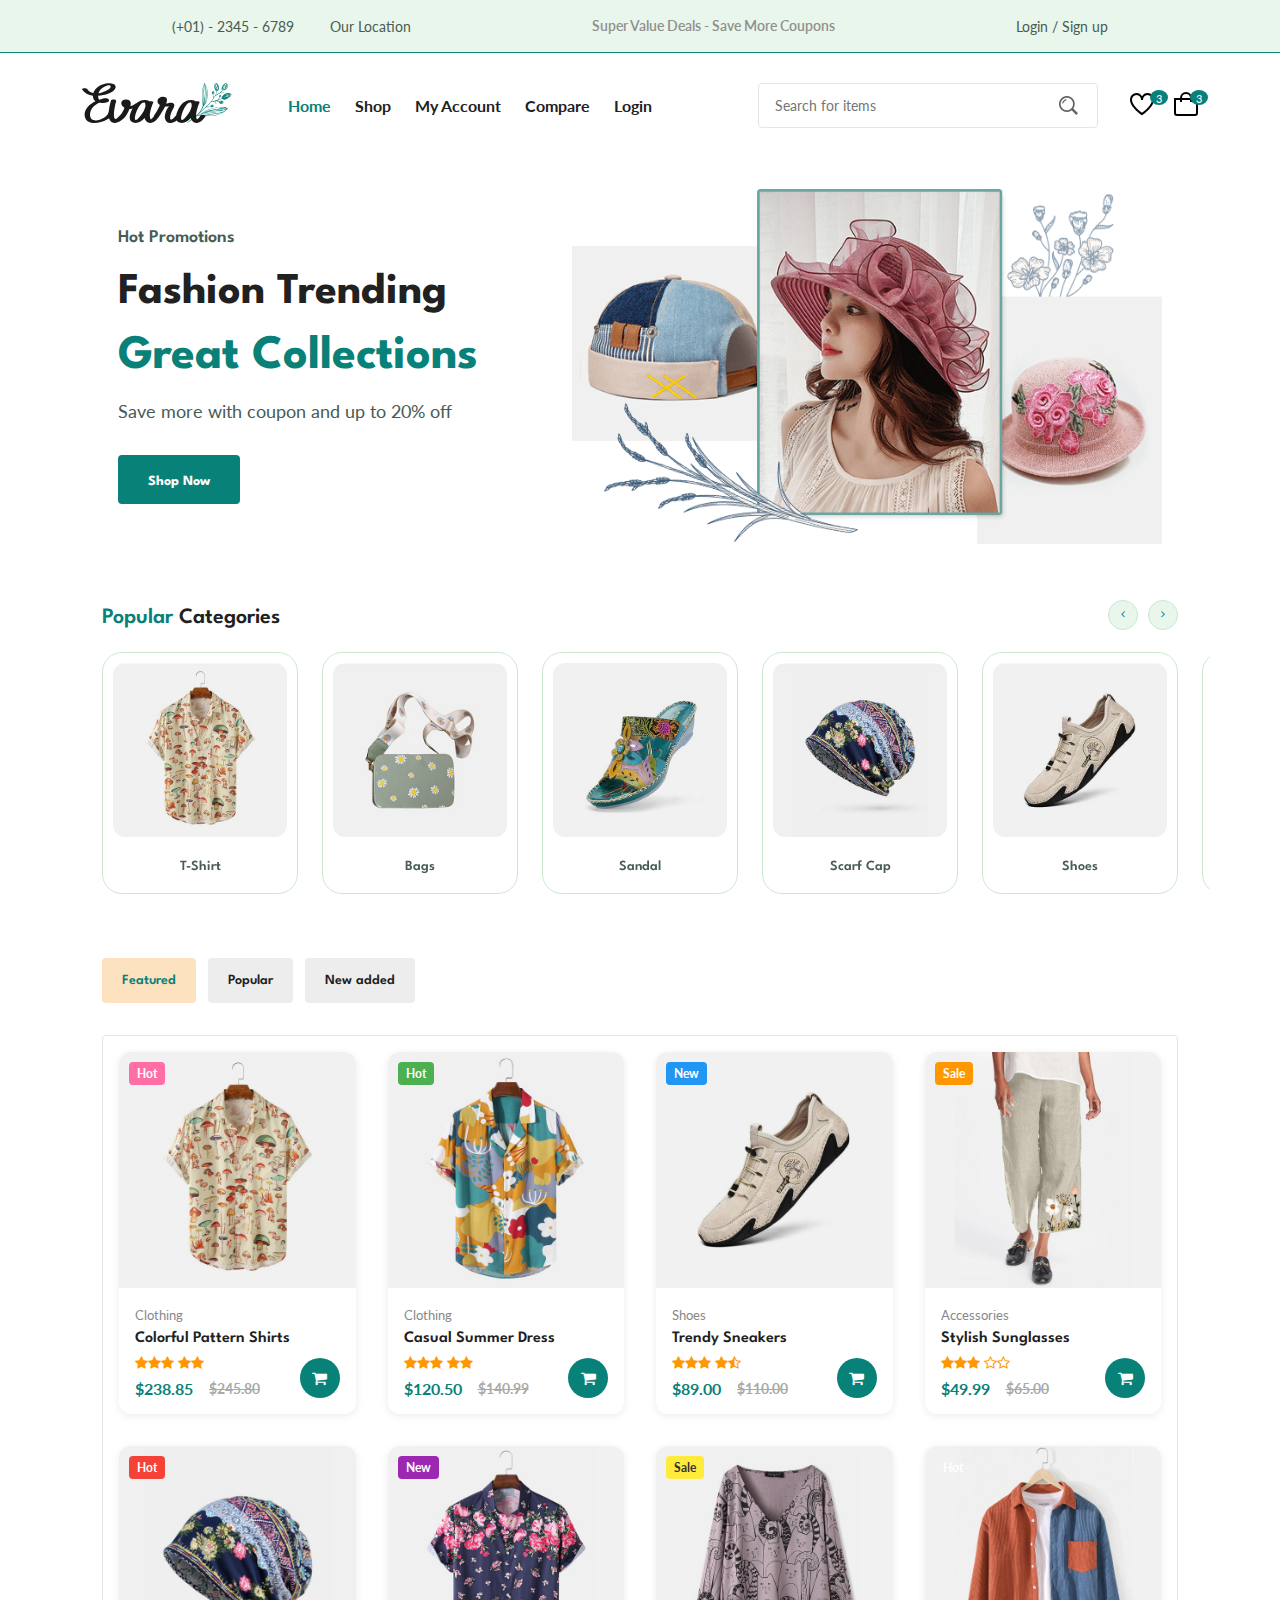
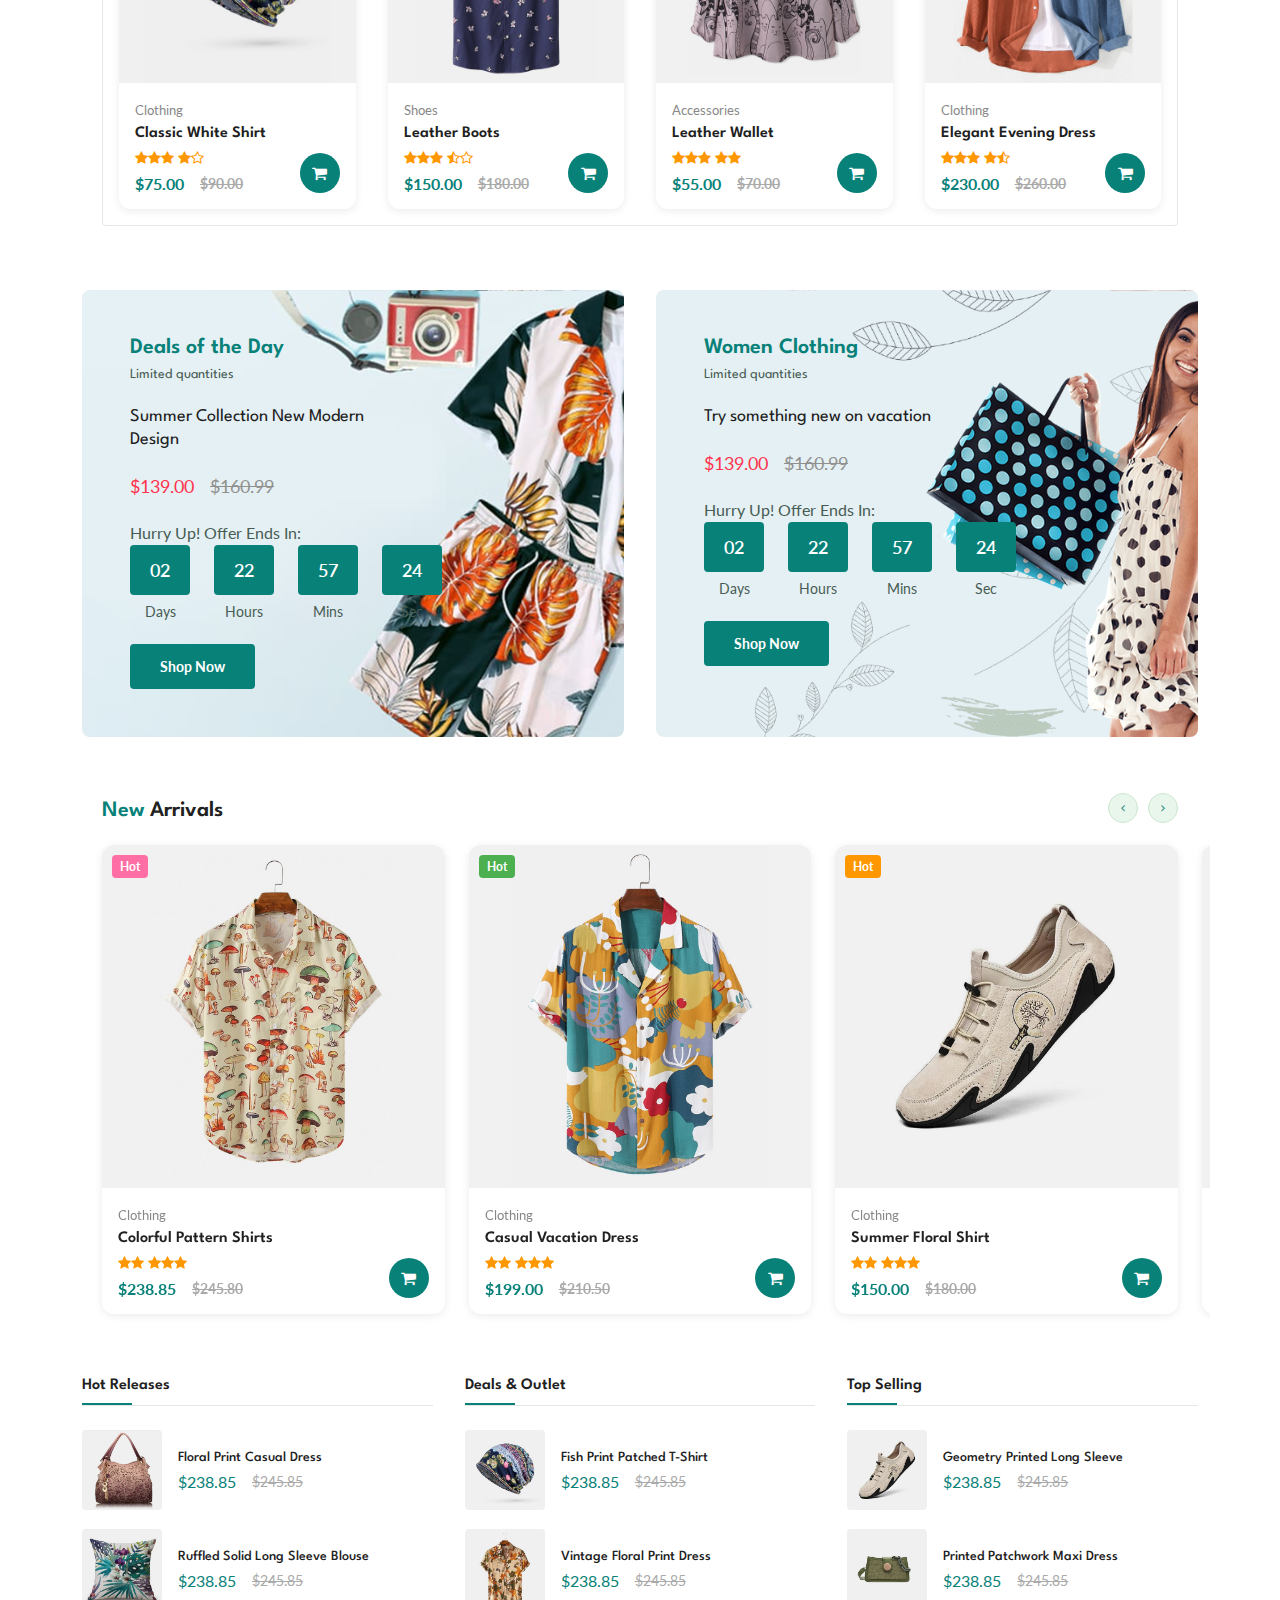
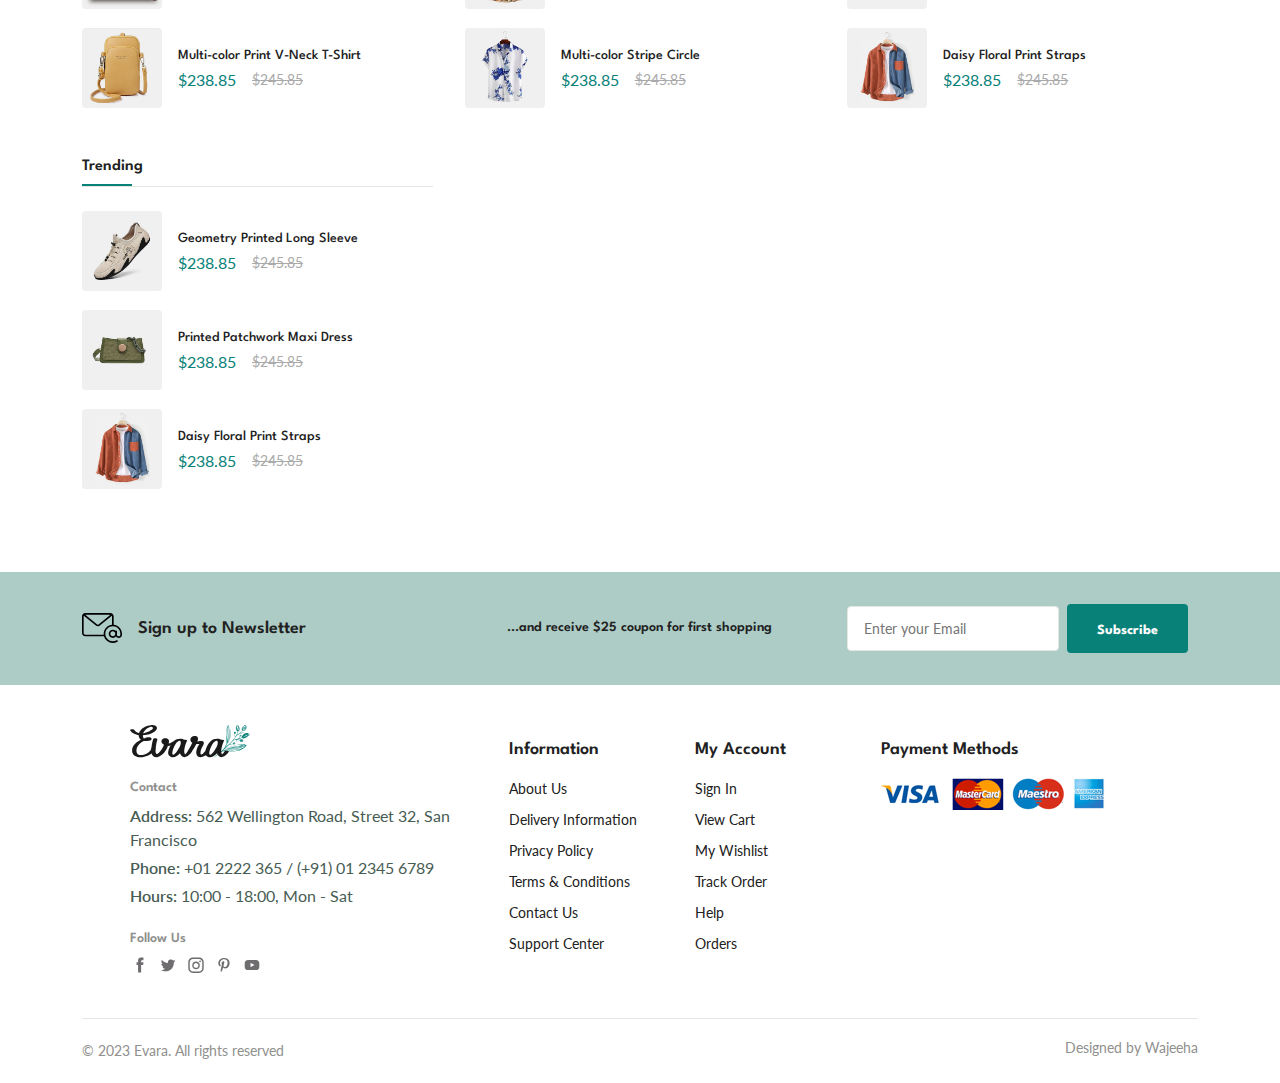
<file: ecommerce website/index.html>
<!DOCTYPE html>
<html lang="en">
  <head>
    <meta charset="UTF-8">
    <meta name="viewport" content="width=device-width, initial-scale=1.0">
    <link rel="stylesheet" href="https://cdnjs.cloudflare.com/ajax/libs/font-awesome/4.7.0/css/font-awesome.min.css">
    <link rel="stylesheet" href="https://cdn.jsdelivr.net/npm/swiper@11/swiper-bundle.min.css">
    <link rel="stylesheet" href="assets/css/styles.css">
    <title>Ecommerce Website</title>
  </head>
  <body>
    <header class="header">
      <div class="header__top">
        <div class="header__container container">
          <div class="header__contact">
            <span>(+01) - 2345 - 6789</span>
            <span>Our Location</span>
          </div>
          <p class="header__alert-news">Super Value Deals - Save More Coupons</p>
          <a href="login-register.html" class="header__top-action">Login / Sign up</a>
        </div>
      </div>
      <nav class="nav container">
        <a href="index.html" class="nav__logo">
          <img src="assets/img/logo.svg" alt="Logo" class="nav__logo-img">
        </a>
         <div class="nav__toggle" id="nav-toggle">
              <img src="assets/img/menu-burger.svg" alt="Menu">
        </div>
        <div class="nav__menu" id="nav-menu">
          <ul class="nav__list">
            <li><a href="index.html" class="nav__link active-link">Home</a></li>
            <li><a href="shop.html" class="nav__link">Shop</a></li>
            <li><a href="accounts.html" class="nav__link">My Account</a></li>
            <li><a href="compare.html" class="nav__link">Compare</a></li>
            <li><a href="login-register.html" class="nav__link">Login</a></li>
          </ul>
          <div class="header__search">
            <input type="text" placeholder="Search for items" class="form__input">
            <button class="search__btn">
              <img src="assets/img/search.png" alt="Search">
            </button>
          </div>
          <div class="header__user-actions">
            <a href="wishlist.html" class="header__action-btn">
              <img src="assets/img/icon-heart.svg" alt="Wishlist">
              <span class="count">3</span>
            </a>
            <a href="cart.html" class="header__action-btn">
              <img src="assets/img/icon-cart.svg" alt="Cart">
              <span class="count">3</span>
            </a>
          </div>
        </div>
      </nav>
    </header>
<main class="main">
    <section class="home section--lg">
     <div class="home__container container grid">
    <div class="home__content">
      <span class="home__subtitle">Hot Promotions</span>
      <h1 class="home__title">
        Fashion Trending <span>Great Collections</span>
      </h1>
      <p class="home__description">Save more with coupon and up to 20% off</p>
      <a href="shop.html" class="btn">Shop Now</a>
    </div>
    <img src="assets/img/home-img.png" alt="Home Banner" class="home__img">
  </div>
   </section>
<section class="categories container section">
  <h3 class="section__title"><span>Popular</span> Categories</h3>
  <div class="categories__container swiper">
    <div class="swiper-wrapper">
      <a href="shop.html" class="category__item swiper-slide">
        <img src="assets/img/category-1.jpg" alt="T-Shirt" class="category__img">
        <h3 class="category__title">T-Shirt</h3>
      </a>
      <a href="shop.html" class="category__item swiper-slide">
        <img src="assets/img/category-2.jpg" alt="Bags" class="category__img">
        <h3 class="category__title">Bags</h3>
      </a>
      <a href="shop.html" class="category__item swiper-slide">
        <img src="assets/img/category-3.jpg" alt="Sandal" class="category__img">
        <h3 class="category__title">Sandal</h3>
      </a>
      <a href="shop.html" class="category__item swiper-slide">
        <img src="assets/img/category-4.jpg" alt="Scarf Cap" class="category__img">
        <h3 class="category__title">Scarf Cap</h3>
      </a>
      <a href="shop.html" class="category__item swiper-slide">
        <img src="assets/img/category-5.jpg" alt="Shoes" class="category__img">
        <h3 class="category__title">Shoes</h3>
      </a>
      <a href="shop.html" class="category__item swiper-slide">
        <img src="assets/img/category-6.jpg" alt="Pillowcase" class="category__img">
        <h3 class="category__title">Pillowcase</h3>
      </a>
      <a href="shop.html" class="category__item swiper-slide">
        <img src="assets/img/category-7.jpg" alt="Jumpsuit" class="category__img">
        <h3 class="category__title">Jumpsuit</h3>
      </a>
      <a href="shop.html" class="category__item swiper-slide">
        <img src="assets/img/category-8.jpg" alt="Hats" class="category__img">
        <h3 class="category__title">Hats</h3>
      </a>
    </div>
    <div class="swiper-button-prev"><i class="fa fa-angle-left" aria-hidden="true"></i></div>
    <div class="swiper-button-next"><i class="fa fa-angle-right" aria-hidden="true"></i></div>
  </div>
</section>
<section class="products container section">
  <div class="tab__btns">
    <span class="tab__btn active-tab" data-target="#featured">Featured</span>
    <span class="tab__btn" data-target="#popular">Popular</span>
    <span class="tab__btn" data-target="#new-added">New added</span>
  </div>
  <div class="tab__items">
    <div class="tab__item active-tab" id="featured">
    <div class="products__container grid">
  <div class="product__item">
    <div class="product__banner">
      <a href="details.html" class="product__images">
        <img src="assets/img/product-1-1.jpg" class="product__image default" alt="Product 1">
        <img src="assets/img/product-1-2.jpg" class="product__image hover" alt="Product 1 Hover">
      </a>
      <div class="product__actions">
        <a href="#" class="action__btn" aria-label="Quick View"><i class="fa fa-eye"></i></a>
        <a href="#" class="action__btn" aria-label="Add to Wishlist"><i class="fa fa-heart"></i></a>
        <a href="#" class="action__btn" aria-label="Compare"><i class="fa fa-random"></i></a>
      </div>
      <div class="product__badge light-pink">Hot</div>
    </div>
    <div class="product__content">
      <span class="product__category">Clothing</span>
      <a href="details.html"><h3 class="product__title">Colorful Pattern Shirts</h3></a>
      <div class="product__rating">
        <i class="fa fa-star"></i><i class="fa fa-star"></i><i class="fa fa-star"></i>
        <i class="fa fa-star"></i><i class="fa fa-star"></i>
      </div>
      <div class="product__price flex">
        <span class="new__price">$238.85</span>
        <span class="old__price">$245.80</span>
      </div>
      <a href="#" class="action__btn cart__btn" aria-label="Add To Cart"><i class="fa fa-shopping-cart"></i></a>
    </div>
  </div>
  <div class="product__item">
    <div class="product__banner">
      <a href="details.html" class="product__images">
        <img src="assets/img/product-2-1.jpg" class="product__image default" alt="Product 2">
        <img src="assets/img/product-2-2.jpg" class="product__image hover" alt="Product 2 Hover">
      </a>
      <div class="product__actions">
        <a href="#" class="action__btn" aria-label="Quick View"><i class="fa fa-eye"></i></a>
        <a href="#" class="action__btn" aria-label="Add to Wishlist"><i class="fa fa-heart"></i></a>
        <a href="#" class="action__btn" aria-label="Compare"><i class="fa fa-random"></i></a>
      </div>
      <div class="product__badge light-green">Hot</div>
    </div>
    <div class="product__content">
      <span class="product__category">Clothing</span>
      <a href="details.html"><h3 class="product__title">Casual Summer Dress</h3></a>
      <div class="product__rating">
        <i class="fa fa-star"></i><i class="fa fa-star"></i><i class="fa fa-star"></i>
        <i class="fa fa-star"></i><i class="fa fa-star"></i>
      </div>
      <div class="product__price flex">
        <span class="new__price">$120.50</span>
        <span class="old__price">$140.99</span>
      </div>
      <a href="#" class="action__btn cart__btn" aria-label="Add To Cart"><i class="fa fa-shopping-cart"></i></a>
    </div>
  </div>
  <div class="product__item">
    <div class="product__banner">
      <a href="details.html" class="product__images">
        <img src="assets/img/product-3-1.jpg" class="product__image default" alt="Product 3">
        <img src="assets/img/product-3-2.jpg" class="product__image hover" alt="Product 3 Hover">
      </a>
      <div class="product__actions">
        <a href="#" class="action__btn" aria-label="Quick View"><i class="fa fa-eye"></i></a>
        <a href="#" class="action__btn" aria-label="Add to Wishlist"><i class="fa fa-heart"></i></a>
        <a href="#" class="action__btn" aria-label="Compare"><i class="fa fa-random"></i></a>
      </div>
      <div class="product__badge light-blue">New</div>
    </div>
    <div class="product__content">
      <span class="product__category">Shoes</span>
      <a href="details.html"><h3 class="product__title">Trendy Sneakers</h3></a>
      <div class="product__rating">
        <i class="fa fa-star"></i><i class="fa fa-star"></i><i class="fa fa-star"></i>
        <i class="fa fa-star"></i><i class="fa fa-star-half-o"></i>
      </div>
      <div class="product__price flex">
        <span class="new__price">$89.00</span>
        <span class="old__price">$110.00</span>
      </div>
      <a href="#" class="action__btn cart__btn" aria-label="Add To Cart"><i class="fa fa-shopping-cart"></i></a>
    </div>
  </div>
  <div class="product__item">
    <div class="product__banner">
      <a href="details.html" class="product__images">
        <img src="assets/img/product-4-1.jpg" class="product__image default" alt="Product 4">
        <img src="assets/img/product-4-2.jpg" class="product__image hover" alt="Product 4 Hover">
      </a>
      <div class="product__actions">
        <a href="#" class="action__btn" aria-label="Quick View"><i class="fa fa-eye"></i></a>
        <a href="#" class="action__btn" aria-label="Add to Wishlist"><i class="fa fa-heart"></i></a>
        <a href="#" class="action__btn" aria-label="Compare"><i class="fa fa-random"></i></a>
      </div>
      <div class="product__badge light-orange">Sale</div>
    </div>
    <div class="product__content">
      <span class="product__category">Accessories</span>
      <a href="details.html"><h3 class="product__title">Stylish Sunglasses</h3></a>
      <div class="product__rating">
        <i class="fa fa-star"></i><i class="fa fa-star"></i><i class="fa fa-star"></i>
        <i class="fa fa-star-o"></i><i class="fa fa-star-o"></i>
      </div>
      <div class="product__price flex">
        <span class="new__price">$49.99</span>
        <span class="old__price">$65.00</span>
      </div>
      <a href="#" class="action__btn cart__btn" aria-label="Add To Cart"><i class="fa fa-shopping-cart"></i></a>
    </div>
  </div>
  <div class="product__item">
    <div class="product__banner">
      <a href="details.html" class="product__images">
        <img src="assets/img/product-5-1.jpg" class="product__image default" alt="Product 5">
        <img src="assets/img/product-5-2.jpg" class="product__image hover" alt="Product 5 Hover">
      </a>
      <div class="product__actions">
        <a href="#" class="action__btn" aria-label="Quick View"><i class="fa fa-eye"></i></a>
        <a href="#" class="action__btn" aria-label="Add to Wishlist"><i class="fa fa-heart"></i></a>
        <a href="#" class="action__btn" aria-label="Compare"><i class="fa fa-random"></i></a>
      </div>
      <div class="product__badge light-red">Hot</div>
    </div>
    <div class="product__content">
      <span class="product__category">Clothing</span>
      <a href="details.html"><h3 class="product__title">Classic White Shirt</h3></a>
      <div class="product__rating">
        <i class="fa fa-star"></i><i class="fa fa-star"></i><i class="fa fa-star"></i>
        <i class="fa fa-star"></i><i class="fa fa-star-o"></i>
      </div>
      <div class="product__price flex">
        <span class="new__price">$75.00</span>
        <span class="old__price">$90.00</span>
      </div>
      <a href="#" class="action__btn cart__btn" aria-label="Add To Cart"><i class="fa fa-shopping-cart"></i></a>
    </div>
  </div>
  <div class="product__item">
    <div class="product__banner">
      <a href="details.html" class="product__images">
        <img src="assets/img/product-6-1.jpg" class="product__image default" alt="Product 6">
        <img src="assets/img/product-6-2.jpg" class="product__image hover" alt="Product 6 Hover">
      </a>
      <div class="product__actions">
        <a href="#" class="action__btn" aria-label="Quick View"><i class="fa fa-eye"></i></a>
        <a href="#" class="action__btn" aria-label="Add to Wishlist"><i class="fa fa-heart"></i></a>
        <a href="#" class="action__btn" aria-label="Compare"><i class="fa fa-random"></i></a>
      </div>
      <div class="product__badge light-purple">New</div>
    </div>
    <div class="product__content">
      <span class="product__category">Shoes</span>
      <a href="details.html"><h3 class="product__title">Leather Boots</h3></a>
      <div class="product__rating">
        <i class="fa fa-star"></i><i class="fa fa-star"></i><i class="fa fa-star"></i>
        <i class="fa fa-star-half-o"></i><i class="fa fa-star-o"></i>
      </div>
      <div class="product__price flex">
        <span class="new__price">$150.00</span>
        <span class="old__price">$180.00</span>
      </div>
      <a href="#" class="action__btn cart__btn" aria-label="Add To Cart"><i class="fa fa-shopping-cart"></i></a>
    </div>
  </div>
  <div class="product__item">
    <div class="product__banner">
      <a href="details.html" class="product__images">
        <img src="assets/img/product-7-1.jpg" class="product__image default" alt="Product 7">
        <img src="assets/img/product-7-2.jpg" class="product__image hover" alt="Product 7 Hover">
      </a>
      <div class="product__actions">
        <a href="#" class="action__btn" aria-label="Quick View"><i class="fa fa-eye"></i></a>
        <a href="#" class="action__btn" aria-label="Add to Wishlist"><i class="fa fa-heart"></i></a>
        <a href="#" class="action__btn" aria-label="Compare"><i class="fa fa-random"></i></a>
      </div>
      <div class="product__badge light-yellow">Sale</div>
    </div>
    <div class="product__content">
      <span class="product__category">Accessories</span>
      <a href="details.html"><h3 class="product__title">Leather Wallet</h3></a>
      <div class="product__rating">
        <i class="fa fa-star"></i><i class="fa fa-star"></i><i class="fa fa-star"></i>
        <i class="fa fa-star"></i><i class="fa fa-star"></i>
      </div>
      <div class="product__price flex">
        <span class="new__price">$55.00</span>
        <span class="old__price">$70.00</span>
      </div>
      <a href="#" class="action__btn cart__btn" aria-label="Add To Cart"><i class="fa fa-shopping-cart"></i></a>
    </div>
  </div>
  <div class="product__item">
    <div class="product__banner">
      <a href="details.html" class="product__images">
        <img src="assets/img/product-8-1.jpg" class="product__image default" alt="Product 8">
        <img src="assets/img/product-8-2.jpg" class="product__image hover" alt="Product 8 Hover">
      </a>
      <div class="product__actions">
        <a href="#" class="action__btn" aria-label="Quick View"><i class="fa fa-eye"></i></a>
        <a href="#" class="action__btn" aria-label="Add to Wishlist"><i class="fa fa-heart"></i></a>
        <a href="#" class="action__btn" aria-label="Compare"><i class="fa fa-random"></i></a>
      </div>
      <div class="product__badge light-gray">Hot</div>
    </div>
    <div class="product__content">
      <span class="product__category">Clothing</span>
      <a href="details.html"><h3 class="product__title">Elegant Evening Dress</h3></a>
      <div class="product__rating">
        <i class="fa fa-star"></i><i class="fa fa-star"></i><i class="fa fa-star"></i>
        <i class="fa fa-star"></i><i class="fa fa-star-half-o"></i>
      </div>
      <div class="product__price flex">
        <span class="new__price">$230.00</span>
        <span class="old__price">$260.00</span>
      </div>
      <a href="#" class="action__btn cart__btn" aria-label="Add To Cart"><i class="fa fa-shopping-cart"></i></a>
    </div>
  </div>
    </div>
    </div> 
    <div class="tab__item" id="popular">
        <div class="products__container grid">
  <div class="product__item">
    <div class="product__banner">
      <a href="details.html" class="product__images">
        <img src="assets/img/product-12-1.jpg" class="product__image default" alt="Product 1">
        <img src="assets/img/product-12-2.jpg" class="product__image hover" alt="Product 1 Hover">
      </a>
      <div class="product__actions">
        <a href="#" class="action__btn" aria-label="Quick View"><i class="fa fa-eye"></i></a>
        <a href="#" class="action__btn" aria-label="Add to Wishlist"><i class="fa fa-heart"></i></a>
        <a href="#" class="action__btn" aria-label="Compare"><i class="fa fa-random"></i></a>
      </div>
      <div class="product__badge light-pink">Hot</div>
    </div>
    <div class="product__content">
      <span class="product__category">Clothing</span>
      <a href="details.html"><h3 class="product__title">Colorful Pattern Shirts</h3></a>
      <div class="product__rating">
        <i class="fa fa-star"></i><i class="fa fa-star"></i><i class="fa fa-star"></i>
        <i class="fa fa-star"></i><i class="fa fa-star"></i>
      </div>
      <div class="product__price flex">
        <span class="new__price">$238.85</span>
        <span class="old__price">$245.80</span>
      </div>
      <a href="#" class="action__btn cart__btn" aria-label="Add To Cart"><i class="fa fa-shopping-cart"></i></a>
    </div>
  </div>
  <div class="product__item">
    <div class="product__banner">
      <a href="details.html" class="product__images">
        <img src="assets/img/product-2-1.jpg" class="product__image default" alt="Product 2">
        <img src="assets/img/product-2-2.jpg" class="product__image hover" alt="Product 2 Hover">
      </a>
      <div class="product__actions">
        <a href="#" class="action__btn" aria-label="Quick View"><i class="fa fa-eye"></i></a>
        <a href="#" class="action__btn" aria-label="Add to Wishlist"><i class="fa fa-heart"></i></a>
        <a href="#" class="action__btn" aria-label="Compare"><i class="fa fa-random"></i></a>
      </div>
      <div class="product__badge light-green">Hot</div>
    </div>
    <div class="product__content">
      <span class="product__category">Clothing</span>
      <a href="details.html"><h3 class="product__title">Casual Summer Dress</h3></a>
      <div class="product__rating">
        <i class="fa fa-star"></i><i class="fa fa-star"></i><i class="fa fa-star"></i>
        <i class="fa fa-star"></i><i class="fa fa-star"></i>
      </div>
      <div class="product__price flex">
        <span class="new__price">$120.50</span>
        <span class="old__price">$140.99</span>
      </div>
      <a href="#" class="action__btn cart__btn" aria-label="Add To Cart"><i class="fa fa-shopping-cart"></i></a>
    </div>
  </div>
  <div class="product__item">
    <div class="product__banner">
      <a href="details.html" class="product__images">
        <img src="assets/img/product-3-1.jpg" class="product__image default" alt="Product 3">
        <img src="assets/img/product-3-2.jpg" class="product__image hover" alt="Product 3 Hover">
      </a>
      <div class="product__actions">
        <a href="#" class="action__btn" aria-label="Quick View"><i class="fa fa-eye"></i></a>
        <a href="#" class="action__btn" aria-label="Add to Wishlist"><i class="fa fa-heart"></i></a>
        <a href="#" class="action__btn" aria-label="Compare"><i class="fa fa-random"></i></a>
      </div>
      <div class="product__badge light-blue">New</div>
    </div>
    <div class="product__content">
      <span class="product__category">Shoes</span>
      <a href="details.html"><h3 class="product__title">Trendy Sneakers</h3></a>
      <div class="product__rating">
        <i class="fa fa-star"></i><i class="fa fa-star"></i><i class="fa fa-star"></i>
        <i class="fa fa-star"></i><i class="fa fa-star-half-o"></i>
      </div>
      <div class="product__price flex">
        <span class="new__price">$89.00</span>
        <span class="old__price">$110.00</span>
      </div>
      <a href="#" class="action__btn cart__btn" aria-label="Add To Cart"><i class="fa fa-shopping-cart"></i></a>
    </div>
  </div>
  <div class="product__item">
    <div class="product__banner">
      <a href="details.html" class="product__images">
        <img src="assets/img/product-4-1.jpg" class="product__image default" alt="Product 4">
        <img src="assets/img/product-4-2.jpg" class="product__image hover" alt="Product 4 Hover">
      </a>
      <div class="product__actions">
        <a href="#" class="action__btn" aria-label="Quick View"><i class="fa fa-eye"></i></a>
        <a href="#" class="action__btn" aria-label="Add to Wishlist"><i class="fa fa-heart"></i></a>
        <a href="#" class="action__btn" aria-label="Compare"><i class="fa fa-random"></i></a>
      </div>
      <div class="product__badge light-orange">Sale</div>
    </div>
    <div class="product__content">
      <span class="product__category">Accessories</span>
      <a href="details.html"><h3 class="product__title">Stylish Sunglasses</h3></a>
      <div class="product__rating">
        <i class="fa fa-star"></i><i class="fa fa-star"></i><i class="fa fa-star"></i>
        <i class="fa fa-star-o"></i><i class="fa fa-star-o"></i>
      </div>
      <div class="product__price flex">
        <span class="new__price">$49.99</span>
        <span class="old__price">$65.00</span>
      </div>
      <a href="#" class="action__btn cart__btn" aria-label="Add To Cart"><i class="fa fa-shopping-cart"></i></a>
    </div>
  </div>
  <div class="product__item">
    <div class="product__banner">
      <a href="details.html" class="product__images">
        <img src="assets/img/product-5-1.jpg" class="product__image default" alt="Product 5">
        <img src="assets/img/product-5-2.jpg" class="product__image hover" alt="Product 5 Hover">
      </a>
      <div class="product__actions">
        <a href="#" class="action__btn" aria-label="Quick View"><i class="fa fa-eye"></i></a>
        <a href="#" class="action__btn" aria-label="Add to Wishlist"><i class="fa fa-heart"></i></a>
        <a href="#" class="action__btn" aria-label="Compare"><i class="fa fa-random"></i></a>
      </div>
      <div class="product__badge light-red">Hot</div>
    </div>
    <div class="product__content">
      <span class="product__category">Clothing</span>
      <a href="details.html"><h3 class="product__title">Classic White Shirt</h3></a>
      <div class="product__rating">
        <i class="fa fa-star"></i><i class="fa fa-star"></i><i class="fa fa-star"></i>
        <i class="fa fa-star"></i><i class="fa fa-star-o"></i>
      </div>
      <div class="product__price flex">
        <span class="new__price">$75.00</span>
        <span class="old__price">$90.00</span>
      </div>
      <a href="#" class="action__btn cart__btn" aria-label="Add To Cart"><i class="fa fa-shopping-cart"></i></a>
    </div>
  </div>
  <div class="product__item">
    <div class="product__banner">
      <a href="details.html" class="product__images">
        <img src="assets/img/product-6-1.jpg" class="product__image default" alt="Product 6">
        <img src="assets/img/product-6-2.jpg" class="product__image hover" alt="Product 6 Hover">
      </a>
      <div class="product__actions">
        <a href="#" class="action__btn" aria-label="Quick View"><i class="fa fa-eye"></i></a>
        <a href="#" class="action__btn" aria-label="Add to Wishlist"><i class="fa fa-heart"></i></a>
        <a href="#" class="action__btn" aria-label="Compare"><i class="fa fa-random"></i></a>
      </div>
      <div class="product__badge light-purple">New</div>
    </div>
    <div class="product__content">
      <span class="product__category">Shoes</span>
      <a href="details.html"><h3 class="product__title">Leather Boots</h3></a>
      <div class="product__rating">
        <i class="fa fa-star"></i><i class="fa fa-star"></i><i class="fa fa-star"></i>
        <i class="fa fa-star-half-o"></i><i class="fa fa-star-o"></i>
      </div>
      <div class="product__price flex">
        <span class="new__price">$150.00</span>
        <span class="old__price">$180.00</span>
      </div>
      <a href="#" class="action__btn cart__btn" aria-label="Add To Cart"><i class="fa fa-shopping-cart"></i></a>
    </div>
  </div>
  <div class="product__item">
    <div class="product__banner">
      <a href="details.html" class="product__images">
        <img src="assets/img/product-11-1.jpg" class="product__image default" alt="Product 7">
        <img src="assets/img/product-11-2.jpg" class="product__image hover" alt="Product 7 Hover">
      </a>
      <div class="product__actions">
        <a href="#" class="action__btn" aria-label="Quick View"><i class="fa fa-eye"></i></a>
        <a href="#" class="action__btn" aria-label="Add to Wishlist"><i class="fa fa-heart"></i></a>
        <a href="#" class="action__btn" aria-label="Compare"><i class="fa fa-random"></i></a>
      </div>
      <div class="product__badge light-yellow">Sale</div>
    </div>
    <div class="product__content">
      <span class="product__category">Accessories</span>
      <a href="details.html"><h3 class="product__title">Leather Wallet</h3></a>
      <div class="product__rating">
        <i class="fa fa-star"></i><i class="fa fa-star"></i><i class="fa fa-star"></i>
        <i class="fa fa-star"></i><i class="fa fa-star"></i>
      </div>
      <div class="product__price flex">
        <span class="new__price">$55.00</span>
        <span class="old__price">$70.00</span>
      </div>
      <a href="#" class="action__btn cart__btn" aria-label="Add To Cart"><i class="fa fa-shopping-cart"></i></a>
    </div>
  </div>
  <div class="product__item">
    <div class="product__banner">
      <a href="details.html" class="product__images">
        <img src="assets/img/product-9-1.jpg" class="product__image default" alt="Product 8">
        <img src="assets/img/product-9-2.jpg" class="product__image hover" alt="Product 8 Hover">
      </a>
      <div class="product__actions">
        <a href="#" class="action__btn" aria-label="Quick View"><i class="fa fa-eye"></i></a>
        <a href="#" class="action__btn" aria-label="Add to Wishlist"><i class="fa fa-heart"></i></a>
        <a href="#" class="action__btn" aria-label="Compare"><i class="fa fa-random"></i></a>
      </div>
      <div class="product__badge light-gray">Hot</div>
    </div>
    <div class="product__content">
      <span class="product__category">Clothing</span>
      <a href="details.html"><h3 class="product__title">Elegant Evening Dress</h3></a>
      <div class="product__rating">
        <i class="fa fa-star"></i><i class="fa fa-star"></i><i class="fa fa-star"></i>
        <i class="fa fa-star"></i><i class="fa fa-star-half-o"></i>
      </div>
      <div class="product__price flex">
        <span class="new__price">$230.00</span>
        <span class="old__price">$260.00</span>
      </div>
      <a href="#" class="action__btn cart__btn" aria-label="Add To Cart"><i class="fa fa-shopping-cart"></i></a>
    </div>
  </div>
    </div>
  </div>
    <div class="tab__item" id="new-added">
           <div class="products__container grid">
  <div class="product__item">
    <div class="product__banner">
      <a href="details.html" class="product__images">
        <img src="assets/img/product-1-1.jpg" class="product__image default" alt="Product 1">
        <img src="assets/img/product-1-2.jpg" class="product__image hover" alt="Product 1 Hover">
      </a>
      <div class="product__actions">
        <a href="#" class="action__btn" aria-label="Quick View"><i class="fa fa-eye"></i></a>
        <a href="#" class="action__btn" aria-label="Add to Wishlist"><i class="fa fa-heart"></i></a>
        <a href="#" class="action__btn" aria-label="Compare"><i class="fa fa-random"></i></a>
      </div>
      <div class="product__badge light-pink">Hot</div>
    </div>
    <div class="product__content">
      <span class="product__category">Clothing</span>
      <a href="details.html"><h3 class="product__title">Colorful Pattern Shirts</h3></a>
      <div class="product__rating">
        <i class="fa fa-star"></i><i class="fa fa-star"></i><i class="fa fa-star"></i>
        <i class="fa fa-star"></i><i class="fa fa-star"></i>
      </div>
      <div class="product__price flex">
        <span class="new__price">$238.85</span>
        <span class="old__price">$245.80</span>
      </div>
      <a href="#" class="action__btn cart__btn" aria-label="Add To Cart"><i class="fa fa-shopping-cart"></i></a>
    </div>
  </div>
  <div class="product__item">
    <div class="product__banner">
      <a href="details.html" class="product__images">
        <img src="assets/img/product-9-1.jpg" class="product__image default" alt="Product 2">
        <img src="assets/img/product-9-2.jpg" class="product__image hover" alt="Product 2 Hover">
      </a>
      <div class="product__actions">
        <a href="#" class="action__btn" aria-label="Quick View"><i class="fa fa-eye"></i></a>
        <a href="#" class="action__btn" aria-label="Add to Wishlist"><i class="fa fa-heart"></i></a>
        <a href="#" class="action__btn" aria-label="Compare"><i class="fa fa-random"></i></a>
      </div>
      <div class="product__badge light-green">Hot</div>
    </div>
    <div class="product__content">
      <span class="product__category">Clothing</span>
      <a href="details.html"><h3 class="product__title">Casual Summer Dress</h3></a>
      <div class="product__rating">
        <i class="fa fa-star"></i><i class="fa fa-star"></i><i class="fa fa-star"></i>
        <i class="fa fa-star"></i><i class="fa fa-star"></i>
      </div>
      <div class="product__price flex">
        <span class="new__price">$120.50</span>
        <span class="old__price">$140.99</span>
      </div>
      <a href="#" class="action__btn cart__btn" aria-label="Add To Cart"><i class="fa fa-shopping-cart"></i></a>
    </div>
  </div>
  <div class="product__item">
    <div class="product__banner">
      <a href="details.html" class="product__images">
        <img src="assets/img/product-3-1.jpg" class="product__image default" alt="Product 3">
        <img src="assets/img/product-3-2.jpg" class="product__image hover" alt="Product 3 Hover">
      </a>
      <div class="product__actions">
        <a href="#" class="action__btn" aria-label="Quick View"><i class="fa fa-eye"></i></a>
        <a href="#" class="action__btn" aria-label="Add to Wishlist"><i class="fa fa-heart"></i></a>
        <a href="#" class="action__btn" aria-label="Compare"><i class="fa fa-random"></i></a>
      </div>
      <div class="product__badge light-blue">New</div>
    </div>
    <div class="product__content">
      <span class="product__category">Shoes</span>
      <a href="details.html"><h3 class="product__title">Trendy Sneakers</h3></a>
      <div class="product__rating">
        <i class="fa fa-star"></i><i class="fa fa-star"></i><i class="fa fa-star"></i>
        <i class="fa fa-star"></i><i class="fa fa-star-half-o"></i>
      </div>
      <div class="product__price flex">
        <span class="new__price">$89.00</span>
        <span class="old__price">$110.00</span>
      </div>
      <a href="#" class="action__btn cart__btn" aria-label="Add To Cart"><i class="fa fa-shopping-cart"></i></a>
    </div>
  </div>
  <div class="product__item">
    <div class="product__banner">
      <a href="details.html" class="product__images">
        <img src="assets/img/product-11-1.jpg" class="product__image default" alt="Product 4">
        <img src="assets/img/product-11-2.jpg" class="product__image hover" alt="Product 4 Hover">
      </a>
      <div class="product__actions">
        <a href="#" class="action__btn" aria-label="Quick View"><i class="fa fa-eye"></i></a>
        <a href="#" class="action__btn" aria-label="Add to Wishlist"><i class="fa fa-heart"></i></a>
        <a href="#" class="action__btn" aria-label="Compare"><i class="fa fa-random"></i></a>
      </div>
      <div class="product__badge light-orange">Sale</div>
    </div>
    <div class="product__content">
      <span class="product__category">Accessories</span>
      <a href="details.html"><h3 class="product__title">Stylish Sunglasses</h3></a>
      <div class="product__rating">
        <i class="fa fa-star"></i><i class="fa fa-star"></i><i class="fa fa-star"></i>
        <i class="fa fa-star-o"></i><i class="fa fa-star-o"></i>
      </div>
      <div class="product__price flex">
        <span class="new__price">$49.99</span>
        <span class="old__price">$65.00</span>
      </div>
      <a href="#" class="action__btn cart__btn" aria-label="Add To Cart"><i class="fa fa-shopping-cart"></i></a>
    </div>
  </div>
  <div class="product__item">
    <div class="product__banner">
      <a href="details.html" class="product__images">
        <img src="assets/img/product-5-1.jpg" class="product__image default" alt="Product 5">
        <img src="assets/img/product-5-2.jpg" class="product__image hover" alt="Product 5 Hover">
      </a>
      <div class="product__actions">
        <a href="#" class="action__btn" aria-label="Quick View"><i class="fa fa-eye"></i></a>
        <a href="#" class="action__btn" aria-label="Add to Wishlist"><i class="fa fa-heart"></i></a>
        <a href="#" class="action__btn" aria-label="Compare"><i class="fa fa-random"></i></a>
      </div>
      <div class="product__badge light-red">Hot</div>
    </div>
    <div class="product__content">
      <span class="product__category">Clothing</span>
      <a href="details.html"><h3 class="product__title">Classic White Shirt</h3></a>
      <div class="product__rating">
        <i class="fa fa-star"></i><i class="fa fa-star"></i><i class="fa fa-star"></i>
        <i class="fa fa-star"></i><i class="fa fa-star-o"></i>
      </div>
      <div class="product__price flex">
        <span class="new__price">$75.00</span>
        <span class="old__price">$90.00</span>
      </div>
      <a href="#" class="action__btn cart__btn" aria-label="Add To Cart"><i class="fa fa-shopping-cart"></i></a>
    </div>
  </div>
  <div class="product__item">
    <div class="product__banner">
      <a href="details.html" class="product__images">
        <img src="assets/img/product-6-1.jpg" class="product__image default" alt="Product 6">
        <img src="assets/img/product-6-2.jpg" class="product__image hover" alt="Product 6 Hover">
      </a>
      <div class="product__actions">
        <a href="#" class="action__btn" aria-label="Quick View"><i class="fa fa-eye"></i></a>
        <a href="#" class="action__btn" aria-label="Add to Wishlist"><i class="fa fa-heart"></i></a>
        <a href="#" class="action__btn" aria-label="Compare"><i class="fa fa-random"></i></a>
      </div>
      <div class="product__badge light-purple">New</div>
    </div>
    <div class="product__content">
      <span class="product__category">Shoes</span>
      <a href="details.html"><h3 class="product__title">Leather Boots</h3></a>
      <div class="product__rating">
        <i class="fa fa-star"></i><i class="fa fa-star"></i><i class="fa fa-star"></i>
        <i class="fa fa-star-half-o"></i><i class="fa fa-star-o"></i>
      </div>
      <div class="product__price flex">
        <span class="new__price">$150.00</span>
        <span class="old__price">$180.00</span>
      </div>
      <a href="#" class="action__btn cart__btn" aria-label="Add To Cart"><i class="fa fa-shopping-cart"></i></a>
    </div>
  </div>
  <div class="product__item">
    <div class="product__banner">
      <a href="details.html" class="product__images">
        <img src="assets/img/product-10-1.jpg" class="product__image default" alt="Product 7">
        <img src="assets/img/product-10-2.jpg" class="product__image hover" alt="Product 7 Hover">
      </a>
      <div class="product__actions">
        <a href="#" class="action__btn" aria-label="Quick View"><i class="fa fa-eye"></i></a>
        <a href="#" class="action__btn" aria-label="Add to Wishlist"><i class="fa fa-heart"></i></a>
        <a href="#" class="action__btn" aria-label="Compare"><i class="fa fa-random"></i></a>
      </div>
      <div class="product__badge light-yellow">Sale</div>
    </div>
    <div class="product__content">
      <span class="product__category">Accessories</span>
      <a href="details.html"><h3 class="product__title">Leather Wallet</h3></a>
      <div class="product__rating">
        <i class="fa fa-star"></i><i class="fa fa-star"></i><i class="fa fa-star"></i>
        <i class="fa fa-star"></i><i class="fa fa-star"></i>
      </div>
      <div class="product__price flex">
        <span class="new__price">$55.00</span>
        <span class="old__price">$70.00</span>
      </div>
      <a href="#" class="action__btn cart__btn" aria-label="Add To Cart"><i class="fa fa-shopping-cart"></i></a>
    </div>
  </div>
  <div class="product__item">
    <div class="product__banner">
      <a href="details.html" class="product__images">
        <img src="assets/img/product-8-1.jpg" class="product__image default" alt="Product 8">
        <img src="assets/img/product-8-2.jpg" class="product__image hover" alt="Product 8 Hover">
      </a>
      <div class="product__actions">
        <a href="#" class="action__btn" aria-label="Quick View"><i class="fa fa-eye"></i></a>
        <a href="#" class="action__btn" aria-label="Add to Wishlist"><i class="fa fa-heart"></i></a>
        <a href="#" class="action__btn" aria-label="Compare"><i class="fa fa-random"></i></a>
      </div>
      <div class="product__badge light-gray">Hot</div>
    </div>
    <div class="product__content">
      <span class="product__category">Clothing</span>
      <a href="details.html"><h3 class="product__title">Elegant Evening Dress</h3></a>
      <div class="product__rating">
        <i class="fa fa-star"></i><i class="fa fa-star"></i><i class="fa fa-star"></i>
        <i class="fa fa-star"></i><i class="fa fa-star-half-o"></i>
      </div>
      <div class="product__price flex">
        <span class="new__price">$230.00</span>
        <span class="old__price">$260.00</span>
      </div>
      <a href="#" class="action__btn cart__btn" aria-label="Add To Cart"><i class="fa fa-shopping-cart"></i></a>
    </div>
  </div>
    </div>
    </div>
  </div>
</section>
<section class="deals section">
  <div class="deals__container container grid">
    <div class="deals__item">
      <div class="deals__group">
        <h3 class="deals__brand">Deals of the Day</h3>
        <span class="deals__category">Limited quantities</span>
      </div>
      <h4 class="deals__title">Summer Collection New Modern Design</h4>
      <div class="deals__price flex">
        <span class="new__price">$139.00</span>
        <span class="old__price">$160.99</span>
      </div>
      <div class="deals__group">
        <p>Hurry Up! Offer Ends In:</p>
        <div class="countdown">
          <div class="countdown__amount"><p class="countdown__period">02</p><span class="unit">Days</span></div>
          <div class="countdown__amount"><p class="countdown__period">22</p><span class="unit">Hours</span></div>
          <div class="countdown__amount"><p class="countdown__period">57</p><span class="unit">Mins</span></div>
          <div class="countdown__amount"><p class="countdown__period">24</p><span class="unit">Sec</span></div>
        </div>
      </div>
      <div class="deals__btn">
        <a href="details.html" class="btn btn--md">Shop Now</a>
      </div>
    </div>
    <div class="deals__item">
      <div class="deals__group">
        <h3 class="deals__brand">Women Clothing</h3>
        <span class="deals__category">Limited quantities</span>
      </div>
      <h4 class="deals__title">Try something new on vacation</h4>
      <div class="deals__price flex">
        <span class="new__price">$139.00</span>
        <span class="old__price">$160.99</span>
      </div>
      <div class="deals__group">
        <p>Hurry Up! Offer Ends In:</p>
        <div class="countdown">
          <div class="countdown__amount"><p class="countdown__period">02</p><span class="unit">Days</span></div>
          <div class="countdown__amount"><p class="countdown__period">22</p><span class="unit">Hours</span></div>
          <div class="countdown__amount"><p class="countdown__period">57</p><span class="unit">Mins</span></div>
          <div class="countdown__amount"><p class="countdown__period">24</p><span class="unit">Sec</span></div>
        </div>
      </div>
      <div class="deals__btn">
        <a href="details.html" class="btn btn--md">Shop Now</a>
      </div>
    </div>
  </div>
</section>
<section class="new__arrivals container section">
  <h3 class="section__title"><span>New</span> Arrivals</h3>
  <div class="new__container swiper">
    <div class="swiper-wrapper">
      <div class="product__item swiper-slide">
        <div class="product__banner">
          <a href="details.html" class="product__images">
            <img src="assets/img/product-1-1.jpg" class="product__image default">
            <img src="assets/img/product-1-2.jpg" class="product__image hover">
          </a>
          <div class="product__actions">
            <a href="#" class="action__btn"><i class="fa fa-eye"></i></a>
            <a href="#" class="action__btn"><i class="fa fa-heart"></i></a>
            <a href="#" class="action__btn"><i class="fa fa-random"></i></a>
          </div>
          <div class="product__badge light-pink">Hot</div>
        </div>
        <div class="product__content">
          <span class="product__category">Clothing</span>
          <a href="details.html"><h3 class="product__title">Colorful Pattern Shirts</h3></a>
          <div class="product__rating">
            <i class="fa fa-star"></i><i class="fa fa-star"></i>
            <i class="fa fa-star"></i><i class="fa fa-star"></i><i class="fa fa-star"></i>
          </div>
          <div class="product__price flex">
            <span class="new__price">$238.85</span>
            <span class="old__price">$245.80</span>
          </div>
          <a href="#" class="action__btn cart__btn"><i class="fa fa-shopping-cart"></i></a>
        </div>
      </div>
      <div class="product__item swiper-slide">
        <div class="product__banner">
          <a href="details.html" class="product__images">
            <img src="assets/img/product-2-1.jpg" class="product__image default">
            <img src="assets/img/product-2-2.jpg" class="product__image hover">
          </a>
          <div class="product__actions">
            <a href="#" class="action__btn"><i class="fa fa-eye"></i></a>
            <a href="#" class="action__btn"><i class="fa fa-heart"></i></a>
            <a href="#" class="action__btn"><i class="fa fa-random"></i></a>
          </div>
          <div class="product__badge light-green">Hot</div>
        </div>
        <div class="product__content">
          <span class="product__category">Clothing</span>
          <a href="details.html"><h3 class="product__title">Casual Vacation Dress</h3></a>
          <div class="product__rating">
            <i class="fa fa-star"></i><i class="fa fa-star"></i>
            <i class="fa fa-star"></i><i class="fa fa-star"></i><i class="fa fa-star"></i>
          </div>
          <div class="product__price flex">
            <span class="new__price">$199.00</span>
            <span class="old__price">$210.50</span>
          </div>
          <a href="#" class="action__btn cart__btn"><i class="fa fa-shopping-cart"></i></a>
        </div>
      </div>
      <div class="product__item swiper-slide">
        <div class="product__banner">
          <a href="details.html" class="product__images">
            <img src="assets/img/product-3-1.jpg" class="product__image default">
            <img src="assets/img/product-3-2.jpg" class="product__image hover">
          </a>
          <div class="product__actions">
            <a href="#" class="action__btn"><i class="fa fa-eye"></i></a>
            <a href="#" class="action__btn"><i class="fa fa-heart"></i></a>
            <a href="#" class="action__btn"><i class="fa fa-random"></i></a>
          </div>
          <div class="product__badge light-orange">Hot</div>
        </div>
        <div class="product__content">
          <span class="product__category">Clothing</span>
          <a href="details.html"><h3 class="product__title">Summer Floral Shirt</h3></a>
          <div class="product__rating">
            <i class="fa fa-star"></i><i class="fa fa-star"></i>
            <i class="fa fa-star"></i><i class="fa fa-star"></i><i class="fa fa-star"></i>
          </div>
          <div class="product__price flex">
            <span class="new__price">$150.00</span>
            <span class="old__price">$180.00</span>
          </div>
          <a href="#" class="action__btn cart__btn"><i class="fa fa-shopping-cart"></i></a>
        </div>
      </div>
      <div class="product__item swiper-slide">
        <div class="product__banner">
          <a href="details.html" class="product__images">
            <img src="assets/img/product-4-1.jpg" class="product__image default">
            <img src="assets/img/product-4-2.jpg" class="product__image hover">
          </a>
          <div class="product__actions">
            <a href="#" class="action__btn"><i class="fa fa-eye"></i></a>
            <a href="#" class="action__btn"><i class="fa fa-heart"></i></a>
            <a href="#" class="action__btn"><i class="fa fa-random"></i></a>
          </div>
          <div class="product__badge light-blue">Hot</div>
        </div>
        <div class="product__content">
          <span class="product__category">Clothing</span>
          <a href="details.html"><h3 class="product__title">Stylish Denim Jacket</h3></a>
          <div class="product__rating">
            <i class="fa fa-star"></i><i class="fa fa-star"></i>
            <i class="fa fa-star"></i><i class="fa fa-star"></i><i class="fa fa-star"></i>
          </div>
          <div class="product__price flex">
            <span class="new__price">$120.00</span>
            <span class="old__price">$135.00</span>
          </div>
          <a href="#" class="action__btn cart__btn"><i class="fa fa-shopping-cart"></i></a>
        </div>
      </div>
    </div>
    <div class="swiper-button-prev"><i class="fa fa-angle-left"></i></div>
    <div class="swiper-button-next"><i class="fa fa-angle-right"></i></div>
  </div>
</section>
<section class="showcase section">
  <div class="showcase__container container grid">
    <div class="showcase__wrapper">
      <h3 class="section__title">Hot Releases</h3>
      <div class="showcase__item">
        <a href="details.html" class="showcase__img-box">
          <img src="assets/img/showcase-img-1.jpg" class="showcase__img" alt="Floral Print Casual Dress">
        </a>
        <div class="showcase__content">
          <a href="details.html"><h4 class="showcase__title">Floral Print Casual Dress</h4></a>
          <div class="showcase__price flex">
            <span class="new__price">$238.85</span>
            <span class="old__price">$245.85</span>
          </div>
        </div>
      </div>
      <div class="showcase__item">
        <a href="details.html" class="showcase__img-box">
          <img src="assets/img/showcase-img-2.jpg" class="showcase__img" alt="Ruffled Solid Long Sleeve Blouse">
        </a>
        <div class="showcase__content">
          <a href="details.html"><h4 class="showcase__title">Ruffled Solid Long Sleeve Blouse</h4></a>
          <div class="showcase__price flex">
            <span class="new__price">$238.85</span>
            <span class="old__price">$245.85</span>
          </div>
        </div>
      </div>
      <div class="showcase__item">
        <a href="details.html" class="showcase__img-box">
          <img src="assets/img/showcase-img-3.jpg" class="showcase__img" alt="Multi-color Print V-Neck T-Shirt">
        </a>
        <div class="showcase__content">
          <a href="details.html"><h4 class="showcase__title">Multi-color Print V-Neck T-Shirt</h4></a>
          <div class="showcase__price flex">
            <span class="new__price">$238.85</span>
            <span class="old__price">$245.85</span>
          </div>
        </div>
      </div>
    </div>
    <div class="showcase__wrapper">
      <h3 class="section__title">Deals & Outlet</h3>
      <div class="showcase__item">
        <a href="details.html" class="showcase__img-box">
          <img src="assets/img/showcase-img-4.jpg" class="showcase__img" alt="Fish Print Patched T-Shirt">
        </a>
        <div class="showcase__content">
          <a href="details.html"><h4 class="showcase__title">Fish Print Patched T-Shirt</h4></a>
          <div class="showcase__price flex">
            <span class="new__price">$238.85</span>
            <span class="old__price">$245.85</span>
          </div>
        </div>
      </div>
      <div class="showcase__item">
        <a href="details.html" class="showcase__img-box">
          <img src="assets/img/showcase-img-5.jpg" class="showcase__img" alt="Vintage Floral Print Dress">
        </a>
        <div class="showcase__content">
          <a href="details.html"><h4 class="showcase__title">Vintage Floral Print Dress</h4></a>
          <div class="showcase__price flex">
            <span class="new__price">$238.85</span>
            <span class="old__price">$245.85</span>
          </div>
        </div>
      </div>
      <div class="showcase__item">
        <a href="details.html" class="showcase__img-box">
          <img src="assets/img/showcase-img-6.jpg" class="showcase__img" alt="Multi-color Stripe Circle">
        </a>
        <div class="showcase__content">
          <a href="details.html"><h4 class="showcase__title">Multi-color Stripe Circle</h4></a>
          <div class="showcase__price flex">
            <span class="new__price">$238.85</span>
            <span class="old__price">$245.85</span>
          </div>
        </div>
      </div>
    </div>
    <div class="showcase__wrapper">
      <h3 class="section__title">Top Selling</h3>
      <div class="showcase__item">
        <a href="details.html" class="showcase__img-box">
          <img src="assets/img/showcase-img-7.jpg" class="showcase__img" alt="Geometry Printed Long Sleeve">
        </a>
        <div class="showcase__content">
          <a href="details.html"><h4 class="showcase__title">Geometry Printed Long Sleeve</h4></a>
          <div class="showcase__price flex">
            <span class="new__price">$238.85</span>
            <span class="old__price">$245.85</span>
          </div>
        </div>
      </div>
      <div class="showcase__item">
        <a href="details.html" class="showcase__img-box">
          <img src="assets/img/showcase-img-8.jpg" class="showcase__img" alt="Printed Patchwork Maxi Dress">
        </a>
        <div class="showcase__content">
          <a href="details.html"><h4 class="showcase__title">Printed Patchwork Maxi Dress</h4></a>
          <div class="showcase__price flex">
            <span class="new__price">$238.85</span>
            <span class="old__price">$245.85</span>
          </div>
        </div>
      </div>
      <div class="showcase__item">
        <a href="details.html" class="showcase__img-box">
          <img src="assets/img/showcase-img-9.jpg" class="showcase__img" alt="Daisy Floral Print Straps">
        </a>
        <div class="showcase__content">
          <a href="details.html"><h4 class="showcase__title">Daisy Floral Print Straps</h4></a>
          <div class="showcase__price flex">
            <span class="new__price">$238.85</span>
            <span class="old__price">$245.85</span>
          </div>
        </div>
      </div>
    </div>
    <div class="showcase__wrapper">
      <h3 class="section__title">Trending</h3>
      <div class="showcase__item">
        <a href="details.html" class="showcase__img-box">
          <img src="assets/img/showcase-img-7.jpg" class="showcase__img" alt="Geometry Printed Long Sleeve">
        </a>
        <div class="showcase__content">
          <a href="details.html"><h4 class="showcase__title">Geometry Printed Long Sleeve</h4></a>
          <div class="showcase__price flex">
            <span class="new__price">$238.85</span>
            <span class="old__price">$245.85</span>
          </div>
        </div>
      </div>
      <div class="showcase__item">
        <a href="details.html" class="showcase__img-box">
          <img src="assets/img/showcase-img-8.jpg" class="showcase__img" alt="Printed Patchwork Maxi Dress">
        </a>
        <div class="showcase__content">
          <a href="details.html"><h4 class="showcase__title">Printed Patchwork Maxi Dress</h4></a>
          <div class="showcase__price flex">
            <span class="new__price">$238.85</span>
            <span class="old__price">$245.85</span>
          </div>
        </div>
      </div>
      <div class="showcase__item">
        <a href="details.html" class="showcase__img-box">
          <img src="assets/img/showcase-img-9.jpg" class="showcase__img" alt="Daisy Floral Print Straps">
        </a>
        <div class="showcase__content">
          <a href="details.html"><h4 class="showcase__title">Daisy Floral Print Straps</h4></a>
          <div class="showcase__price flex">
            <span class="new__price">$238.85</span>
            <span class="old__price">$245.85</span>
          </div>
        </div>
      </div>
    </div>
  </div>
</section>
<section class="newsletter section home__newsletter">
        <div class="newsletter__container container grid">
          <h3 class="newsletter__title flex">
            <img src="assets/img/icon-email.svg" class="newsletter__icon" alt="Email Icon">
            Sign up to Newsletter
          </h3>
          <p class="newsletter__description">...and receive $25 coupon for first shopping</p>
          <form class="newsletter__form flex">
            <input type="text" placeholder="Enter your Email" class="form__input">
            <button type="submit" class="btn">Subscribe</button>
          </form>
        </div>
</section>
 </main>
 <footer class="footer container">
      <div class="footer__container grid">
        <div class="footer__content">
          <a href="index.html" class="footer__logo">
            <img src="assets/img/logo.svg" alt="Logo" class="footer__logo-img">
          </a>
          <h4 class="footer__subtitle">Contact</h4>
          <p class="footer__description"><span>Address:</span> 562 Wellington Road, Street 32, San Francisco</p>
          <p class="footer__description"><span>Phone:</span> +01 2222 365 / (+91) 01 2345 6789</p>
          <p class="footer__description"><span>Hours:</span> 10:00 - 18:00, Mon - Sat</p>
          <div class="footer__social">
            <h4 class="footer__subtitle">Follow Us</h4>
            <div class="footer__social-links flex">
              <a href="#"><img src="assets/img/icon-facebook.svg" alt="Facebook" class="footer__social-icon"></a>
              <a href="#"><img src="assets/img/icon-twitter.svg" alt="Twitter" class="footer__social-icon"></a>
              <a href="#"><img src="assets/img/icon-instagram.svg" alt="Instagram" class="footer__social-icon"></a>
              <a href="#"><img src="assets/img/icon-pinterest.svg" alt="Pinterest" class="footer__social-icon"></a>
              <a href="#"><img src="assets/img/icon-youtube.svg" alt="YouTube" class="footer__social-icon"></a>
            </div>
          </div>
        </div>
        <div class="footer__content">
          <h3 class="footer__title">Information</h3>
          <ul class="footer__links">
            <li><a href="#" class="footer__link">About Us</a></li>
            <li><a href="#" class="footer__link">Delivery Information</a></li>
            <li><a href="#" class="footer__link">Privacy Policy</a></li>
            <li><a href="#" class="footer__link">Terms & Conditions</a></li>
            <li><a href="#" class="footer__link">Contact Us</a></li>
            <li><a href="#" class="footer__link">Support Center</a></li>
          </ul>
        </div>
        <div class="footer__content">
          <h3 class="footer__title">My Account</h3>
          <ul class="footer__links">
            <li><a href="#" class="footer__link">Sign In</a></li>
            <li><a href="#" class="footer__link">View Cart</a></li>
            <li><a href="#" class="footer__link">My Wishlist</a></li>
            <li><a href="#" class="footer__link">Track Order</a></li>
            <li><a href="#" class="footer__link">Help</a></li>
            <li><a href="#" class="footer__link">Orders</a></li>
          </ul>
        </div>
        <div class="footer__content">
          <h3 class="footer__title">Payment Methods</h3>
          <img src="assets/img/payment-method.png" alt="Payment Methods" class="payment__img">
        </div>
      </div>
      <div class="footer__bottom">
        <p class="copyright">&copy; 2023 Evara. All rights reserved</p>
        <span class="designer">Designed by Wajeeha</span>
      </div>
</footer>
<script src="https://cdn.jsdelivr.net/npm/swiper@11/swiper-bundle.min.js"></script>
<script src="assets/js/main.js"></script>
  </body>
</html>
</file>
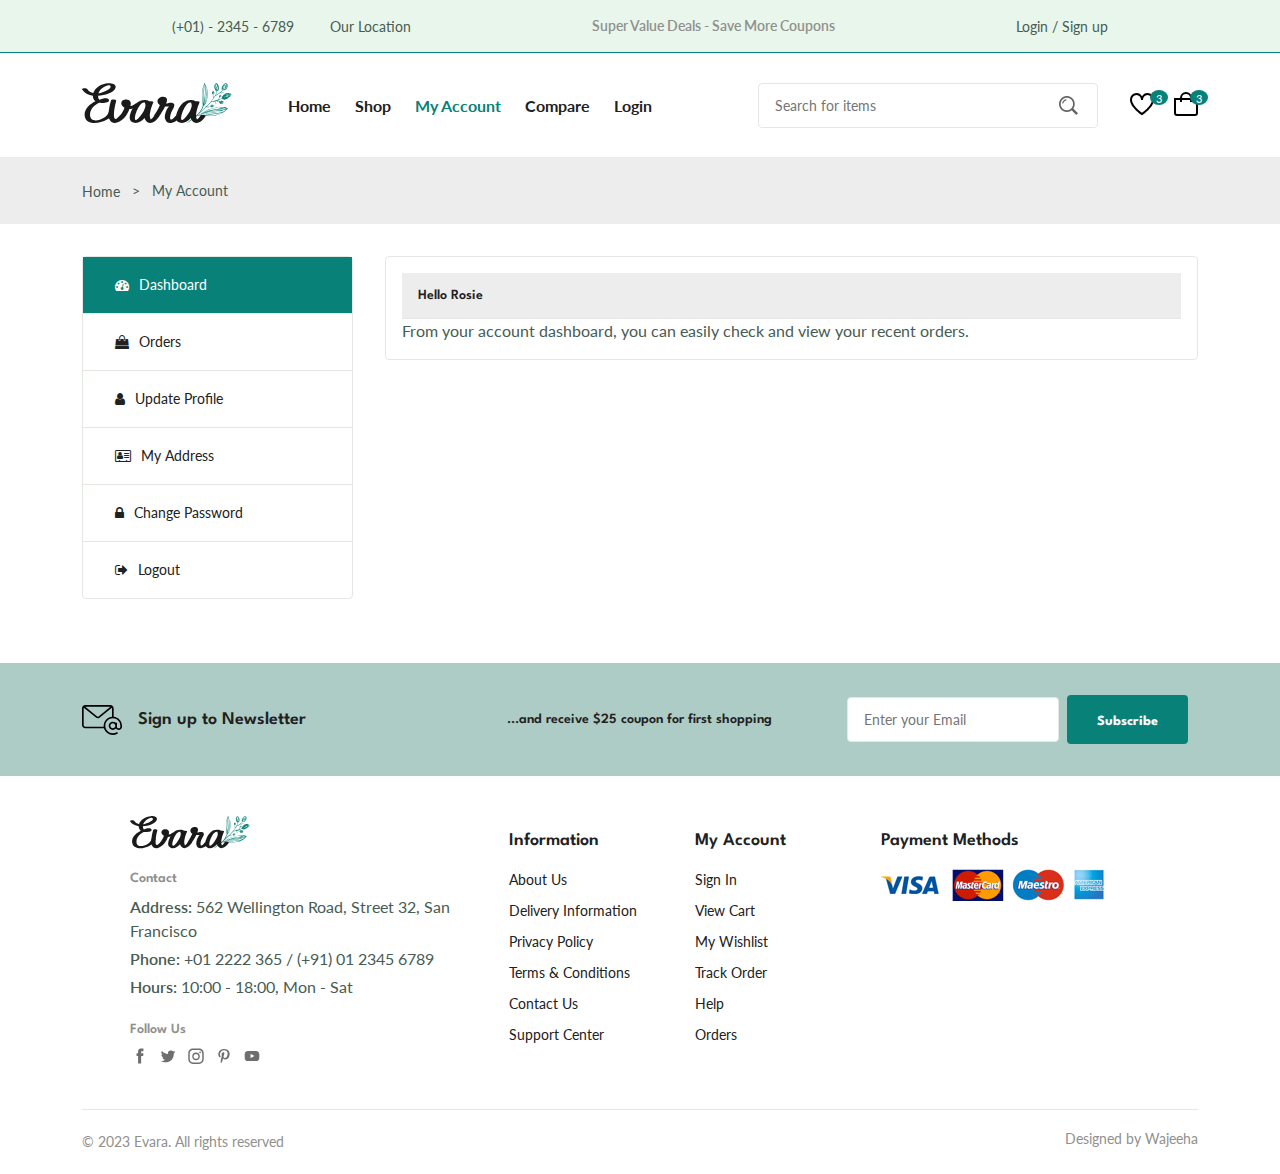
<file: ecommerce website/accounts.html>
<!DOCTYPE html>
<html lang="en">
<head>
  <meta charset="UTF-8"/>
  <meta name="viewport" content="width=device-width, initial-scale=1.0"/>
  <link rel="stylesheet" href="https://cdnjs.cloudflare.com/ajax/libs/font-awesome/4.7.0/css/font-awesome.min.css"/>
  <link rel="stylesheet" href="https://cdn.jsdelivr.net/npm/swiper@11/swiper-bundle.min.css"/>
  <link rel="stylesheet" href="assets/css/styles.css"/>
  <title>Ecommerce Website</title>
</head>
<body>
   <header class="header">
      <div class="header__top">
        <div class="header__container container">
          <div class="header__contact">
            <span>(+01) - 2345 - 6789</span>
            <span>Our Location</span>
          </div>
          <p class="header__alert-news">Super Value Deals - Save More Coupons</p>
          <a href="login-register.html" class="header__top-action">Login / Sign up</a>
        </div>
      </div>
      <nav class="nav container">
        <a href="index.html" class="nav__logo">
          <img src="assets/img/logo.svg" alt="Logo" class="nav__logo-img">
        </a>
         <div class="nav__toggle" id="nav-toggle">
              <img src="assets/img/menu-burger.svg" alt="Menu">
        </div>
        <div class="nav__menu" id="nav-menu">
          <ul class="nav__list">
            <li><a href="index.html" class="nav__link ">Home</a></li>
            <li><a href="shop.html" class="nav__link">Shop</a></li>
            <li><a href="accounts.html" class="nav__link active-link">My Account</a></li>
            <li><a href="compare.html" class="nav__link">Compare</a></li>
            <li><a href="login-register.html" class="nav__link">Login</a></li>
          </ul>
          <div class="header__search">
            <input type="text" placeholder="Search for items" class="form__input">
            <button class="search__btn">
              <img src="assets/img/search.png" alt="Search">
            </button>
          </div>
          <div class="header__user-actions">
            <a href="wishlist.html" class="header__action-btn">
              <img src="assets/img/icon-heart.svg" alt="Wishlist">
              <span class="count">3</span>
            </a>
            <a href="cart.html" class="header__action-btn">
              <img src="assets/img/icon-cart.svg" alt="Cart">
              <span class="count">3</span>
            </a>
          </div>
        </div>
      </nav>
    </header>
  <main class="main">
    <section class="breadcrumb section">
      <ul class="breadcrumb__list flex container">
        <li><a href="index.html" class="breadcrumb__link">Home</a></li>
        <li class="breadcrumb__link">></li>
        <li class="breadcrumb__link">My Account</li>
      </ul>
    </section>
    <section class="accounts section">
      <div class="accounts__container container grid">
        <div class="account__tabs">
          <p class="account__tab active-tab" data-target="#dashboard">
            <i class="fa fa-dashboard"></i> Dashboard
          </p>
          <p class="account__tab" data-target="#orders">
            <i class="fa fa-shopping-bag"></i> Orders
          </p>
          <p class="account__tab" data-target="#update-profile">
            <i class="fa fa-user"></i> Update Profile
          </p>
          <p class="account__tab" data-target="#address">
            <i class="fa fa-address-card-o"></i> My Address
          </p>
          <p class="account__tab" data-target="#change-password">
            <i class="fa fa-lock"></i> Change Password
          </p>
          <p class="account__tab">
            <i class="fa fa-sign-out"></i> Logout
          </p>
        </div>
        <div class="tabs__content">
          <div class="tab__item active-tab" id="dashboard">
            <h3 class="tab__header">Hello Rosie</h3>
            <p class="tab__body">From your account dashboard, you can easily check and view your recent orders.</p>
          </div>
          <div class="tab__item" id="orders">
            <h3 class="tab__header">Your Orders</h3>
            <table class="placed__order-table">
              <thead>
                <tr>
                  <th>Order</th>
                  <th>Date</th>
                  <th>Status</th>
                  <th>Total</th>
                  <th>Actions</th>
                </tr>
              </thead>
              <tbody>
                <tr>
                  <td>#1234</td>
                  <td>March 24, 2023</td>
                  <td>Completed</td>
                  <td>$123.00</td>
                  <td><a href="#" class="view__order">View</a></td>
                </tr>
                <tr>
                  <td>#1783</td>
                  <td>Feb 24, 2024</td>
                  <td>Completed</td>
                  <td>$156.00</td>
                  <td><a href="#" class="view__order">View</a></td>
                </tr>
              </tbody>
            </table>
          </div>
          <div class="tab__item" id="update-profile">
            <h3 class="tab__header">Update Profile</h3>
            <form class="form grid">
              <input type="text" placeholder="Username" class="form__input"/>
              <button class="btn btn--md form__btn">Save</button>
            </form>
          </div>
          <div class="tab__item" id="address">
            <h3 class="tab__header">Shipping Address</h3>
            <address>
              3522 Interstate <br>75 Business Spur, <br>Sault Ste. Marie, MI 48765, New York
            </address>
            <p class="city">New York</p>
            <a href="#" class="edit">Edit</a>
          </div>
          <div class="tab__item" id="change-password">
            <h3 class="tab__header">Change Password</h3>
            <form class="form grid">
              <input type="password" placeholder="Current Password" class="form__input"/>
              <input type="password" placeholder="New Password" class="form__input"/>
              <input type="password" placeholder="Confirm Password" class="form__input"/>
              <button class="btn btn--md form__btn">Save</button>
            </form>
          </div>
        </div>
      </div>
    </section>
    <section class="newsletter section home__newsletter">
      <div class="newsletter__container container grid">
        <h3 class="newsletter__title flex">
          <img src="assets/img/icon-email.svg" class="newsletter__icon" alt="Email Icon"/> Sign up to Newsletter
        </h3>
        <p class="newsletter__description">...and receive $25 coupon for first shopping</p>
        <form class="newsletter__form flex">
          <input type="text" placeholder="Enter your Email" class="form__input"/>
          <button type="submit" class="btn">Subscribe</button>
        </form>
      </div>
    </section>
  </main>
  <footer class="footer container">
    <div class="footer__container grid">
      <div class="footer__content">
        <a href="index.html" class="footer__logo">
          <img src="assets/img/logo.svg" alt="Logo" class="footer__logo-img"/>
        </a>
        <h4 class="footer__subtitle">Contact</h4>
        <p class="footer__description"><span>Address:</span> 562 Wellington Road, Street 32, San Francisco</p>
        <p class="footer__description"><span>Phone:</span> +01 2222 365 / (+91) 01 2345 6789</p>
        <p class="footer__description"><span>Hours:</span> 10:00 - 18:00, Mon - Sat</p>
        <div class="footer__social">
          <h4 class="footer__subtitle">Follow Us</h4>
          <div class="footer__social-links flex">
            <a href="#"><img src="assets/img/icon-facebook.svg" alt="Facebook" class="footer__social-icon"/></a>
            <a href="#"><img src="assets/img/icon-twitter.svg" alt="Twitter" class="footer__social-icon"/></a>
            <a href="#"><img src="assets/img/icon-instagram.svg" alt="Instagram" class="footer__social-icon"/></a>
            <a href="#"><img src="assets/img/icon-pinterest.svg" alt="Pinterest" class="footer__social-icon"/></a>
            <a href="#"><img src="assets/img/icon-youtube.svg" alt="YouTube" class="footer__social-icon"/></a>
          </div>
        </div>
      </div>
      <div class="footer__content">
        <h3 class="footer__title">Information</h3>
        <ul class="footer__links">
          <li><a href="#" class="footer__link">About Us</a></li>
          <li><a href="#" class="footer__link">Delivery Information</a></li>
          <li><a href="#" class="footer__link">Privacy Policy</a></li>
          <li><a href="#" class="footer__link">Terms & Conditions</a></li>
          <li><a href="#" class="footer__link">Contact Us</a></li>
          <li><a href="#" class="footer__link">Support Center</a></li>
        </ul>
      </div>
      <div class="footer__content">
        <h3 class="footer__title">My Account</h3>
        <ul class="footer__links">
          <li><a href="#" class="footer__link">Sign In</a></li>
          <li><a href="#" class="footer__link">View Cart</a></li>
          <li><a href="#" class="footer__link">My Wishlist</a></li>
          <li><a href="#" class="footer__link">Track Order</a></li>
          <li><a href="#" class="footer__link">Help</a></li>
          <li><a href="#" class="footer__link">Orders</a></li>
        </ul>
      </div>
      <div class="footer__content">
        <h3 class="footer__title">Payment Methods</h3>
        <img src="assets/img/payment-method.png" alt="Payment Methods" class="payment__img"/>
      </div>
    </div>
    <div class="footer__bottom">
      <p class="copyright">&copy; 2023 Evara. All rights reserved</p>
      <span class="designer">Designed by Wajeeha</span>
    </div>
  </footer>
  <script src="https://cdn.jsdelivr.net/npm/swiper@11/swiper-bundle.min.js"></script>
  <script src="assets/js/main.js"></script>
</body>
</html>
</file>
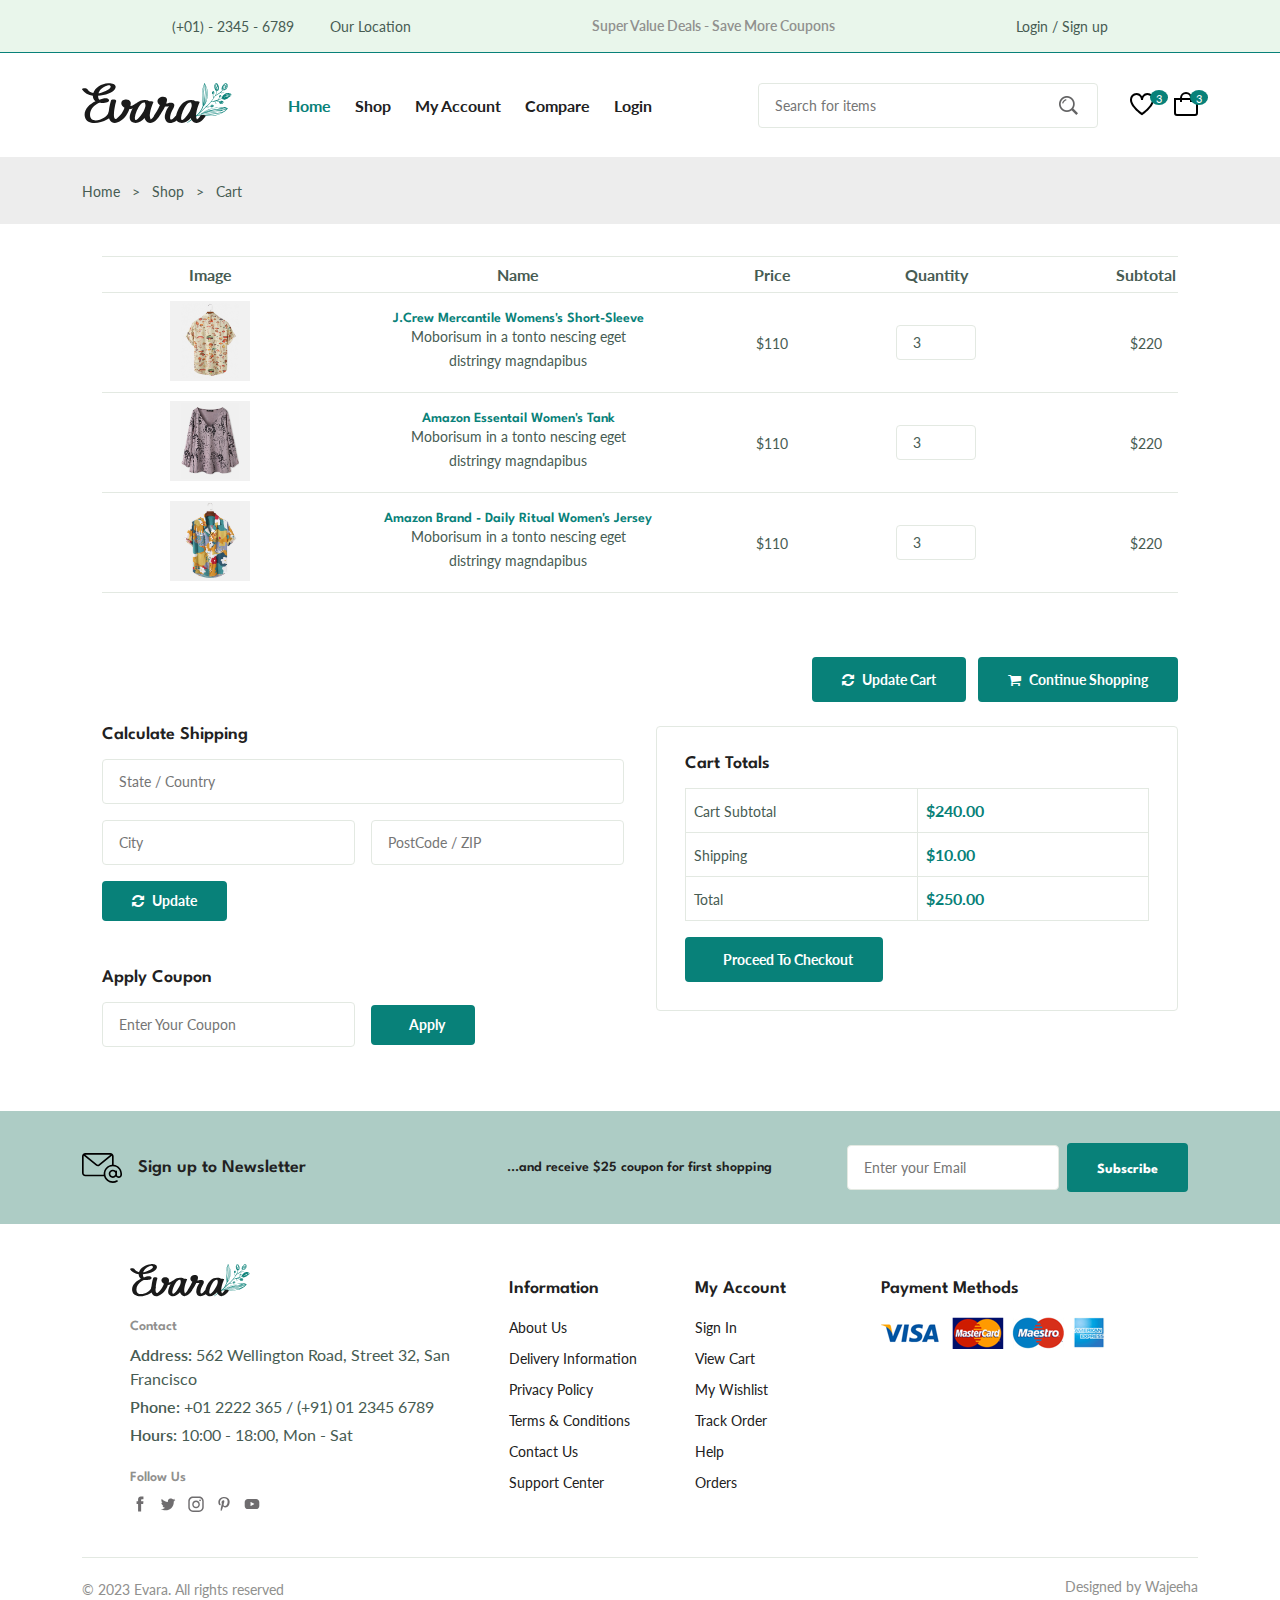
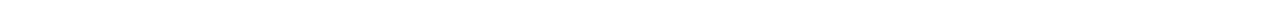
<file: ecommerce website/cart.html>
<!DOCTYPE html>
<html lang="en">
<head>
  <meta charset="UTF-8"/>
  <meta name="viewport" content="width=device-width, initial-scale=1.0"/>
  <link rel="stylesheet" href="https://cdnjs.cloudflare.com/ajax/libs/font-awesome/4.7.0/css/font-awesome.min.css"/>
  <link rel="stylesheet" href="assets/css/styles.css"/>
  <title>Ecommerce Website</title>
</head>
<body>
  <header class="header">
      <div class="header__top">
        <div class="header__container container">
          <div class="header__contact">
            <span>(+01) - 2345 - 6789</span>
            <span>Our Location</span>
          </div>
          <p class="header__alert-news">Super Value Deals - Save More Coupons</p>
          <a href="login-register.html" class="header__top-action">Login / Sign up</a>
        </div>
      </div>
      <nav class="nav container">
        <a href="index.html" class="nav__logo">
          <img src="assets/img/logo.svg" alt="Logo" class="nav__logo-img">
        </a>
         <div class="nav__toggle" id="nav-toggle">
              <img src="assets/img/menu-burger.svg" alt="Menu">
        </div>
        <div class="nav__menu" id="nav-menu">
          <ul class="nav__list">
            <li><a href="index.html" class="nav__link active-link">Home</a></li>
            <li><a href="shop.html" class="nav__link">Shop</a></li>
            <li><a href="accounts.html" class="nav__link">My Account</a></li>
            <li><a href="compare.html" class="nav__link">Compare</a></li>
            <li><a href="login-register.html" class="nav__link">Login</a></li>
          </ul>
          <div class="header__search">
            <input type="text" placeholder="Search for items" class="form__input">
            <button class="search__btn">
              <img src="assets/img/search.png" alt="Search">
            </button>
          </div>
          <div class="header__user-actions">
            <a href="wishlist.html" class="header__action-btn">
              <img src="assets/img/icon-heart.svg" alt="Wishlist">
              <span class="count">3</span>
            </a>
            <a href="cart.html" class="header__action-btn">
              <img src="assets/img/icon-cart.svg" alt="Cart">
              <span class="count">3</span>
            </a>
          </div>
        </div>
      </nav>
    </header>
  <main class="main">
    <section class="breadcrumb section">
      <ul class="breadcrumb__list flex container">
        <li><a href="index.html" class="breadcrumb__link">Home</a></li>
        <li><span class="breadcrumb__link">></span></li>
        <li><span class="breadcrumb__link">Shop</span></li>
        <li><span class="breadcrumb__link">></span></li>
        <li><span class="breadcrumb__link">Cart</span></li>
      </ul>
    </section>
    <section class="cart container section">
      <div class="table__container">
        <table class="table">
          <thead>
            <tr>
              <th>Image</th>
              <th>Name</th>
              <th>Price</th>
              <th>Quantity</th>
              <th>Subtotal</th>
              <th>Remove</th>
            </tr>
          </thead>
          <tbody>
            <tr>
              <td><img src="assets/img/product-1-2.jpg" class="table__img"/></td>
              <td>
                <h3 class="table__title">J.Crew Mercantile Womens's Short-Sleeve</h3>
                <p class="table__description">Moborisum in a tonto nescing eget distringy magndapibus</p>
              </td>
              <td><span class="table__price">$110</span></td>
              <td><input type="number" value="3" class="quantity"/></td>
              <td><span class="table__subtotal">$220</span></td>
              <td><i class="fa fa-trash-o table__trash"></i></td>
            </tr>
            <tr>
              <td><img src="assets/img/product-7-1.jpg" class="table__img"/></td>
              <td>
                <h3 class="table__title">Amazon Essentail Women's Tank</h3>
                <p class="table__description">Moborisum in a tonto nescing eget distringy magndapibus</p>
              </td>
              <td><span class="table__price">$110</span></td>
              <td><input type="number" value="3" class="quantity"/></td>
              <td><span class="table__subtotal">$220</span></td>
              <td><i class="fa fa-trash-o table__trash"></i></td>
            </tr>
            <tr>
              <td><img src="assets/img/product-2-1.jpg" class="table__img"/></td>
              <td>
                <h3 class="table__title">Amazon Brand - Daily Ritual Women's Jersey</h3>
                <p class="table__description">Moborisum in a tonto nescing eget distringy magndapibus</p>
              </td>
              <td><span class="table__price">$110</span></td>
              <td><input type="number" value="3" class="quantity"/></td>
              <td><span class="table__subtotal">$220</span></td>
              <td><i class="fa fa-trash-o table__trash"></i></td>
            </tr>
          </tbody>
        </table>
      </div>
      <div class="cart__actions">
        <a href="#" class="btn flex btn--md"><i class="fa fa-refresh"></i> Update Cart</a>
        <a href="#" class="btn flex btn--md"><i class="fa fa-shopping-cart"></i> Continue Shopping</a>
      </div>
      <div class="cart__group grid">
        <div>
          <div class="cart__shipping">
            <h3 class="section__title">Calculate Shipping</h3>
            <form class="form grid">
              <input type="text" placeholder="State / Country" class="form__input"/>
              <div class="form__group grid">
                <input type="text" placeholder="City" class="form__input"/>
                <input type="text" placeholder="PostCode / ZIP" class="form__input"/>
              </div>
              <div class="form__btn">
                <button class="btn flex btn--sm"><i class="fa fa-refresh"></i> Update</button>
              </div>
            </form>
          </div>
          <div class="cart__coupon">
            <h3 class="section__title">Apply Coupon</h3>
            <form class="coupon__form form grid">
              <div class="form__group grid">
                <input type="text" class="form__input" placeholder="Enter Your Coupon"/>
                <div class="form__btn">
                  <button class="btn flex btn--sm"><i class="fa fa-label"></i> Apply</button>
                </div>
              </div>
            </form>
          </div>
        </div>
        <div class="cart__total">
          <h3 class="section__title">Cart Totals</h3>
          <table class="cart__total-table">
            <tr>
              <td><span class="cart__total-title">Cart Subtotal</span></td>
              <td><span class="cart__total-price">$240.00</span></td>
            </tr>
            <tr>
              <td><span class="cart__total-title">Shipping</span></td>
              <td><span class="cart__total-price">$10.00</span></td>
            </tr>
            <tr>
              <td><span class="cart__total-title">Total</span></td>
              <td><span class="cart__total-price">$250.00</span></td>
            </tr>
          </table>
          <a href="checkout.html" class="btn flex btn--md"><i class="fa fa-box"></i> Proceed To Checkout</a>
        </div>
      </div>
    </section>
    <section class="newsletter section home__newsletter">
      <div class="newsletter__container container grid">
        <h3 class="newsletter__title flex">
          <img src="assets/img/icon-email.svg" class="newsletter__icon" alt="Email Icon"/> Sign up to Newsletter
        </h3>
        <p class="newsletter__description">...and receive $25 coupon for first shopping</p>
        <form class="newsletter__form flex">
          <input type="text" placeholder="Enter your Email" class="form__input"/>
          <button type="submit" class="btn">Subscribe</button>
        </form>
      </div>
    </section>
  </main>
  <footer class="footer container">
    <div class="footer__container grid">
      <div class="footer__content">
        <a href="index.html" class="footer__logo"><img src="assets/img/logo.svg" alt="Logo" class="footer__logo-img"/></a>
        <h4 class="footer__subtitle">Contact</h4>
        <p class="footer__description"><span>Address:</span> 562 Wellington Road, Street 32, San Francisco</p>
        <p class="footer__description"><span>Phone:</span> +01 2222 365 / (+91) 01 2345 6789</p>
        <p class="footer__description"><span>Hours:</span> 10:00 - 18:00, Mon - Sat</p>
        <div class="footer__social">
          <h4 class="footer__subtitle">Follow Us</h4>
          <div class="footer__social-links flex">
            <a href="#"><img src="assets/img/icon-facebook.svg" alt="Facebook" class="footer__social-icon"/></a>
            <a href="#"><img src="assets/img/icon-twitter.svg" alt="Twitter" class="footer__social-icon"/></a>
            <a href="#"><img src="assets/img/icon-instagram.svg" alt="Instagram" class="footer__social-icon"/></a>
            <a href="#"><img src="assets/img/icon-pinterest.svg" alt="Pinterest" class="footer__social-icon"/></a>
            <a href="#"><img src="assets/img/icon-youtube.svg" alt="YouTube" class="footer__social-icon"/></a>
          </div>
        </div>
      </div>
      <div class="footer__content">
        <h3 class="footer__title">Information</h3>
        <ul class="footer__links">
          <li><a href="#" class="footer__link">About Us</a></li>
          <li><a href="#" class="footer__link">Delivery Information</a></li>
          <li><a href="#" class="footer__link">Privacy Policy</a></li>
          <li><a href="#" class="footer__link">Terms & Conditions</a></li>
          <li><a href="#" class="footer__link">Contact Us</a></li>
          <li><a href="#" class="footer__link">Support Center</a></li>
        </ul>
      </div>
      <div class="footer__content">
        <h3 class="footer__title">My Account</h3>
        <ul class="footer__links">
          <li><a href="#" class="footer__link">Sign In</a></li>
          <li><a href="#" class="footer__link">View Cart</a></li>
          <li><a href="#" class="footer__link">My Wishlist</a></li>
          <li><a href="#" class="footer__link">Track Order</a></li>
          <li><a href="#" class="footer__link">Help</a></li>
          <li><a href="#" class="footer__link">Orders</a></li>
        </ul>
      </div>
      <div class="footer__content">
        <h3 class="footer__title">Payment Methods</h3>
        <img src="assets/img/payment-method.png" alt="Payment Methods" class="payment__img"/>
      </div>
    </div>
    <div class="footer__bottom">
      <p class="copyright">&copy; 2023 Evara. All rights reserved</p>
      <span class="designer">Designed by Wajeeha</span>
    </div>
  </footer>
  <script src="assets/js/main.js"></script>
</body>
</html>
</file>
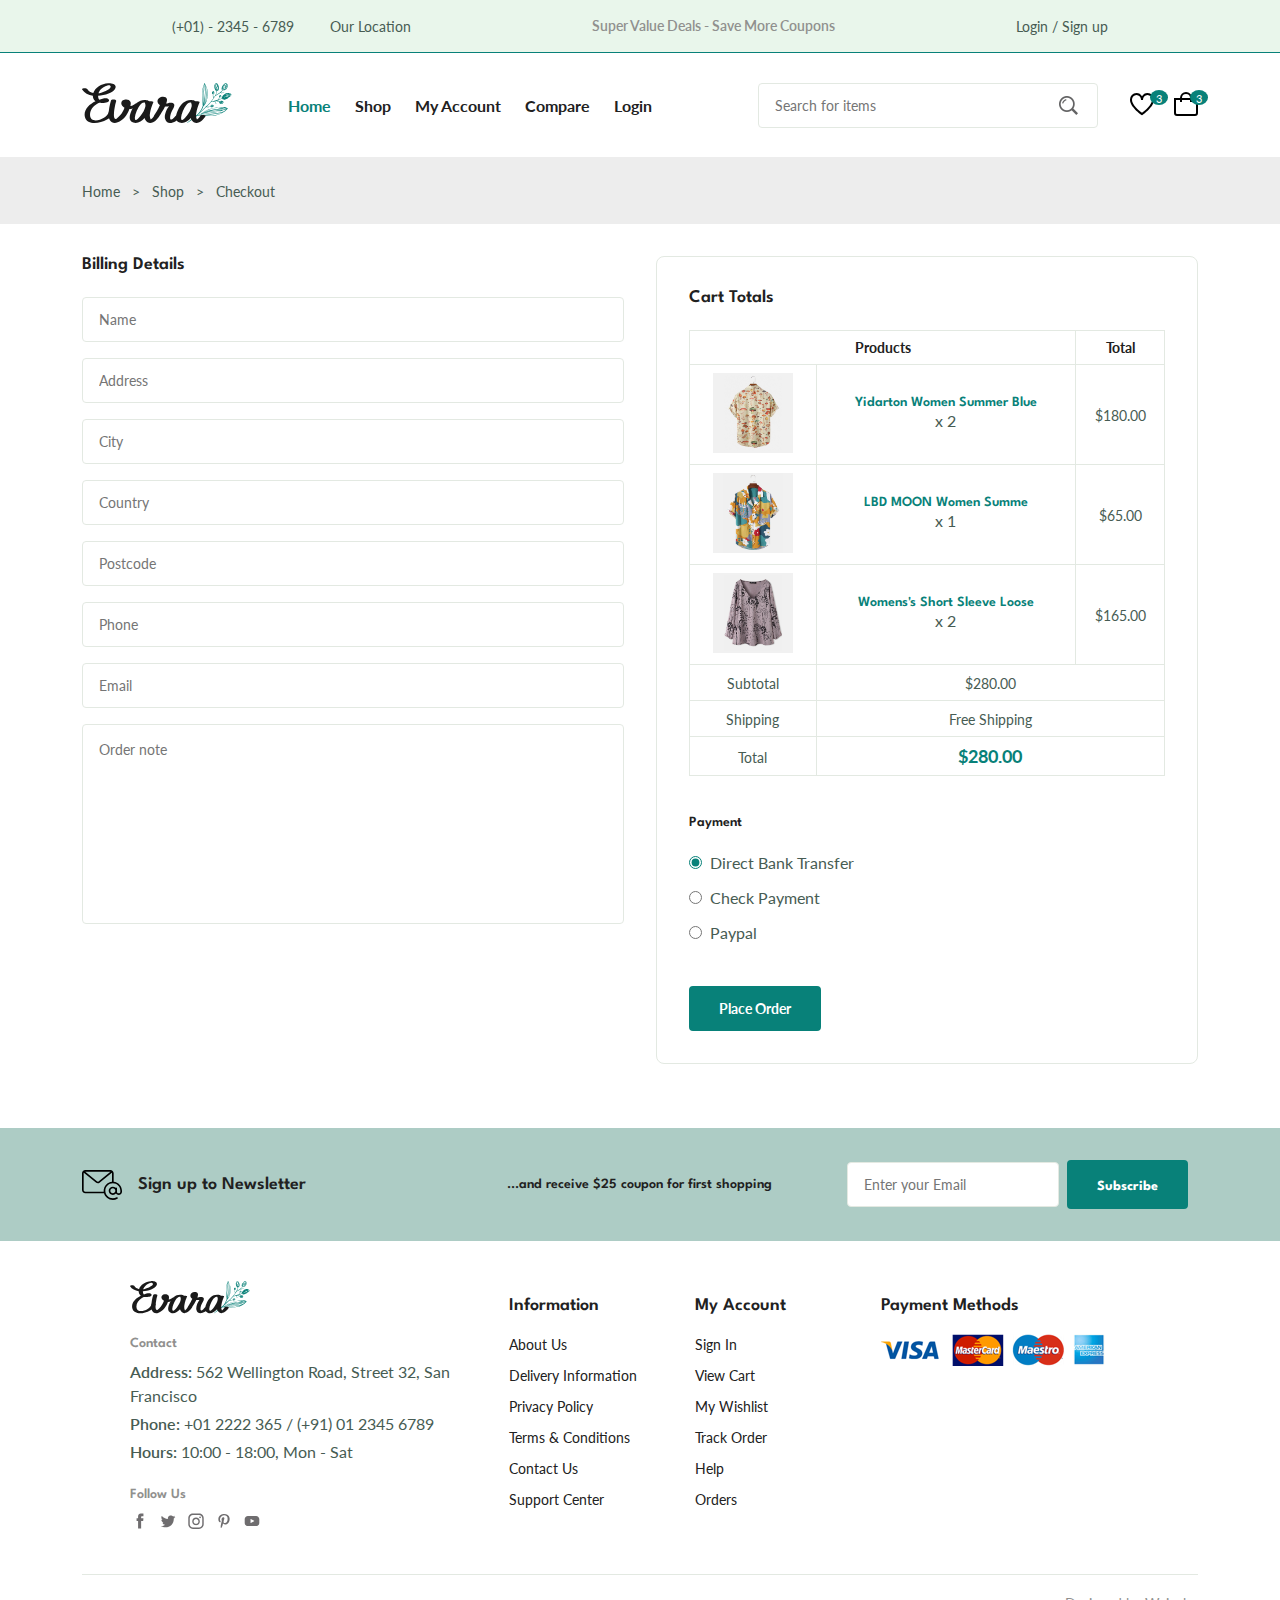
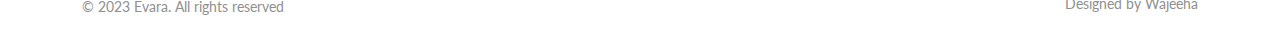
<file: ecommerce website/checkout.html>
<!DOCTYPE html>
<html lang="en">
  <head>
    <meta charset="UTF-8"/>
    <meta name="viewport" content="width=device-width, initial-scale=1.0"/>
    <link rel="stylesheet" href="https://cdnjs.cloudflare.com/ajax/libs/font-awesome/4.7.0/css/font-awesome.min.css"/>
    <link rel="stylesheet" href="assets/css/styles.css"/>
    <title>Ecommerce Website</title>
  </head>
  <body>
    <header class="header">
      <div class="header__top">
        <div class="header__container container">
          <div class="header__contact">
            <span>(+01) - 2345 - 6789</span>
            <span>Our Location</span>
          </div>
          <p class="header__alert-news">Super Value Deals - Save More Coupons</p>
          <a href="login-register.html" class="header__top-action">Login / Sign up</a>
        </div>
      </div>
      <nav class="nav container">
        <a href="index.html" class="nav__logo">
          <img src="assets/img/logo.svg" alt="Logo" class="nav__logo-img">
        </a>
         <div class="nav__toggle" id="nav-toggle">
              <img src="assets/img/menu-burger.svg" alt="Menu">
        </div>
        <div class="nav__menu" id="nav-menu">
          <ul class="nav__list">
            <li><a href="index.html" class="nav__link active-link">Home</a></li>
            <li><a href="shop.html" class="nav__link">Shop</a></li>
            <li><a href="accounts.html" class="nav__link">My Account</a></li>
            <li><a href="compare.html" class="nav__link">Compare</a></li>
            <li><a href="login-register.html" class="nav__link">Login</a></li>
          </ul>
          <div class="header__search">
            <input type="text" placeholder="Search for items" class="form__input">
            <button class="search__btn">
              <img src="assets/img/search.png" alt="Search">
            </button>
          </div>
          <div class="header__user-actions">
            <a href="wishlist.html" class="header__action-btn">
              <img src="assets/img/icon-heart.svg" alt="Wishlist">
              <span class="count">3</span>
            </a>
            <a href="cart.html" class="header__action-btn">
              <img src="assets/img/icon-cart.svg" alt="Cart">
              <span class="count">3</span>
            </a>
          </div>
        </div>
      </nav>
    </header>
    <main class="main">
      <section class="breadcrumb section">
        <ul class="breadcrumb__list flex container">
          <li><a href="index.html" class="breadcrumb__link">Home</a></li>
          <li><span class="breadcrumb__link">></span></li>
          <li><span class="breadcrumb__link">Shop</span></li>
          <li><span class="breadcrumb__link">></span></li>
          <li><span class="breadcrumb__link">Checkout</span></li>
        </ul>
      </section>
      <section class="checkout section">
        <div class="checkout__container container grid">
          <div class="checkout__group">
            <h3 class="section__title">Billing Details</h3>
            <form class="form grid">
              <input type="text" placeholder="Name" class="form__input"/>
              <input type="text" placeholder="Address" class="form__input"/>
              <input type="text" placeholder="City" class="form__input"/>
              <input type="text" placeholder="Country" class="form__input"/>
              <input type="text" placeholder="Postcode" class="form__input"/>
              <input type="tel" placeholder="Phone" class="form__input"/>
              <input type="email" placeholder="Email" class="form__input"/>
              <textarea placeholder="Order note" class="form__input textarea"></textarea>
            </form>
          </div>
          <div class="checkout__group">
            <h3 class="section__title">Cart Totals</h3>
            <table class="order__table">
              <tr>
                <th colspan="2">Products</th>
                <th>Total</th>
              </tr>
              <tr>
                <td><img src="assets/img/product-1-2.jpg" class="order__img"/></td>
                <td>
                  <h3 class="table__title">Yidarton Women Summer Blue</h3>
                  <p class="table__quantity">x 2</p>
                </td>
                <td><span class="table__price">$180.00</span></td>
              </tr>
              <tr>
                <td><img src="assets/img/product-2-1.jpg" class="order__img"/></td>
                <td>
                  <h3 class="table__title">LBD MOON Women Summe</h3>
                  <p class="table__quantity">x 1</p>
                </td>
                <td><span class="table__price">$65.00</span></td>
              </tr>
              <tr>
                <td><img src="assets/img/product-7-1.jpg" class="order__img"/></td>
                <td>
                  <h3 class="table__title">Womens's Short Sleeve Loose</h3>
                  <p class="table__quantity">x 2</p>
                </td>
                <td><span class="table__price">$165.00</span></td>
              </tr>
              <tr>
                <td><span class="order__subtitle">Subtotal</span></td>
                <td colspan="2"><span class="table__price">$280.00</span></td>
              </tr>
              <tr>
                <td><span class="order__subtitle">Shipping</span></td>
                <td colspan="2"><span class="table__price">Free Shipping</span></td>
              </tr>
              <tr>
                <td><span class="order__subtitle">Total</span></td>
                <td colspan="2"><span class="order__grant-total">$280.00</span></td>
              </tr>
            </table>
            <div class="payment__method">
              <h3 class="checkout__title payment__title">Payment</h3>
              <div class="payment__option flex">
                <input type="radio" name="radio" class="payment__input" checked/>
                <label class="payment__label">Direct Bank Transfer</label>
              </div>
              <div class="payment__option flex">
                <input type="radio" name="radio" class="payment__input"/>
                <label class="payment__label">Check Payment</label>
              </div>
              <div class="payment__option flex">
                <input type="radio" name="radio" class="payment__input"/>
                <label class="payment__label">Paypal</label>
              </div>
            </div>
            <button class="btn btn--md">Place Order</button>
          </div>
        </div>
      </section>
      <section class="newsletter section home__newsletter">
        <div class="newsletter__container container grid">
          <h3 class="newsletter__title flex">
            <img src="assets/img/icon-email.svg" class="newsletter__icon" alt="Email Icon"/>
            Sign up to Newsletter
          </h3>
          <p class="newsletter__description">...and receive $25 coupon for first shopping</p>
          <form class="newsletter__form flex">
            <input type="text" placeholder="Enter your Email" class="form__input"/>
            <button type="submit" class="btn">Subscribe</button>
          </form>
        </div>
      </section>
    </main>
    <footer class="footer container">
      <div class="footer__container grid">
        <div class="footer__content">
          <a href="index.html" class="footer__logo">
            <img src="assets/img/logo.svg" alt="Logo" class="footer__logo-img"/>
          </a>
          <h4 class="footer__subtitle">Contact</h4>
          <p class="footer__description"><span>Address:</span> 562 Wellington Road, Street 32, San Francisco</p>
          <p class="footer__description"><span>Phone:</span> +01 2222 365 / (+91) 01 2345 6789</p>
          <p class="footer__description"><span>Hours:</span> 10:00 - 18:00, Mon - Sat</p>
          <div class="footer__social">
            <h4 class="footer__subtitle">Follow Us</h4>
            <div class="footer__social-links flex">
              <a href="#"><img src="assets/img/icon-facebook.svg" alt="Facebook" class="footer__social-icon"/></a>
              <a href="#"><img src="assets/img/icon-twitter.svg" alt="Twitter" class="footer__social-icon"/></a>
              <a href="#"><img src="assets/img/icon-instagram.svg" alt="Instagram" class="footer__social-icon"/></a>
              <a href="#"><img src="assets/img/icon-pinterest.svg" alt="Pinterest" class="footer__social-icon"/></a>
              <a href="#"><img src="assets/img/icon-youtube.svg" alt="YouTube" class="footer__social-icon"/></a>
            </div>
          </div>
        </div>
        <div class="footer__content">
          <h3 class="footer__title">Information</h3>
          <ul class="footer__links">
            <li><a href="#" class="footer__link">About Us</a></li>
            <li><a href="#" class="footer__link">Delivery Information</a></li>
            <li><a href="#" class="footer__link">Privacy Policy</a></li>
            <li><a href="#" class="footer__link">Terms & Conditions</a></li>
            <li><a href="#" class="footer__link">Contact Us</a></li>
            <li><a href="#" class="footer__link">Support Center</a></li>
          </ul>
        </div>
        <div class="footer__content">
          <h3 class="footer__title">My Account</h3>
          <ul class="footer__links">
            <li><a href="#" class="footer__link">Sign In</a></li>
            <li><a href="#" class="footer__link">View Cart</a></li>
            <li><a href="#" class="footer__link">My Wishlist</a></li>
            <li><a href="#" class="footer__link">Track Order</a></li>
            <li><a href="#" class="footer__link">Help</a></li>
            <li><a href="#" class="footer__link">Orders</a></li>
          </ul>
        </div>
        <div class="footer__content">
          <h3 class="footer__title">Payment Methods</h3>
          <img src="assets/img/payment-method.png" alt="Payment Methods" class="payment__img"/>
        </div>
      </div>
      <div class="footer__bottom">
        <p class="copyright">&copy; 2023 Evara. All rights reserved</p>
        <span class="designer">Designed by Wajeeha</span>
      </div>
    </footer>
    <script src="assets/js/main.js"></script>
  </body>
</html>
</file>
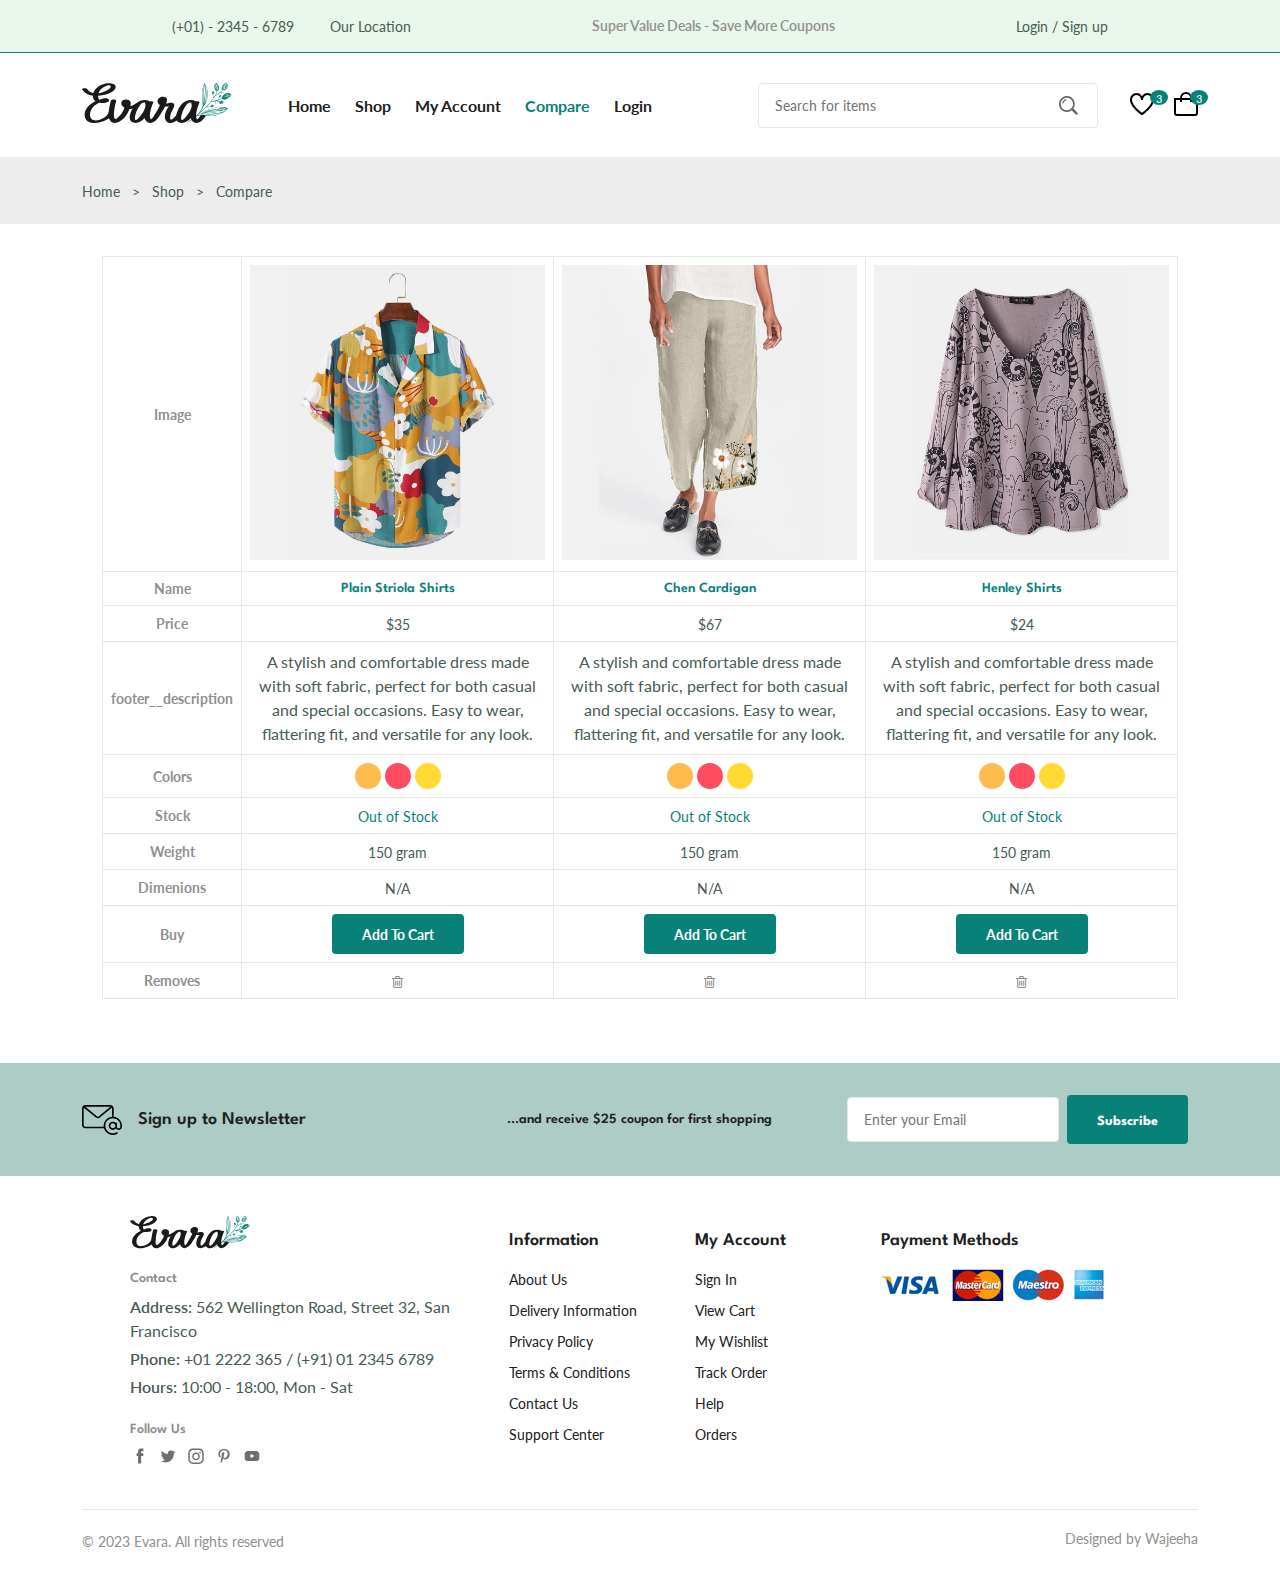
<file: ecommerce website/compare.html>
<!DOCTYPE html>
<html lang="en">
  <head>
    <meta charset="UTF-8"/>
    <meta name="viewport" content="width=device-width, initial-scale=1.0"/>
    <link rel="stylesheet" href="https://cdnjs.cloudflare.com/ajax/libs/font-awesome/4.7.0/css/font-awesome.min.css"/>
    <link rel="stylesheet" href="assets/css/styles.css"/>
    <title>Ecommerce Website</title>
  </head>
  <body>
     <header class="header">
      <div class="header__top">
        <div class="header__container container">
          <div class="header__contact">
            <span>(+01) - 2345 - 6789</span>
            <span>Our Location</span>
          </div>
          <p class="header__alert-news">Super Value Deals - Save More Coupons</p>
          <a href="login-register.html" class="header__top-action">Login / Sign up</a>
        </div>
      </div>
      <nav class="nav container">
        <a href="index.html" class="nav__logo">
          <img src="assets/img/logo.svg" alt="Logo" class="nav__logo-img">
        </a>
         <div class="nav__toggle" id="nav-toggle">
              <img src="assets/img/menu-burger.svg" alt="Menu">
        </div>
        <div class="nav__menu" id="nav-menu">
          <ul class="nav__list">
            <li><a href="index.html" class="nav__link ">Home</a></li>
            <li><a href="shop.html" class="nav__link">Shop</a></li>
            <li><a href="accounts.html" class="nav__link">My Account</a></li>
            <li><a href="compare.html" class="nav__link active-link">Compare</a></li>
            <li><a href="login-register.html" class="nav__link">Login</a></li>
          </ul>
          <div class="header__search">
            <input type="text" placeholder="Search for items" class="form__input">
            <button class="search__btn">
              <img src="assets/img/search.png" alt="Search">
            </button>
          </div>
          <div class="header__user-actions">
            <a href="wishlist.html" class="header__action-btn">
              <img src="assets/img/icon-heart.svg" alt="Wishlist">
              <span class="count">3</span>
            </a>
            <a href="cart.html" class="header__action-btn">
              <img src="assets/img/icon-cart.svg" alt="Cart">
              <span class="count">3</span>
            </a>
          </div>
        </div>
      </nav>
    </header>
    <main class="main">
      <section class="breadcrumb section">
        <ul class="breadcrumb__list flex container">
          <li><a href="index.html" class="breadcrumb__link">Home</a></li><li><span class="breadcrumb__link">></span></li>
          <li><span class="breadcrumb__link">Shop</span></li><li><span class="breadcrumb__link">></span></li>
          <li><span class="breadcrumb__link">Compare</span></li>
        </ul>
      </section>
      <section class="compare container section">
        <table class="compare__table">
          <tr>
            <th>Image</th>
            <td><img src="assets/img/product-2-1.jpg" class="compare__img"/></td>
            <td><img src="assets/img/product-4-1.jpg" class="compare__img"/></td>
            <td><img src="assets/img/product-7-1.jpg" class="compare__img"/></td>
          </tr>
          <tr>
            <th>Name</th>
            <td><h3 class="table__title">Plain Striola Shirts</h3></td>
            <td><h3 class="table__title">Chen Cardigan</h3></td>
            <td><h3 class="table__title">Henley Shirts</h3></td>
          </tr>
          <tr>
            <th>Price</th>
            <td><span class="table__price">$35</span></td>
            <td><span class="table__price">$67</span></td>
            <td><span class="table__price">$24</span></td>
          </tr>
          <tr>
            <th>footer__description</th>
            <td><p>A stylish and comfortable dress made with soft fabric, perfect for both casual and special occasions. Easy to wear, flattering fit, and versatile for any look.</p></td>
            <td><p>A stylish and comfortable dress made with soft fabric, perfect for both casual and special occasions. Easy to wear, flattering fit, and versatile for any look.</p></td>
            <td><p>A stylish and comfortable dress made with soft fabric, perfect for both casual and special occasions. Easy to wear, flattering fit, and versatile for any look.</p></td>
          </tr>
          <tr>
            <th>Colors</th>
            <td><ul class="color__list compare__colors"><li><a href="#" class="color__link color-1"></a></li><li><a href="#" class="color__link color-2"></a></li><li><a href="#" class="color__link color-3"></a></li></ul></td>
            <td><ul class="color__list compare__colors"><li><a href="#" class="color__link color-1"></a></li><li><a href="#" class="color__link color-2"></a></li><li><a href="#" class="color__link color-3"></a></li></ul></td>
            <td><ul class="color__list compare__colors"><li><a href="#" class="color__link color-1"></a></li><li><a href="#" class="color__link color-2"></a></li><li><a href="#" class="color__link color-3"></a></li></ul></td>
          </tr>
          <tr>
            <th>Stock</th>
            <td><span class="table__stock">Out of Stock</span></td>
            <td><span class="table__stock">Out of Stock</span></td>
            <td><span class="table__stock">Out of Stock</span></td>
          </tr>
          <tr>
            <th>Weight</th>
            <td><span class="table__weight">150 gram</span></td>
            <td><span class="table__weight">150 gram</span></td>
            <td><span class="table__weight">150 gram</span></td>
          </tr>
          <tr>
            <th>Dimenions</th>
            <td><span class="table__dimension">N/A</span></td>
            <td><span class="table__dimension">N/A</span></td>
            <td><span class="table__dimension">N/A</span></td>
          </tr>
          <tr>
            <th>Buy</th>
            <td><a href="" class="btn btn--sm">Add To Cart</a></td>
            <td><a href="" class="btn btn--sm">Add To Cart</a></td>
            <td><a href="" class="btn btn--sm">Add To Cart</a></td>
          </tr>
          <tr>
            <th>Removes</th>
            <td><i class="fa fa-trash-o table__trash"></i></td>
            <td><i class="fa fa-trash-o table__trash"></i></td>
            <td><i class="fa fa-trash-o table__trash"></i></td>
          </tr>
        </table>
      </section>
      <section class="newsletter section home__newsletter">
        <div class="newsletter__container container grid">
          <h3 class="newsletter__title flex"><img src="assets/img/icon-email.svg" class="newsletter__icon" alt="Email Icon"/>Sign up to Newsletter</h3>
          <p class="newsletter__description">...and receive $25 coupon for first shopping</p>
          <form class="newsletter__form flex">
            <input type="text" placeholder="Enter your Email" class="form__input"/>
            <button type="submit" class="btn">Subscribe</button>
          </form>
        </div>
      </section>
    </main>
    <footer class="footer container">
      <div class="footer__container grid">
        <div class="footer__content">
          <a href="index.html" class="footer__logo"><img src="assets/img/logo.svg" alt="Logo" class="footer__logo-img"/></a>
          <h4 class="footer__subtitle">Contact</h4>
          <p class="footer__description"><span>Address:</span> 562 Wellington Road, Street 32, San Francisco</p>
          <p class="footer__description"><span>Phone:</span> +01 2222 365 / (+91) 01 2345 6789</p>
          <p class="footer__description"><span>Hours:</span> 10:00 - 18:00, Mon - Sat</p>
          <div class="footer__social">
            <h4 class="footer__subtitle">Follow Us</h4>
            <div class="footer__social-links flex">
              <a href="#"><img src="assets/img/icon-facebook.svg" alt="Facebook" class="footer__social-icon"/></a>
              <a href="#"><img src="assets/img/icon-twitter.svg" alt="Twitter" class="footer__social-icon"/></a>
              <a href="#"><img src="assets/img/icon-instagram.svg" alt="Instagram" class="footer__social-icon"/></a>
              <a href="#"><img src="assets/img/icon-pinterest.svg" alt="Pinterest" class="footer__social-icon"/></a>
              <a href="#"><img src="assets/img/icon-youtube.svg" alt="YouTube" class="footer__social-icon"/></a>
            </div>
          </div>
        </div>
        <div class="footer__content">
          <h3 class="footer__title">Information</h3>
          <ul class="footer__links">
            <li><a href="#" class="footer__link">About Us</a></li>
            <li><a href="#" class="footer__link">Delivery Information</a></li>
            <li><a href="#" class="footer__link">Privacy Policy</a></li>
            <li><a href="#" class="footer__link">Terms & Conditions</a></li>
            <li><a href="#" class="footer__link">Contact Us</a></li>
            <li><a href="#" class="footer__link">Support Center</a></li>
          </ul>
        </div>
        <div class="footer__content">
          <h3 class="footer__title">My Account</h3>
          <ul class="footer__links">
            <li><a href="#" class="footer__link">Sign In</a></li>
            <li><a href="#" class="footer__link">View Cart</a></li>
            <li><a href="#" class="footer__link">My Wishlist</a></li>
            <li><a href="#" class="footer__link">Track Order</a></li>
            <li><a href="#" class="footer__link">Help</a></li>
            <li><a href="#" class="footer__link">Orders</a></li>
          </ul>
        </div>
        <div class="footer__content">
          <h3 class="footer__title">Payment Methods</h3>
          <img src="assets/img/payment-method.png" alt="Payment Methods" class="payment__img"/>
        </div>
      </div>
      <div class="footer__bottom">
        <p class="copyright">&copy; 2023 Evara. All rights reserved</p>
        <span class="designer">Designed by Wajeeha</span>
      </div>
    </footer>
    <script src="assets/js/main.js"></script>
  </body>
</html>
</file>
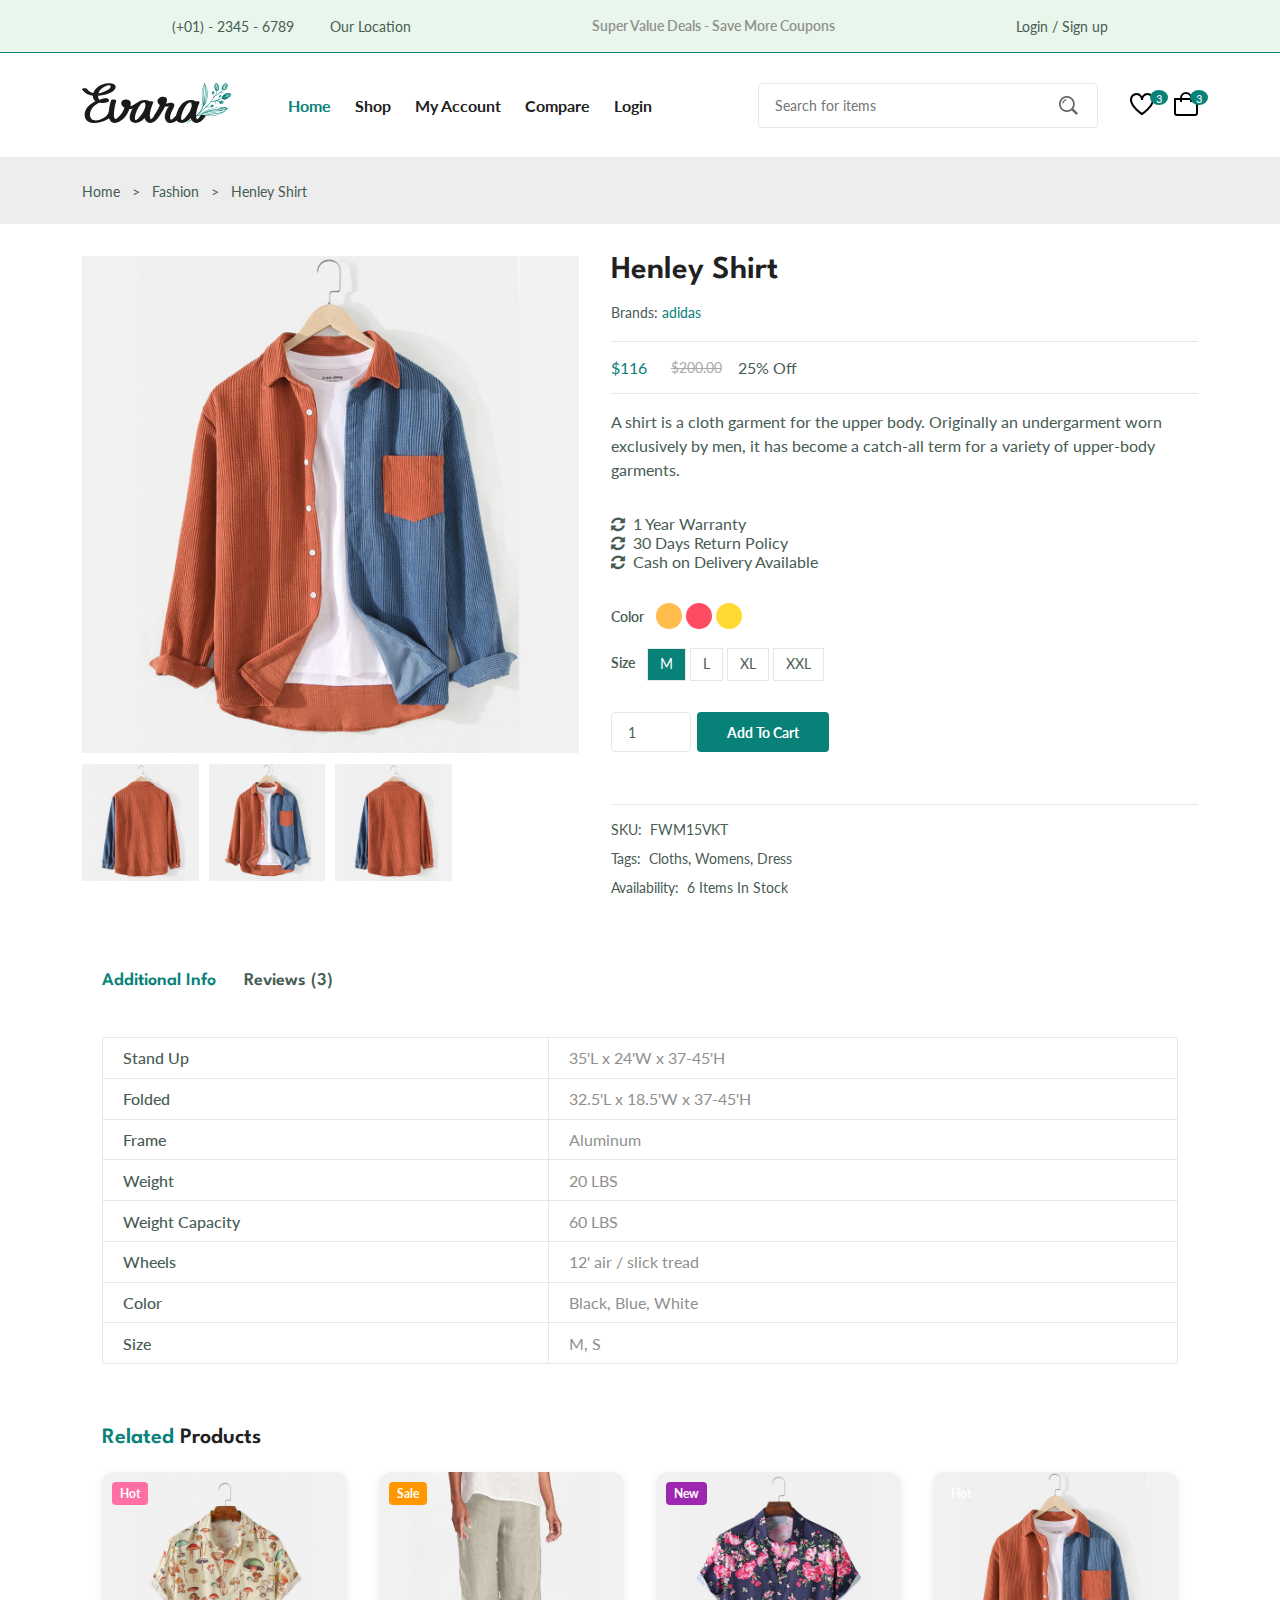
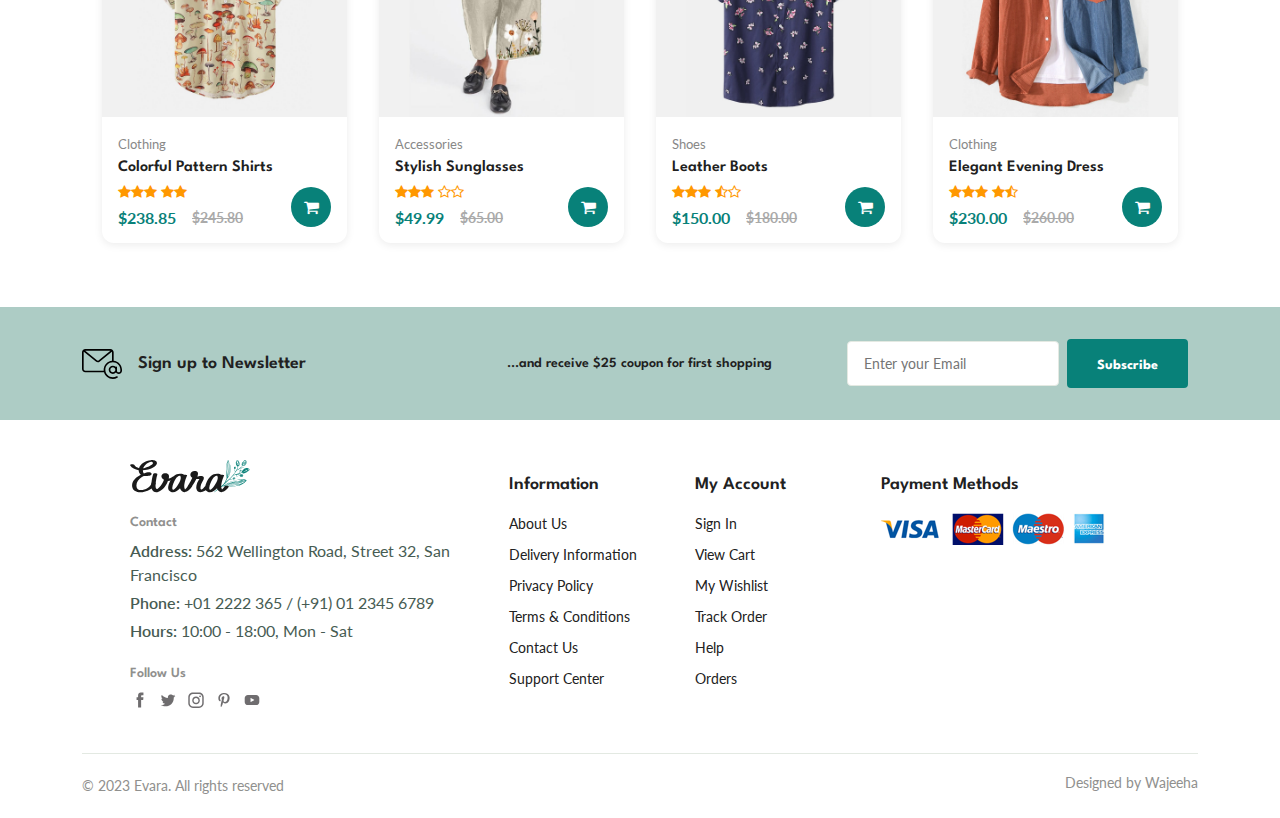
<file: ecommerce website/details.html>
<!DOCTYPE html>
<html lang="en">
  <head>
    <meta charset="UTF-8" />
    <meta name="viewport" content="width=device-width, initial-scale=1.0" />
    <link rel="stylesheet" href="https://cdnjs.cloudflare.com/ajax/libs/font-awesome/4.7.0/css/font-awesome.min.css">
    <link rel="stylesheet" href="https://cdn.jsdelivr.net/npm/swiper@11/swiper-bundle.min.css"/>
    <link rel="stylesheet" href="assets/css/styles.css" />
    <title>Ecommerce Website</title>
  </head>
  <body>
  <header class="header">
      <div class="header__top">
        <div class="header__container container">
          <div class="header__contact">
            <span>(+01) - 2345 - 6789</span>
            <span>Our Location</span>
          </div>
          <p class="header__alert-news">Super Value Deals - Save More Coupons</p>
          <a href="login-register.html" class="header__top-action">Login / Sign up</a>
        </div>
      </div>
      <nav class="nav container">
        <a href="index.html" class="nav__logo">
          <img src="assets/img/logo.svg" alt="Logo" class="nav__logo-img">
        </a>
         <div class="nav__toggle" id="nav-toggle">
              <img src="assets/img/menu-burger.svg" alt="Menu">
        </div>
        <div class="nav__menu" id="nav-menu">
          <ul class="nav__list">
            <li><a href="index.html" class="nav__link active-link">Home</a></li>
            <li><a href="shop.html" class="nav__link">Shop</a></li>
            <li><a href="accounts.html" class="nav__link">My Account</a></li>
            <li><a href="compare.html" class="nav__link">Compare</a></li>
            <li><a href="login-register.html" class="nav__link">Login</a></li>
          </ul>
          <div class="header__search">
            <input type="text" placeholder="Search for items" class="form__input">
            <button class="search__btn">
              <img src="assets/img/search.png" alt="Search">
            </button>
          </div>
          <div class="header__user-actions">
            <a href="wishlist.html" class="header__action-btn">
              <img src="assets/img/icon-heart.svg" alt="Wishlist">
              <span class="count">3</span>
            </a>
            <a href="cart.html" class="header__action-btn">
              <img src="assets/img/icon-cart.svg" alt="Cart">
              <span class="count">3</span>
            </a>
          </div>
        </div>
      </nav>
    </header>
    <main class="main">
      <section class="breadcrumb section">
        <ul class="breadcrumb__list flex container">
          <li><a href="index.html" class="breadcrumb__link">Home</a></li>
          <li><span class="breadcrumb__link">></span></li>
          <li><span class="breadcrumb__link">Fashion</span></li>
          <li><span class="breadcrumb__link">></span></li>
          <li><span class="breadcrumb__link">Henley Shirt</span></li>
        </ul>
      </section>
      <section class="details section">
        <div class="details__container container grid">
          <div class="details__group">
            <img src="assets/img/product-8-1.jpg" class="details__img">
            <div class="details__small-images grid">
              <img src="assets/img/product-8-2.jpg" class="details__small-img">
              <img src="assets/img/product-8-1.jpg" class="details__small-img">
              <img src="assets/img/product-8-2.jpg" class="details__small-img">
            </div>
          </div>
          <div class="details__group">
            <h3 class="details__title">Henley Shirt</h3>
            <p class="details__brand">Brands: <span>adidas</span></p>
            <div class="details__price flex">
              <span class="new__price">$116</span>
              <span class="old__price">$200.00</span>
              <span class="save__price">25% Off</span>
            </div>
            <p class="short__description">
              A shirt is a cloth garment for the upper body. Originally an undergarment worn exclusively by men, it has become a catch-all term for a variety of upper-body garments.
            </p>
            <ul class="product__list">
              <li class="list__items flex"><i class="fa fa-refresh"></i>1 Year Warranty</li>
              <li class="list__items flex"><i class="fa fa-refresh"></i>30 Days Return Policy</li>
              <li class="list__items flex"><i class="fa fa-refresh"></i>Cash on Delivery Available</li>
            </ul>
            <div class="details__color flex">
              <span class="details__color-title">Color</span>
              <ul class="color__list">
                <li><a href="#" class="color__link color-1"></a></li>
                <li><a href="#" class="color__link color-2"></a></li>
                <li><a href="#" class="color__link color-3"></a></li>
                <li><a href="#" class="color__link color-4"></a></li>
                <li><a href="#" class="color__link color-5"></a></li>
              </ul>
            </div>
            <div class="details__size flex">
              <span class="details__size-title">Size</span>
              <ul class="size__list">
                <li><a href="#" class="size__link size-active">M</a></li>
                <li><a href="#" class="size__link">L</a></li>
                <li><a href="#" class="size__link">XL</a></li>
                <li><a href="#" class="size__link">XXL</a></li>
              </ul>
            </div>
            <div class="details__action">
              <input type="number" class="quantity" value="1">
              <a href="#" class="btn btn--sm">Add To Cart</a>
            </div>
            <ul class="details__meta">
              <li class="meta__list flex"><span>SKU:</span> FWM15VKT</li>
              <li class="meta__list flex"><span>Tags:</span> Cloths, Womens, Dress</li>
              <li class="meta__list flex"><span>Availability:</span> 6 Items In Stock</li>
            </ul>
          </div>
        </div>
      </section>
      <section class="details__tab container section">
        <div class="detail__tabs">
          <span class="detail__tab active-tab" data-target="#info">Additional Info</span>
          <span class="detail__tab" data-target="#reviews">Reviews (3)</span>
        </div>
        <div class="details__tabs-content">
          <div class="details__tab-content active-tab" id="info">
            <table class="info__table">
              <tr><th>Stand Up</th><td>35'L x 24'W x 37-45'H</td></tr>
              <tr><th>Folded</th><td>32.5'L x 18.5'W x 37-45'H</td></tr>
              <tr><th>Frame</th><td>Aluminum</td></tr>
              <tr><th>Weight</th><td>20 LBS</td></tr>
              <tr><th>Weight Capacity</th><td>60 LBS</td></tr>
              <tr><th>Wheels</th><td>12' air / slick tread</td></tr>
              <tr><th>Color</th><td>Black, Blue, White</td></tr>
              <tr><th>Size</th><td>M, S</td></tr>
            </table>
          </div>
          <div class="details__tab-content" id="reviews">
            <div class="reviews__container grid">
              <div class="review__single">
                <img src="assets/img/avatar-1.jpg" class="review_img">
                <div class="review_data">
                  <h4 class="review_title">Jacky Chan</h4>
                  <div class="review__rating">
                    <i class="fa fa-star"></i><i class="fa fa-star"></i><i class="fa fa-star"></i>
                    <i class="fa fa-star"></i><i class="fa fa-star"></i>
                  </div>
                  <p class="review__description">Very fast shipping, only 3 days!</p>
                  <span class="review_date">Dec 4, 2020 at 3:12pm</span>
                </div>
              </div>
              <div class="review__single">
                <img src="assets/img/avatar-2.jpg" class="review_img">
                <div class="review_data">
                  <h4 class="review_title">Sarah Lee</h4>
                  <div class="review__rating">
                    <i class="fa fa-star"></i><i class="fa fa-star"></i><i class="fa fa-star"></i>
                    <i class="fa fa-star"></i><i class="fa fa-star"></i>
                  </div>
                  <p class="review__description">Great low price and works well.</p>
                  <span class="review_date">Dec 5, 2020 at 1:00pm</span>
                </div>
              </div>
              <div class="review__single">
                <img src="assets/img/avatar-3.jpg" class="review_img">
                <div class="review_data">
                  <h4 class="review_title">David Smith</h4>
                  <div class="review__rating">
                    <i class="fa fa-star"></i><i class="fa fa-star"></i><i class="fa fa-star"></i>
                    <i class="fa fa-star"></i><i class="fa fa-star"></i>
                  </div>
                  <p class="review__description">Authentic and beautiful, exceeded expectations!</p>
                  <span class="review_date">Dec 6, 2020 at 4:45pm</span>
                </div>
              </div>
            </div>
            <div class="review__form">
              <h4 class="review__form-title">Add a review</h4>
              <div class="rate__produce">
                <i class="fa fa-star"></i><i class="fa fa-star"></i><i class="fa fa-star"></i>
                <i class="fa fa-star"></i><i class="fa fa-star"></i>
              </div>
              <form action="" class="form grid">
                <textarea class="form__input textarea" placeholder="Write Comment"></textarea>
                <div class="form__group grid">
                  <input type="text" placeholder="Name" class="form__input">
                  <input type="email" placeholder="Email" class="form__input">
                </div>
                <div class="form__btn">
                  <button class="btn">Submit Review</button>
                </div>
              </form>
            </div>
          </div>
        </div>
      </section>
 <section class="products container section">
  <h3 class="section__title"><span>Related</span> Products</h3>
  <div class="products__container grid">
    <div class="product__item">
      <div class="product__banner">
        <a href="details.html" class="product__images">
          <img src="assets/img/product-1-1.jpg" class="product__image default" alt="Product 1">
          <img src="assets/img/product-1-2.jpg" class="product__image hover" alt="Product 1 Hover">
        </a>
        <div class="product__actions">
          <a href="#" class="action__btn" aria-label="Quick View"><i class="fa fa-eye"></i></a>
          <a href="#" class="action__btn" aria-label="Add to Wishlist"><i class="fa fa-heart"></i></a>
          <a href="#" class="action__btn" aria-label="Compare"><i class="fa fa-random"></i></a>
        </div>
        <div class="product__badge light-pink">Hot</div>
      </div>
      <div class="product__content">
        <span class="product__category">Clothing</span>
        <a href="details.html"><h3 class="product__title">Colorful Pattern Shirts</h3></a>
        <div class="product__rating">
          <i class="fa fa-star"></i><i class="fa fa-star"></i><i class="fa fa-star"></i>
          <i class="fa fa-star"></i><i class="fa fa-star"></i>
        </div>
        <div class="product__price flex">
          <span class="new__price">$238.85</span>
          <span class="old__price">$245.80</span>
        </div>
        <a href="#" class="action__btn cart__btn" aria-label="Add To Cart"><i class="fa fa-shopping-cart"></i></a>
      </div>
    </div>
    <div class="product__item">
      <div class="product__banner">
        <a href="details.html" class="product__images">
          <img src="assets/img/product-4-1.jpg" class="product__image default" alt="Product 4">
          <img src="assets/img/product-4-2.jpg" class="product__image hover" alt="Product 4 Hover">
        </a>
        <div class="product__actions">
          <a href="#" class="action__btn" aria-label="Quick View"><i class="fa fa-eye"></i></a>
          <a href="#" class="action__btn" aria-label="Add to Wishlist"><i class="fa fa-heart"></i></a>
          <a href="#" class="action__btn" aria-label="Compare"><i class="fa fa-random"></i></a>
        </div>
        <div class="product__badge light-orange">Sale</div>
      </div>
      <div class="product__content">
        <span class="product__category">Accessories</span>
        <a href="details.html"><h3 class="product__title">Stylish Sunglasses</h3></a>
        <div class="product__rating">
          <i class="fa fa-star"></i><i class="fa fa-star"></i><i class="fa fa-star"></i>
          <i class="fa fa-star-o"></i><i class="fa fa-star-o"></i>
        </div>
        <div class="product__price flex">
          <span class="new__price">$49.99</span>
          <span class="old__price">$65.00</span>
        </div>
        <a href="#" class="action__btn cart__btn" aria-label="Add To Cart"><i class="fa fa-shopping-cart"></i></a>
      </div>
    </div>
    <div class="product__item">
      <div class="product__banner">
        <a href="details.html" class="product__images">
          <img src="assets/img/product-6-1.jpg" class="product__image default" alt="Product 6">
          <img src="assets/img/product-6-2.jpg" class="product__image hover" alt="Product 6 Hover">
        </a>
        <div class="product__actions">
          <a href="#" class="action__btn" aria-label="Quick View"><i class="fa fa-eye"></i></a>
          <a href="#" class="action__btn" aria-label="Add to Wishlist"><i class="fa fa-heart"></i></a>
          <a href="#" class="action__btn" aria-label="Compare"><i class="fa fa-random"></i></a>
        </div>
        <div class="product__badge light-purple">New</div>
      </div>
      <div class="product__content">
        <span class="product__category">Shoes</span>
        <a href="details.html"><h3 class="product__title">Leather Boots</h3></a>
        <div class="product__rating">
          <i class="fa fa-star"></i><i class="fa fa-star"></i><i class="fa fa-star"></i>
          <i class="fa fa-star-half-o"></i><i class="fa fa-star-o"></i>
        </div>
        <div class="product__price flex">
          <span class="new__price">$150.00</span>
          <span class="old__price">$180.00</span>
        </div>
        <a href="#" class="action__btn cart__btn" aria-label="Add To Cart"><i class="fa fa-shopping-cart"></i></a>
      </div>
    </div>
    <div class="product__item">
      <div class="product__banner">
        <a href="details.html" class="product__images">
          <img src="assets/img/product-8-1.jpg" class="product__image default" alt="Product 8">
          <img src="assets/img/product-8-2.jpg" class="product__image hover" alt="Product 8 Hover">
        </a>
        <div class="product__actions">
          <a href="#" class="action__btn" aria-label="Quick View"><i class="fa fa-eye"></i></a>
          <a href="#" class="action__btn" aria-label="Add to Wishlist"><i class="fa fa-heart"></i></a>
          <a href="#" class="action__btn" aria-label="Compare"><i class="fa fa-random"></i></a>
        </div>
        <div class="product__badge light-gray">Hot</div>
      </div>
      <div class="product__content">
        <span class="product__category">Clothing</span>
        <a href="details.html"><h3 class="product__title">Elegant Evening Dress</h3></a>
        <div class="product__rating">
          <i class="fa fa-star"></i><i class="fa fa-star"></i><i class="fa fa-star"></i>
          <i class="fa fa-star"></i><i class="fa fa-star-half-o"></i>
        </div>
        <div class="product__price flex">
          <span class="new__price">$230.00</span>
          <span class="old__price">$260.00</span>
        </div>
        <a href="#" class="action__btn cart__btn" aria-label="Add To Cart"><i class="fa fa-shopping-cart"></i></a>
      </div>
    </div>
  </div>
 </section>
      <section class="newsletter section home__newsletter">
        <div class="newsletter__container container grid">
          <h3 class="newsletter__title flex">
            <img src="assets/img/icon-email.svg" class="newsletter__icon" alt="Email Icon">
            Sign up to Newsletter
          </h3>
          <p class="newsletter__description">...and receive $25 coupon for first shopping</p>
          <form class="newsletter__form flex">
            <input type="text" placeholder="Enter your Email" class="form__input">
            <button type="submit" class="btn">Subscribe</button>
          </form>
        </div>
      </section>
    </main>
    <footer class="footer container">
      <div class="footer__container grid">
        <div class="footer__content">
          <a href="index.html" class="footer__logo">
            <img src="assets/img/logo.svg" alt="Logo" class="footer__logo-img">
          </a>
          <h4 class="footer__subtitle">Contact</h4>
          <p class="footer__description"><span>Address:</span> 562 Wellington Road, Street 32, San Francisco</p>
          <p class="footer__description"><span>Phone:</span> +01 2222 365 / (+91) 01 2345 6789</p>
          <p class="footer__description"><span>Hours:</span> 10:00 - 18:00, Mon - Sat</p>
          <div class="footer__social">
            <h4 class="footer__subtitle">Follow Us</h4>
            <div class="footer__social-links flex">
              <a href="#"><img src="assets/img/icon-facebook.svg" alt="Facebook" class="footer__social-icon"></a>
              <a href="#"><img src="assets/img/icon-twitter.svg" alt="Twitter" class="footer__social-icon"></a>
              <a href="#"><img src="assets/img/icon-instagram.svg" alt="Instagram" class="footer__social-icon"></a>
              <a href="#"><img src="assets/img/icon-pinterest.svg" alt="Pinterest" class="footer__social-icon"></a>
              <a href="#"><img src="assets/img/icon-youtube.svg" alt="YouTube" class="footer__social-icon"></a>
            </div>
          </div>
        </div>
        <div class="footer__content">
          <h3 class="footer__title">Information</h3>
          <ul class="footer__links">
            <li><a href="#" class="footer__link">About Us</a></li>
            <li><a href="#" class="footer__link">Delivery Information</a></li>
            <li><a href="#" class="footer__link">Privacy Policy</a></li>
            <li><a href="#" class="footer__link">Terms & Conditions</a></li>
            <li><a href="#" class="footer__link">Contact Us</a></li>
            <li><a href="#" class="footer__link">Support Center</a></li>
          </ul>
        </div>
        <div class="footer__content">
          <h3 class="footer__title">My Account</h3>
          <ul class="footer__links">
            <li><a href="#" class="footer__link">Sign In</a></li>
            <li><a href="#" class="footer__link">View Cart</a></li>
            <li><a href="#" class="footer__link">My Wishlist</a></li>
            <li><a href="#" class="footer__link">Track Order</a></li>
            <li><a href="#" class="footer__link">Help</a></li>
            <li><a href="#" class="footer__link">Orders</a></li>
          </ul>
        </div>
        <div class="footer__content">
          <h3 class="footer__title">Payment Methods</h3>
          <img src="assets/img/payment-method.png" alt="Payment Methods" class="payment__img">
        </div>
      </div>
      <div class="footer__bottom">
        <p class="copyright">&copy; 2023 Evara. All rights reserved</p>
        <span class="designer">Designed by Wajeeha</span>
      </div>
    </footer>
    <script src="https://cdn.jsdelivr.net/npm/swiper@11/swiper-bundle.min.js"></script>
    <script src="assets/js/main.js"></script>
  </body>
</html>
</file>
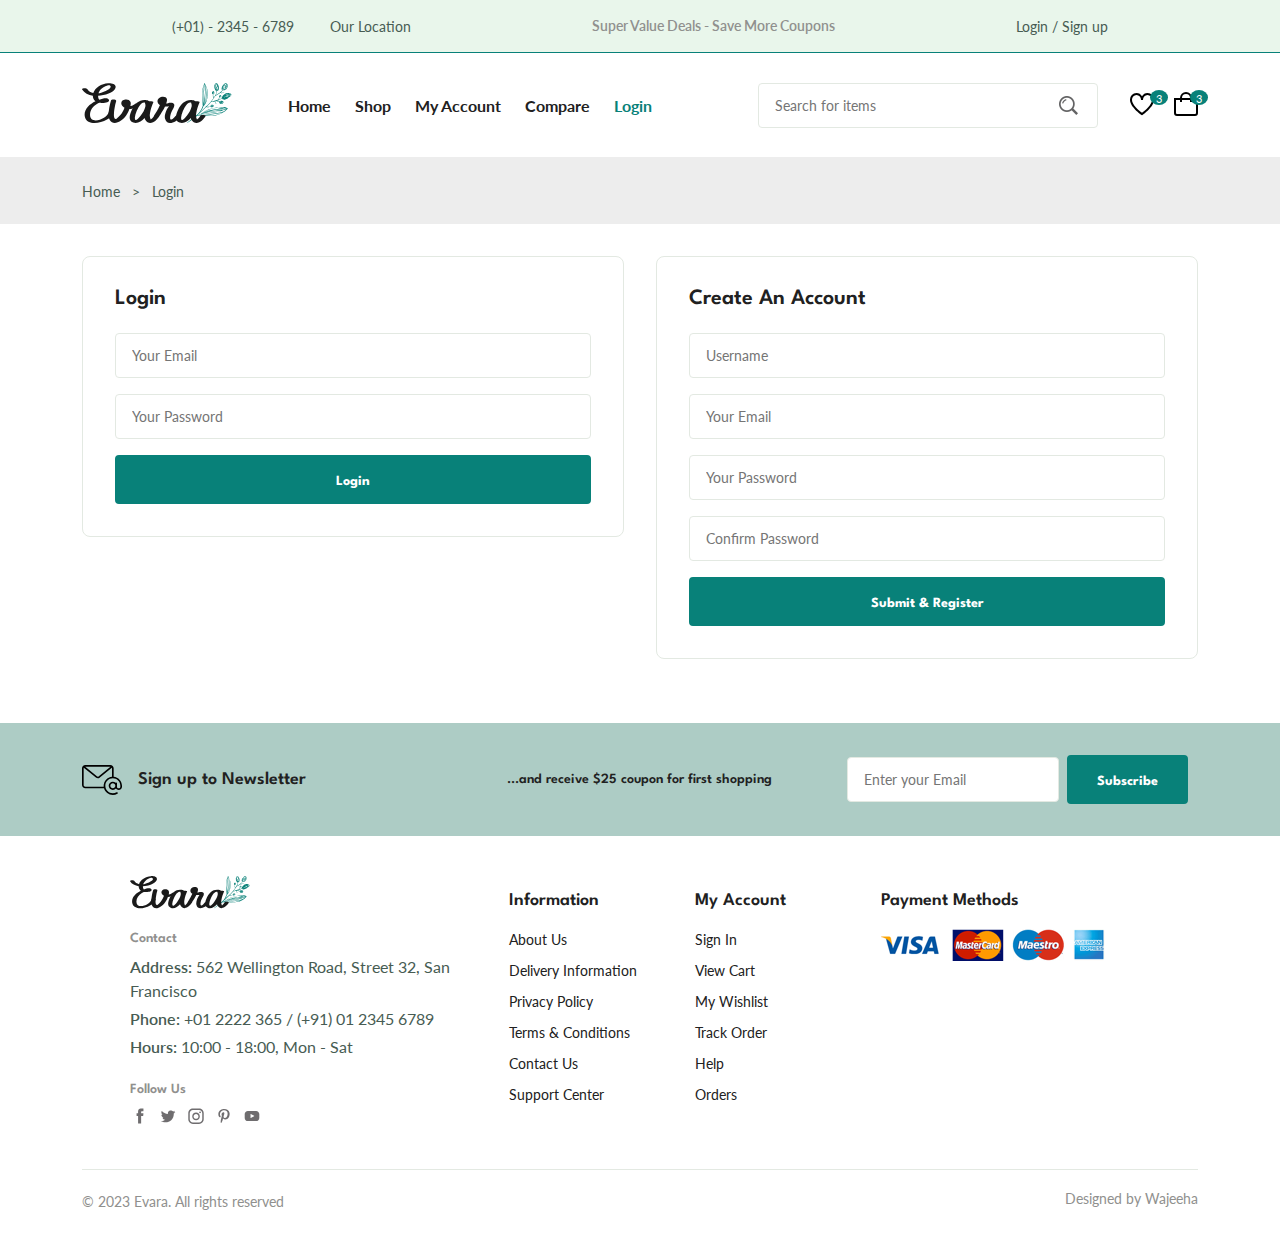
<file: ecommerce website/login-register.html>
<!DOCTYPE html>
<html lang="en">
  <head>
    <meta charset="UTF-8">
    <meta name="viewport" content="width=device-width, initial-scale=1.0">
    <link rel="stylesheet" href="https://cdnjs.cloudflare.com/ajax/libs/font-awesome/4.7.0/css/font-awesome.min.css">
    <link rel="stylesheet" href="assets/css/styles.css">
    <title>Ecommerce Website</title>
  </head>
  <body>
    <header class="header">
      <div class="header__top">
        <div class="header__container container">
          <div class="header__contact">
            <span>(+01) - 2345 - 6789</span>
            <span>Our Location</span>
          </div>
          <p class="header__alert-news">Super Value Deals - Save More Coupons</p>
          <a href="login-register.html" class="header__top-action">Login / Sign up</a>
        </div>
      </div>
      <nav class="nav container">
        <a href="index.html" class="nav__logo">
          <img src="assets/img/logo.svg" alt="Logo" class="nav__logo-img">
        </a>
         <div class="nav__toggle" id="nav-toggle">
              <img src="assets/img/menu-burger.svg" alt="Menu">
        </div>
        <div class="nav__menu" id="nav-menu">
          <ul class="nav__list">
            <li><a href="index.html" class="nav__link ">Home</a></li>
            <li><a href="shop.html" class="nav__link">Shop</a></li>
            <li><a href="accounts.html" class="nav__link">My Account</a></li>
            <li><a href="compare.html" class="nav__link">Compare</a></li>
            <li><a href="login-register.html" class="nav__link active-link">Login</a></li>
          </ul>
          <div class="header__search">
            <input type="text" placeholder="Search for items" class="form__input">
            <button class="search__btn">
              <img src="assets/img/search.png" alt="Search">
            </button>
          </div>
          <div class="header__user-actions">
            <a href="wishlist.html" class="header__action-btn">
              <img src="assets/img/icon-heart.svg" alt="Wishlist">
              <span class="count">3</span>
            </a>
            <a href="cart.html" class="header__action-btn">
              <img src="assets/img/icon-cart.svg" alt="Cart">
              <span class="count">3</span>
            </a>
          </div>
        </div>
      </nav>
    </header>
    <main class="main">
      <section class="breadcrumb section">
        <ul class="breadcrumb__list flex container">
          <li><a href="index.html" class="breadcrumb__link">Home</a></li>
          <li><span class="breadcrumb__link">></span></li>
          <li><span class="breadcrumb__link">Login</span></li>
        </ul>
      </section>
      <section class="login-register section">
        <div class="login-register__container container grid">
          <div class="login">
            <h3 class="section__title">Login</h3>
            <form class="form grid">
              <input type="email" placeholder="Your Email" class="form__input">
              <input type="password" placeholder="Your Password" class="form__input">
              <button class="btn form__btn">Login</button>
            </form>
          </div>
          <div class="register">
            <h3 class="section__title">Create An Account</h3>
            <form class="form grid">
              <input type="text" placeholder="Username" class="form__input">
              <input type="email" placeholder="Your Email" class="form__input">
              <input type="password" placeholder="Your Password" class="form__input">
              <input type="password" placeholder="Confirm Password" class="form__input">
              <button class="btn form__btn">Submit & Register</button>
            </form>
          </div>
        </div>
      </section>
      <section class="newsletter section home__newsletter">
        <div class="newsletter__container container grid">
          <h3 class="newsletter__title flex">
            <img src="assets/img/icon-email.svg" class="newsletter__icon" alt="Email Icon">
            Sign up to Newsletter
          </h3>
          <p class="newsletter__description">...and receive $25 coupon for first shopping</p>
          <form class="newsletter__form flex">
            <input type="text" placeholder="Enter your Email" class="form__input">
            <button type="submit" class="btn">Subscribe</button>
          </form>
        </div>
      </section>
    </main>
    <footer class="footer container">
      <div class="footer__container grid">
        <div class="footer__content">
          <a href="index.html" class="footer__logo">
            <img src="assets/img/logo.svg" alt="Logo" class="footer__logo-img">
          </a>
          <h4 class="footer__subtitle">Contact</h4>
          <p class="footer__description"><span>Address:</span> 562 Wellington Road, Street 32, San Francisco</p>
          <p class="footer__description"><span>Phone:</span> +01 2222 365 / (+91) 01 2345 6789</p>
          <p class="footer__description"><span>Hours:</span> 10:00 - 18:00, Mon - Sat</p>
          <div class="footer__social">
            <h4 class="footer__subtitle">Follow Us</h4>
            <div class="footer__social-links flex">
              <a href="#"><img src="assets/img/icon-facebook.svg" alt="Facebook" class="footer__social-icon"></a>
              <a href="#"><img src="assets/img/icon-twitter.svg" alt="Twitter" class="footer__social-icon"></a>
              <a href="#"><img src="assets/img/icon-instagram.svg" alt="Instagram" class="footer__social-icon"></a>
              <a href="#"><img src="assets/img/icon-pinterest.svg" alt="Pinterest" class="footer__social-icon"></a>
              <a href="#"><img src="assets/img/icon-youtube.svg" alt="YouTube" class="footer__social-icon"></a>
            </div>
          </div>
        </div>
        <div class="footer__content">
          <h3 class="footer__title">Information</h3>
          <ul class="footer__links">
            <li><a href="#" class="footer__link">About Us</a></li>
            <li><a href="#" class="footer__link">Delivery Information</a></li>
            <li><a href="#" class="footer__link">Privacy Policy</a></li>
            <li><a href="#" class="footer__link">Terms & Conditions</a></li>
            <li><a href="#" class="footer__link">Contact Us</a></li>
            <li><a href="#" class="footer__link">Support Center</a></li>
          </ul>
        </div>
        <div class="footer__content">
          <h3 class="footer__title">My Account</h3>
          <ul class="footer__links">
            <li><a href="#" class="footer__link">Sign In</a></li>
            <li><a href="#" class="footer__link">View Cart</a></li>
            <li><a href="#" class="footer__link">My Wishlist</a></li>
            <li><a href="#" class="footer__link">Track Order</a></li>
            <li><a href="#" class="footer__link">Help</a></li>
            <li><a href="#" class="footer__link">Orders</a></li>
          </ul>
        </div>
        <div class="footer__content">
          <h3 class="footer__title">Payment Methods</h3>
          <img src="assets/img/payment-method.png" alt="Payment Methods" class="payment__img">
        </div>
      </div>
      <div class="footer__bottom">
        <p class="copyright">&copy; 2023 Evara. All rights reserved</p>
        <span class="designer">Designed by Wajeeha</span>
      </div>
    </footer>
    <script src="assets/js/main.js"></script>
  </body>
</html>
</file>
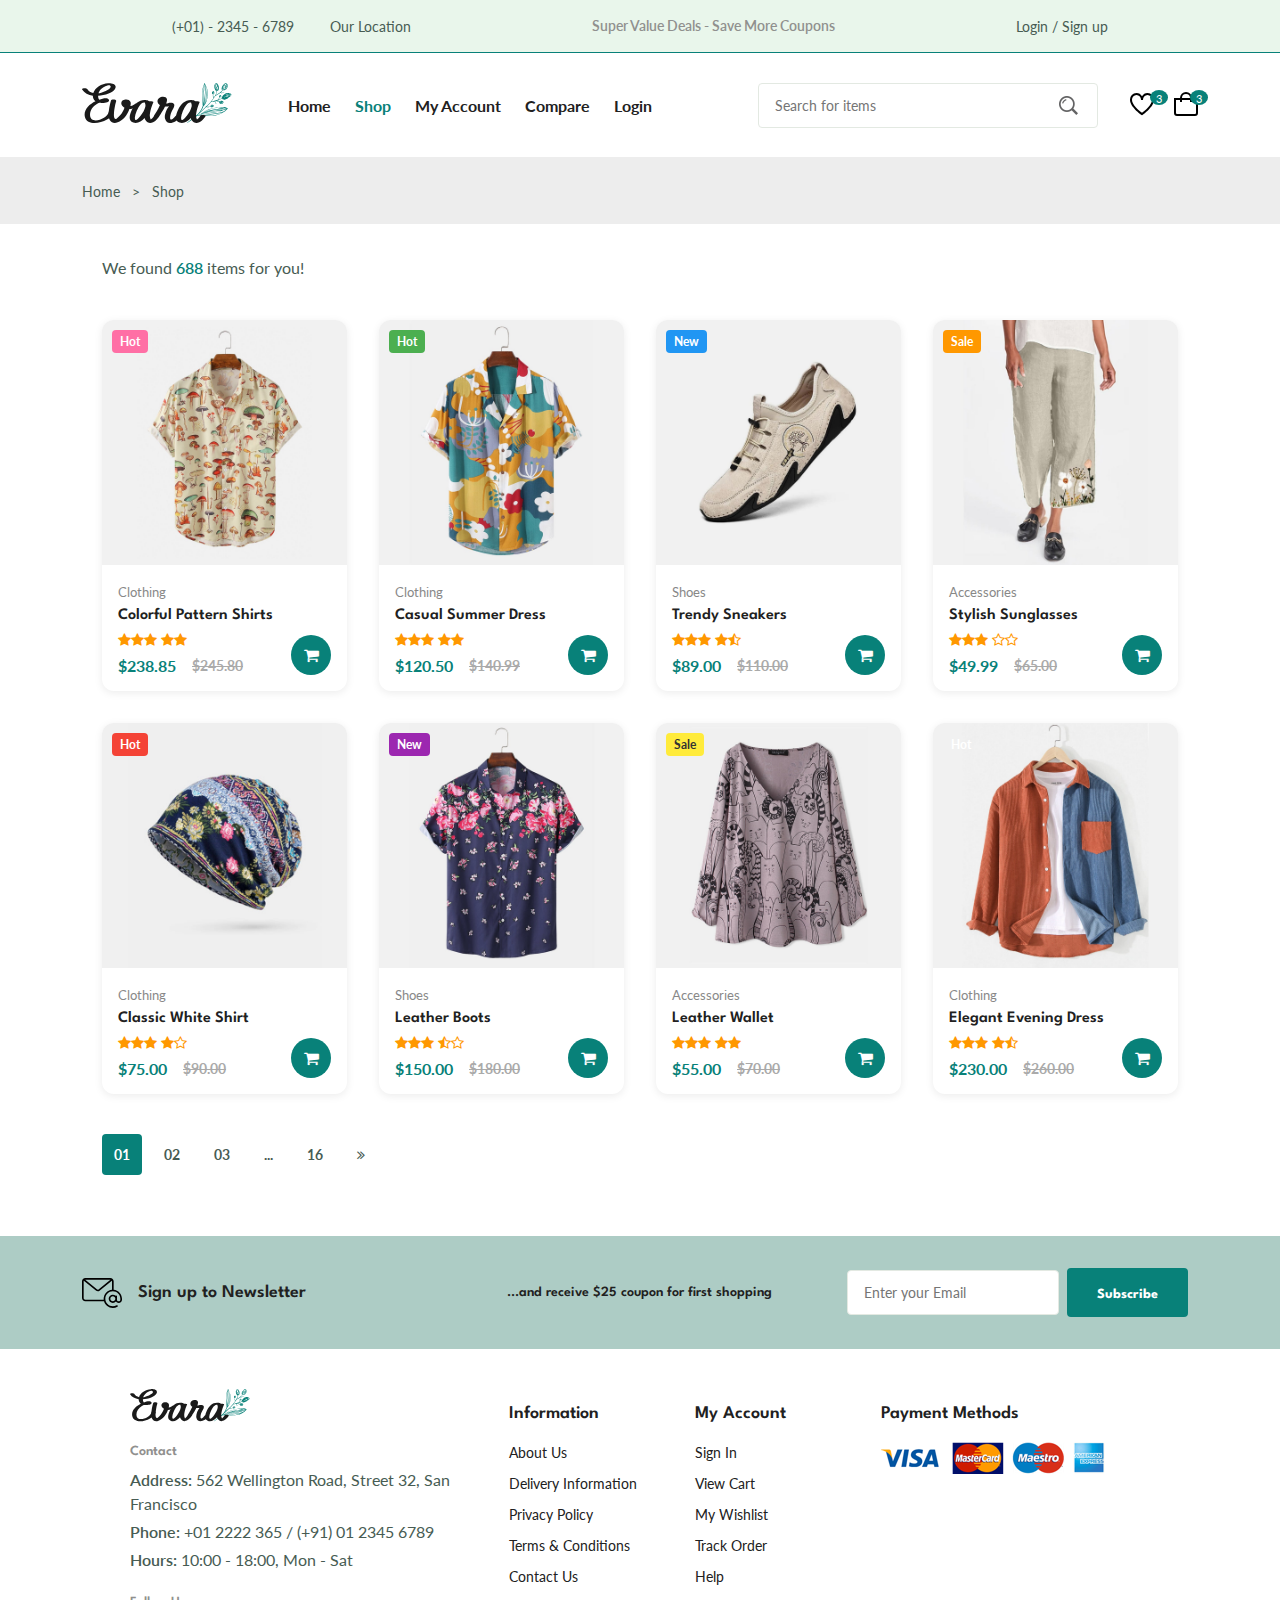
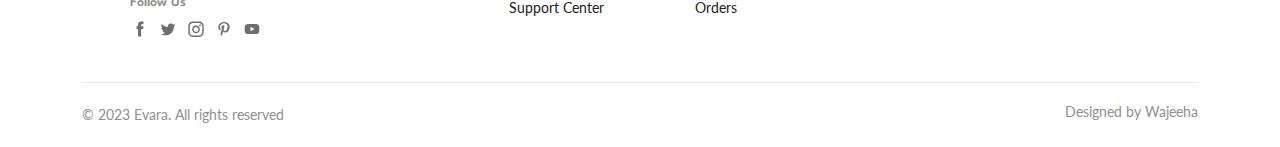
<file: ecommerce website/shop.html>
<!DOCTYPE html>
<html lang="en">
<head>
  <meta charset="UTF-8" />
  <meta name="viewport" content="width=device-width, initial-scale=1.0" />
  <link rel="stylesheet" href="https://cdnjs.cloudflare.com/ajax/libs/font-awesome/4.7.0/css/font-awesome.min.css">
  <link rel="stylesheet" href="https://cdn.jsdelivr.net/npm/swiper@11/swiper-bundle.min.css"/>
  <link rel="stylesheet" href="assets/css/styles.css" />
  <title>Ecommerce Website</title>
</head>
<body>

  <header class="header">
      <div class="header__top">
        <div class="header__container container">
          <div class="header__contact">
            <span>(+01) - 2345 - 6789</span>
            <span>Our Location</span>
          </div>
          <p class="header__alert-news">Super Value Deals - Save More Coupons</p>
          <a href="login-register.html" class="header__top-action">Login / Sign up</a>
        </div>
      </div>
      <nav class="nav container">
        <a href="index.html" class="nav__logo">
          <img src="assets/img/logo.svg" alt="Logo" class="nav__logo-img">
        </a>
         <div class="nav__toggle" id="nav-toggle">
              <img src="assets/img/menu-burger.svg" alt="Menu">
        </div>
        <div class="nav__menu" id="nav-menu">
          <ul class="nav__list">
            <li><a href="index.html" class="nav__link ">Home</a></li>
            <li><a href="shop.html" class="nav__link active-link">Shop</a></li>
            <li><a href="accounts.html" class="nav__link">My Account</a></li>
            <li><a href="compare.html" class="nav__link">Compare</a></li>
            <li><a href="login-register.html" class="nav__link">Login</a></li>
          </ul>
          <div class="header__search">
            <input type="text" placeholder="Search for items" class="form__input">
            <button class="search__btn">
              <img src="assets/img/search.png" alt="Search">
            </button>
          </div>
          <div class="header__user-actions">
            <a href="wishlist.html" class="header__action-btn">
              <img src="assets/img/icon-heart.svg" alt="Wishlist">
              <span class="count">3</span>
            </a>
            <a href="cart.html" class="header__action-btn">
              <img src="assets/img/icon-cart.svg" alt="Cart">
              <span class="count">3</span>
            </a>
          </div>
        </div>
      </nav>
    </header>
<main class="main">
  <section class="breadcrumb section">
    <ul class="breadcrumb__list flex container">
      <li><a href="index.html" class="breadcrumb__link">Home</a></li>
      <li><span class="breadcrumb__link">></span></li>
      <li><span class="breadcrumb__link">Shop</span></li>
    </ul>
  </section>
  <section class="products section container">
    <p class="total__products">We found <span>688</span> items for you!</p>
    <div class="products__container grid">
  <div class="product__item">
    <div class="product__banner">
      <a href="details.html" class="product__images">
        <img src="assets/img/product-1-1.jpg" class="product__image default" alt="Product 1">
        <img src="assets/img/product-1-2.jpg" class="product__image hover" alt="Product 1 Hover">
      </a>
      <div class="product__actions">
        <a href="#" class="action__btn" aria-label="Quick View"><i class="fa fa-eye"></i></a>
        <a href="#" class="action__btn" aria-label="Add to Wishlist"><i class="fa fa-heart"></i></a>
        <a href="#" class="action__btn" aria-label="Compare"><i class="fa fa-random"></i></a>
      </div>
      <div class="product__badge light-pink">Hot</div>
    </div>
    <div class="product__content">
      <span class="product__category">Clothing</span>
      <a href="details.html"><h3 class="product__title">Colorful Pattern Shirts</h3></a>
      <div class="product__rating">
        <i class="fa fa-star"></i><i class="fa fa-star"></i><i class="fa fa-star"></i>
        <i class="fa fa-star"></i><i class="fa fa-star"></i>
      </div>
      <div class="product__price flex">
        <span class="new__price">$238.85</span>
        <span class="old__price">$245.80</span>
      </div>
      <a href="#" class="action__btn cart__btn" aria-label="Add To Cart"><i class="fa fa-shopping-cart"></i></a>
    </div>
  </div>
  <div class="product__item">
    <div class="product__banner">
      <a href="details.html" class="product__images">
        <img src="assets/img/product-2-1.jpg" class="product__image default" alt="Product 2">
        <img src="assets/img/product-2-2.jpg" class="product__image hover" alt="Product 2 Hover">
      </a>
      <div class="product__actions">
        <a href="#" class="action__btn" aria-label="Quick View"><i class="fa fa-eye"></i></a>
        <a href="#" class="action__btn" aria-label="Add to Wishlist"><i class="fa fa-heart"></i></a>
        <a href="#" class="action__btn" aria-label="Compare"><i class="fa fa-random"></i></a>
      </div>
      <div class="product__badge light-green">Hot</div>
    </div>
    <div class="product__content">
      <span class="product__category">Clothing</span>
      <a href="details.html"><h3 class="product__title">Casual Summer Dress</h3></a>
      <div class="product__rating">
        <i class="fa fa-star"></i><i class="fa fa-star"></i><i class="fa fa-star"></i>
        <i class="fa fa-star"></i><i class="fa fa-star"></i>
      </div>
      <div class="product__price flex">
        <span class="new__price">$120.50</span>
        <span class="old__price">$140.99</span>
      </div>
      <a href="#" class="action__btn cart__btn" aria-label="Add To Cart"><i class="fa fa-shopping-cart"></i></a>
    </div>
  </div>
  <div class="product__item">
    <div class="product__banner">
      <a href="details.html" class="product__images">
        <img src="assets/img/product-3-1.jpg" class="product__image default" alt="Product 3">
        <img src="assets/img/product-3-2.jpg" class="product__image hover" alt="Product 3 Hover">
      </a>
      <div class="product__actions">
        <a href="#" class="action__btn" aria-label="Quick View"><i class="fa fa-eye"></i></a>
        <a href="#" class="action__btn" aria-label="Add to Wishlist"><i class="fa fa-heart"></i></a>
        <a href="#" class="action__btn" aria-label="Compare"><i class="fa fa-random"></i></a>
      </div>
      <div class="product__badge light-blue">New</div>
    </div>
    <div class="product__content">
      <span class="product__category">Shoes</span>
      <a href="details.html"><h3 class="product__title">Trendy Sneakers</h3></a>
      <div class="product__rating">
        <i class="fa fa-star"></i><i class="fa fa-star"></i><i class="fa fa-star"></i>
        <i class="fa fa-star"></i><i class="fa fa-star-half-o"></i>
      </div>
      <div class="product__price flex">
        <span class="new__price">$89.00</span>
        <span class="old__price">$110.00</span>
      </div>
      <a href="#" class="action__btn cart__btn" aria-label="Add To Cart"><i class="fa fa-shopping-cart"></i></a>
    </div>
  </div>
  <div class="product__item">
    <div class="product__banner">
      <a href="details.html" class="product__images">
        <img src="assets/img/product-4-1.jpg" class="product__image default" alt="Product 4">
        <img src="assets/img/product-4-2.jpg" class="product__image hover" alt="Product 4 Hover">
      </a>
      <div class="product__actions">
        <a href="#" class="action__btn" aria-label="Quick View"><i class="fa fa-eye"></i></a>
        <a href="#" class="action__btn" aria-label="Add to Wishlist"><i class="fa fa-heart"></i></a>
        <a href="#" class="action__btn" aria-label="Compare"><i class="fa fa-random"></i></a>
      </div>
      <div class="product__badge light-orange">Sale</div>
    </div>
    <div class="product__content">
      <span class="product__category">Accessories</span>
      <a href="details.html"><h3 class="product__title">Stylish Sunglasses</h3></a>
      <div class="product__rating">
        <i class="fa fa-star"></i><i class="fa fa-star"></i><i class="fa fa-star"></i>
        <i class="fa fa-star-o"></i><i class="fa fa-star-o"></i>
      </div>
      <div class="product__price flex">
        <span class="new__price">$49.99</span>
        <span class="old__price">$65.00</span>
      </div>
      <a href="#" class="action__btn cart__btn" aria-label="Add To Cart"><i class="fa fa-shopping-cart"></i></a>
    </div>
  </div>
  <div class="product__item">
    <div class="product__banner">
      <a href="details.html" class="product__images">
        <img src="assets/img/product-5-1.jpg" class="product__image default" alt="Product 5">
        <img src="assets/img/product-5-2.jpg" class="product__image hover" alt="Product 5 Hover">
      </a>
      <div class="product__actions">
        <a href="#" class="action__btn" aria-label="Quick View"><i class="fa fa-eye"></i></a>
        <a href="#" class="action__btn" aria-label="Add to Wishlist"><i class="fa fa-heart"></i></a>
        <a href="#" class="action__btn" aria-label="Compare"><i class="fa fa-random"></i></a>
      </div>
      <div class="product__badge light-red">Hot</div>
    </div>
    <div class="product__content">
      <span class="product__category">Clothing</span>
      <a href="details.html"><h3 class="product__title">Classic White Shirt</h3></a>
      <div class="product__rating">
        <i class="fa fa-star"></i><i class="fa fa-star"></i><i class="fa fa-star"></i>
        <i class="fa fa-star"></i><i class="fa fa-star-o"></i>
      </div>
      <div class="product__price flex">
        <span class="new__price">$75.00</span>
        <span class="old__price">$90.00</span>
      </div>
      <a href="#" class="action__btn cart__btn" aria-label="Add To Cart"><i class="fa fa-shopping-cart"></i></a>
    </div>
  </div>
  <div class="product__item">
    <div class="product__banner">
      <a href="details.html" class="product__images">
        <img src="assets/img/product-6-1.jpg" class="product__image default" alt="Product 6">
        <img src="assets/img/product-6-2.jpg" class="product__image hover" alt="Product 6 Hover">
      </a>
      <div class="product__actions">
        <a href="#" class="action__btn" aria-label="Quick View"><i class="fa fa-eye"></i></a>
        <a href="#" class="action__btn" aria-label="Add to Wishlist"><i class="fa fa-heart"></i></a>
        <a href="#" class="action__btn" aria-label="Compare"><i class="fa fa-random"></i></a>
      </div>
      <div class="product__badge light-purple">New</div>
    </div>
    <div class="product__content">
      <span class="product__category">Shoes</span>
      <a href="details.html"><h3 class="product__title">Leather Boots</h3></a>
      <div class="product__rating">
        <i class="fa fa-star"></i><i class="fa fa-star"></i><i class="fa fa-star"></i>
        <i class="fa fa-star-half-o"></i><i class="fa fa-star-o"></i>
      </div>
      <div class="product__price flex">
        <span class="new__price">$150.00</span>
        <span class="old__price">$180.00</span>
      </div>
      <a href="#" class="action__btn cart__btn" aria-label="Add To Cart"><i class="fa fa-shopping-cart"></i></a>
    </div>
  </div>
  <div class="product__item">
    <div class="product__banner">
      <a href="details.html" class="product__images">
        <img src="assets/img/product-7-1.jpg" class="product__image default" alt="Product 7">
        <img src="assets/img/product-7-2.jpg" class="product__image hover" alt="Product 7 Hover">
      </a>
      <div class="product__actions">
        <a href="#" class="action__btn" aria-label="Quick View"><i class="fa fa-eye"></i></a>
        <a href="#" class="action__btn" aria-label="Add to Wishlist"><i class="fa fa-heart"></i></a>
        <a href="#" class="action__btn" aria-label="Compare"><i class="fa fa-random"></i></a>
      </div>
      <div class="product__badge light-yellow">Sale</div>
    </div>
    <div class="product__content">
      <span class="product__category">Accessories</span>
      <a href="details.html"><h3 class="product__title">Leather Wallet</h3></a>
      <div class="product__rating">
        <i class="fa fa-star"></i><i class="fa fa-star"></i><i class="fa fa-star"></i>
        <i class="fa fa-star"></i><i class="fa fa-star"></i>
      </div>
      <div class="product__price flex">
        <span class="new__price">$55.00</span>
        <span class="old__price">$70.00</span>
      </div>
      <a href="#" class="action__btn cart__btn" aria-label="Add To Cart"><i class="fa fa-shopping-cart"></i></a>
    </div>
  </div>
  <div class="product__item">
    <div class="product__banner">
      <a href="details.html" class="product__images">
        <img src="assets/img/product-8-1.jpg" class="product__image default" alt="Product 8">
        <img src="assets/img/product-8-2.jpg" class="product__image hover" alt="Product 8 Hover">
      </a>
      <div class="product__actions">
        <a href="#" class="action__btn" aria-label="Quick View"><i class="fa fa-eye"></i></a>
        <a href="#" class="action__btn" aria-label="Add to Wishlist"><i class="fa fa-heart"></i></a>
        <a href="#" class="action__btn" aria-label="Compare"><i class="fa fa-random"></i></a>
      </div>
      <div class="product__badge light-gray">Hot</div>
    </div>
    <div class="product__content">
      <span class="product__category">Clothing</span>
      <a href="details.html"><h3 class="product__title">Elegant Evening Dress</h3></a>
      <div class="product__rating">
        <i class="fa fa-star"></i><i class="fa fa-star"></i><i class="fa fa-star"></i>
        <i class="fa fa-star"></i><i class="fa fa-star-half-o"></i>
      </div>
      <div class="product__price flex">
        <span class="new__price">$230.00</span>
        <span class="old__price">$260.00</span>
      </div>
      <a href="#" class="action__btn cart__btn" aria-label="Add To Cart"><i class="fa fa-shopping-cart"></i></a>
    </div>
  </div>
    </div>
    <ul class="panigation">
      <li><a href="#" class="panigation__link active">01</a></li>
      <li><a href="#" class="panigation__link">02</a></li>
      <li><a href="#" class="panigation__link">03</a></li>
      <li><span class="panigation__link">...</span></li>
      <li><a href="#" class="panigation__link">16</a></li>
      <li><a href="#" class="panigation__link"><i class="fa fa-angle-double-right"></i></a></li>
    </ul>
  </section>
  <section class="newsletter section home__newsletter">
    <div class="newsletter__container container grid">
      <h3 class="newsletter__title flex">
        <img src="assets/img/icon-email.svg" class="newsletter__icon" alt="Email Icon">
        Sign up to Newsletter
      </h3>
      <p class="newsletter__description">...and receive $25 coupon for first shopping</p>
      <form class="newsletter__form flex">
        <input type="text" placeholder="Enter your Email" class="form__input">
        <button type="submit" class="btn">Subscribe</button>
      </form>
    </div>
  </section>
</main>
<footer class="footer container">
  <div class="footer__container grid">
    <div class="footer__content">
      <a href="index.html" class="footer__logo"><img src="assets/img/logo.svg" alt="Logo" class="footer__logo-img"></a>
      <h4 class="footer__subtitle">Contact</h4>
      <p class="footer__description"><span>Address:</span> 562 Wellington Road, Street 32, San Francisco</p>
      <p class="footer__description"><span>Phone:</span> +01 2222 365 / (+91) 01 2345 6789</p>
      <p class="footer__description"><span>Hours:</span> 10:00 - 18:00, Mon - Sat</p>
      <div class="footer__social">
        <h4 class="footer__subtitle">Follow Us</h4>
        <div class="footer__social-links flex">
          <a href="#"><img src="assets/img/icon-facebook.svg" alt="Facebook" class="footer__social-icon"></a>
          <a href="#"><img src="assets/img/icon-twitter.svg" alt="Twitter" class="footer__social-icon"></a>
          <a href="#"><img src="assets/img/icon-instagram.svg" alt="Instagram" class="footer__social-icon"></a>
          <a href="#"><img src="assets/img/icon-pinterest.svg" alt="Pinterest" class="footer__social-icon"></a>
          <a href="#"><img src="assets/img/icon-youtube.svg" alt="YouTube" class="footer__social-icon"></a>
        </div>
      </div>
    </div>
    <div class="footer__content">
      <h3 class="footer__title">Information</h3>
      <ul class="footer__links">
        <li><a href="#" class="footer__link">About Us</a></li>
        <li><a href="#" class="footer__link">Delivery Information</a></li>
        <li><a href="#" class="footer__link">Privacy Policy</a></li>
        <li><a href="#" class="footer__link">Terms & Conditions</a></li>
        <li><a href="#" class="footer__link">Contact Us</a></li>
        <li><a href="#" class="footer__link">Support Center</a></li>
      </ul>
    </div>
    <div class="footer__content">
      <h3 class="footer__title">My Account</h3>
      <ul class="footer__links">
        <li><a href="#" class="footer__link">Sign In</a></li>
        <li><a href="#" class="footer__link">View Cart</a></li>
        <li><a href="#" class="footer__link">My Wishlist</a></li>
        <li><a href="#" class="footer__link">Track Order</a></li>
        <li><a href="#" class="footer__link">Help</a></li>
        <li><a href="#" class="footer__link">Orders</a></li>
      </ul>
    </div>
    <div class="footer__content">
      <h3 class="footer__title">Payment Methods</h3>
      <img src="assets/img/payment-method.png" alt="Payment Methods" class="payment__img">
    </div>
  </div>
  <div class="footer__bottom">
    <p class="copyright">&copy; 2023 Evara. All rights reserved</p>
    <span class="designer">Designed by Wajeeha</span>
  </div>
</footer>
<script src="https://cdn.jsdelivr.net/npm/swiper@11/swiper-bundle.min.js"></script>
<script src="assets/js/main.js"></script>

</body>
</html>
</file>
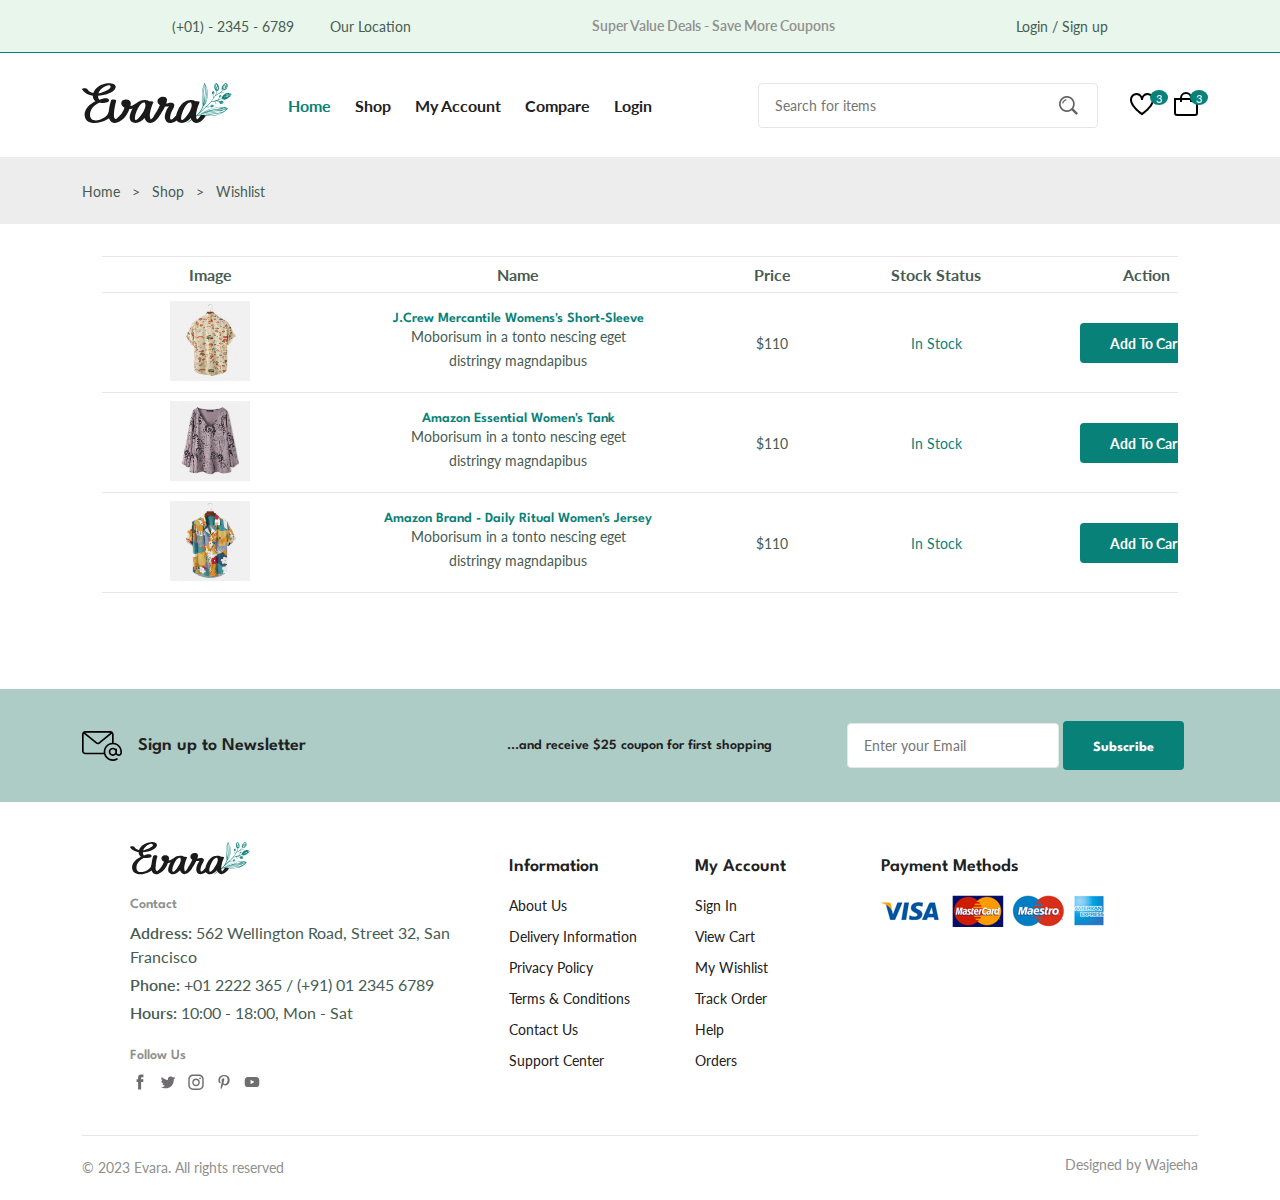
<file: ecommerce website/wishlist.html>
<!DOCTYPE html>
<html lang="en">
<head>
<meta charset="UTF-8">
<meta name="viewport" content="width=device-width, initial-scale=1.0">
<link rel="stylesheet" href="https://cdnjs.cloudflare.com/ajax/libs/font-awesome/4.7.0/css/font-awesome.min.css">
<link rel="stylesheet" href="assets/css/styles.css">
<title>Ecommerce Website</title>
</head>
<body>
  <header class="header">
      <div class="header__top">
        <div class="header__container container">
          <div class="header__contact">
            <span>(+01) - 2345 - 6789</span>
            <span>Our Location</span>
          </div>
          <p class="header__alert-news">Super Value Deals - Save More Coupons</p>
          <a href="login-register.html" class="header__top-action">Login / Sign up</a>
        </div>
      </div>
      <nav class="nav container">
        <a href="index.html" class="nav__logo">
          <img src="assets/img/logo.svg" alt="Logo" class="nav__logo-img">
        </a>
         <div class="nav__toggle" id="nav-toggle">
              <img src="assets/img/menu-burger.svg" alt="Menu">
        </div>
        <div class="nav__menu" id="nav-menu">
          <ul class="nav__list">
            <li><a href="index.html" class="nav__link active-link">Home</a></li>
            <li><a href="shop.html" class="nav__link">Shop</a></li>
            <li><a href="accounts.html" class="nav__link">My Account</a></li>
            <li><a href="compare.html" class="nav__link">Compare</a></li>
            <li><a href="login-register.html" class="nav__link">Login</a></li>
          </ul>
          <div class="header__search">
            <input type="text" placeholder="Search for items" class="form__input">
            <button class="search__btn">
              <img src="assets/img/search.png" alt="Search">
            </button>
          </div>
          <div class="header__user-actions">
            <a href="wishlist.html" class="header__action-btn">
              <img src="assets/img/icon-heart.svg" alt="Wishlist">
              <span class="count">3</span>
            </a>
            <a href="cart.html" class="header__action-btn">
              <img src="assets/img/icon-cart.svg" alt="Cart">
              <span class="count">3</span>
            </a>
          </div>
        </div>
      </nav>
    </header>
<main class="main">
  <section class="breadcrumb section">
    <ul class="breadcrumb__list flex container">
      <li><a href="index.html" class="breadcrumb__link">Home</a></li>
      <li><span class="breadcrumb__link">></span></li>
      <li><span class="breadcrumb__link">Shop</span></li>
      <li><span class="breadcrumb__link">></span></li>
      <li><span class="breadcrumb__link">Wishlist</span></li>
    </ul>
  </section>
  <section class="wishlist section container">
    <div class="table__container">
      <table class="table">
        <tr>
          <th>Image</th>
          <th>Name</th>
          <th>Price</th>
          <th>Stock Status</th>
          <th>Action</th>
          <th>Remove</th>
        </tr>
        <tr>
          <td><img src="assets/img/product-1-2.jpg" class="table__img"></td>
          <td>
            <h3 class="table__title">J.Crew Mercantile Womens's Short-Sleeve</h3>
            <p class="table__description">Moborisum in a tonto nescing eget distringy magndapibus</p>
          </td>
          <td><span class="table__price">$110</span></td>
          <td><span class="table__stock">In Stock</span></td>
          <td><a href="#" class="btn btn--sm">Add To Cart</a></td>
          <td><i class="fa fa-trash-o table__trash"></i></td>
        </tr>
        <tr>
          <td><img src="assets/img/product-7-1.jpg" class="table__img"></td>
          <td>
            <h3 class="table__title">Amazon Essential Women's Tank</h3>
            <p class="table__description">Moborisum in a tonto nescing eget distringy magndapibus</p>
          </td>
          <td><span class="table__price">$110</span></td>
          <td><span class="table__stock">In Stock</span></td>
          <td><a href="#" class="btn btn--sm">Add To Cart</a></td>
          <td><i class="fa fa-trash-o table__trash"></i></td>
        </tr>
        <tr>
          <td><img src="assets/img/product-2-1.jpg" class="table__img"></td>
          <td>
            <h3 class="table__title">Amazon Brand - Daily Ritual Women's Jersey</h3>
            <p class="table__description">Moborisum in a tonto nescing eget distringy magndapibus</p>
          </td>
          <td><span class="table__price">$110</span></td>
          <td><span class="table__stock">In Stock</span></td>
          <td><a href="#" class="btn btn--sm">Add To Cart</a></td>
          <td><i class="fa fa-trash-o table__trash"></i></td>
        </tr>
      </table>
    </div>
  </section>
  <section class="newsletter section home__newsletter">
    <div class="newsletter__container container grid">
      <h3 class="newsletter__title flex">
        <img src="assets/img/icon-email.svg" class="newsletter__icon" alt="Email Icon">
        Sign up to Newsletter
      </h3>
      <p class="newsletter__description">...and receive $25 coupon for first shopping</p>
      <form class="newsletter__form fle">
        <input type="text" placeholder="Enter your Email" class="form__input">
        <button type="submit" class="btn">Subscribe</button>
      </form>
    </div>
  </section>
</main>
<footer class="footer container">
  <div class="footer__container grid">
    <div class="footer__content">
      <a href="index.html" class="footer__logo">
        <img src="assets/img/logo.svg" alt="Logo" class="footer__logo-img">
      </a>
      <h4 class="footer__subtitle">Contact</h4>
      <p class="footer__description"><span>Address:</span> 562 Wellington Road, Street 32, San Francisco</p>
      <p class="footer__description"><span>Phone:</span> +01 2222 365 / (+91) 01 2345 6789</p>
      <p class="footer__description"><span>Hours:</span> 10:00 - 18:00, Mon - Sat</p>
      <div class="footer__social">
        <h4 class="footer__subtitle">Follow Us</h4>
        <div class="footer__social-links flex">
          <a href="#"><img src="assets/img/icon-facebook.svg" alt="Facebook" class="footer__social-icon"></a>
          <a href="#"><img src="assets/img/icon-twitter.svg" alt="Twitter" class="footer__social-icon"></a>
          <a href="#"><img src="assets/img/icon-instagram.svg" alt="Instagram" class="footer__social-icon"></a>
          <a href="#"><img src="assets/img/icon-pinterest.svg" alt="Pinterest" class="footer__social-icon"></a>
          <a href="#"><img src="assets/img/icon-youtube.svg" alt="YouTube" class="footer__social-icon"></a>
        </div>
      </div>
    </div>
    <div class="footer__content">
      <h3 class="footer__title">Information</h3>
      <ul class="footer__links">
        <li><a href="#" class="footer__link">About Us</a></li>
        <li><a href="#" class="footer__link">Delivery Information</a></li>
        <li><a href="#" class="footer__link">Privacy Policy</a></li>
        <li><a href="#" class="footer__link">Terms & Conditions</a></li>
        <li><a href="#" class="footer__link">Contact Us</a></li>
        <li><a href="#" class="footer__link">Support Center</a></li>
      </ul>
    </div>
    <div class="footer__content">
      <h3 class="footer__title">My Account</h3>
      <ul class="footer__links">
        <li><a href="#" class="footer__link">Sign In</a></li>
        <li><a href="#" class="footer__link">View Cart</a></li>
        <li><a href="#" class="footer__link">My Wishlist</a></li>
        <li><a href="#" class="footer__link">Track Order</a></li>
        <li><a href="#" class="footer__link">Help</a></li>
        <li><a href="#" class="footer__link">Orders</a></li>
      </ul>
    </div>
    <div class="footer__content">
      <h3 class="footer__title">Payment Methods</h3>
      <img src="assets/img/payment-method.png" alt="Payment Methods" class="payment__img">
    </div>
  </div>
  <div class="footer__bottom">
    <p class="copyright">&copy; 2023 Evara. All rights reserved</p>
    <span class="designer">Designed by Wajeeha</span>
  </div>
</footer>
<script src="assets/js/main.js"></script>
</body>
</html>
</file>
<file: ecommerce website/assets/css/styles.css>
@import url('https://fonts.googleapis.com/css2?family=Lato:wght@400;700&family=Spartan:wght@400;500;600;700&display=swap');

:root {
  --header-height:4rem;
  --first-color:hsl(176,88%,27%);
  --first-color-alt:hsl(129,44%,94%);
  --second-color:hsl(34,94%,87%);
  --title-color:hsl(0,0%,13%);
  --text-color:hsl(154,13%,32%);
  --text-color-light:hsl(60,1%,56%);
  --body-color:hsl(0,0%,100%);
  --container-color:hsl(0,0%,93%);
  --border-color:hsl(129,36%,85%);
  --border-color-alt:hsl(113,15%,90%);
  --body-font:'Lato','sans-serif';
  --second-font:'Spartan','sans-serif';
  --big-font-size:3rem;
  --h1-font-size:2.75rem;
  --h2-font-size:2rem;
  --h3-font-size:1.75rem;
  --h4-font-size:1.375rem;
  --large-font-size:1.125rem;
  --normal-font-size:1rem;
  --small-font-size:0.875rem;
  --smaller-font-size:0.75rem;
  --tiny-font-size:0.6875rem;
  --weight-400:400;
  --weight-500:500;
  --weight-600:600;
  --weight-700:700;
  --transition:cubic-bezier(0,0,0.5,1);
}

@media screen and (max-width:1200px){
  :root{
    --big-font-size:2.25rem;
    --h1-font-size:2rem;
    --h2-font-size:1.375rem;
    --h3-font-size:1.25rem;
    --h4-font-size:1.125rem;
    --large-font-size:1rem;
    --normal-font-size:0.9375rem;
    --small-font-size:0.8125rem;
    --smaller-font-size:0.6875rem;
    --tiny-font-size:0.625rem;
  }
}

*{
  margin:0;
  padding:0;
  box-sizing:border-box;
}

input,textarea,body{
  color:var(--text-color);
  font-family:var(--body-font);
  font-size:var(--normal-font-size);
  font-weight:var(--weight-400);
}

body{
  background-color:var(--body-color);
}

h1,h2,h3,h4{
  font-family:var(--second-font);
  color:var(--title-color);
  font-weight:var(--weight-600);
}

ul{
  list-style:none;
}

a{
  text-decoration:none;
}

p{
  line-height:1.5rem;
}

img{
  max-width:100%;
}

button,textarea,input{
  background-color:transparent;
  border:none;
  outline:none;
}

table{
  width:100%;
  border-collapse:collapse;
}

.container{
  max-width:1320px;
  margin-inline:auto;
  padding-inline:0.75rem;
}

.grid{
  display:grid;
  gap:2rem;
}

.section--lg{
  padding-block:2rem;
}

.section{
  padding-block:2rem;
  padding-inline:2rem;
}

.section__title{
  font-size:var(--h4-font-size);
  margin-bottom:1.5rem;
}

.section__title span{
  color:var(--first-color)
}

.form__input{
  border:1px solid var(--border-color-alt);
  padding-inline:1rem;
  height:45px;
  border-radius:0.25rem;
  font-size:var(--small-font-size);
}

.new__price{
  color:var(--first-color);
  font-size:var(--weight-600);
}

.old__price{
  color:var(--text-color-light);
  font-size:var(--small-font-size);
  text-decoration:line-through;
}

.textarea{
  height:200px;
  padding-block:1rem;
  resize:none;
}

.form{
  row-gap:1rem;
}

.form__group{
  grid-template-columns:repeat(2,1fr);
  gap:1rem;
}

.header__top{
  background-color:var(--first-color-alt);
  border-bottom:1px solid var(--first-color);
  padding-block:0.875rem;
}

.header__container{
  display:flex;
  align-items:center;
  justify-content:space-around;
}

.header__contact span:first-child{
  margin-right:2rem;
}

.header__contact,.header__alert-news,.header__top-action{
  font-size:var(--small-font-size);
}

.header__alert-news{
  color:var(--text-color-light);
  font-weight:var(--weight-600);
}

.header__top-action{
  color:var(--text-color);
}

.nav,.nav__menu,.nav__list,.nav__user-action{
  display:flex;
  align-items:center;
  column-gap:1rem;
}

.nav__logo-img{
  width:150px;
}

.nav{
  justify-content:space-between;
  height:calc(var(--header-height) + 2.5rem);
}

.nav__menu{
  flex-grow:1;
  margin-left:2.5rem;
}

.nav__list{
  margin-right:auto;
  column-gap:2.5rem;
}

.nav__link{
  color:var(--title-color);
  font-weight:var(--weight-700);
  transition:all 0.2s var(--transition);
}

.header__search{
  width:340px;
  position:relative;
}

.search__btn{
  position:absolute;
  top:24%;
  right:1.25rem;
  cursor:pointer;
}

.header__user-actions{
  column-gap:1.25rem;
}

.header__action-btn{
  position:relative;
  margin-left:1rem;
}

.header__action-btn img{
  width:24px;
}

.header__action-btn .count{
  position:absolute;
  background-color:var(--first-color);
  color:var(--body-color);
  height:15px;
  width:18px;
  line-height:18px;
  border-radius:50%;
  text-align:center;
  font-size:var(--tiny-font-size);
  top:-0.625rem;
  right:-0.625rem;
}

.header__search .form__input{
  border:1px solid var(--border-color-alt);
  width:100%;
}

.nav__menu-top,.nav__toggle{
  display:none;
}

.nav__menu{
  display:flex;
  align-items:center;
  transition:left 0.3s;
}

.nav__menu ul{
  display:flex;
  list-style:none;
  gap:1.5rem;
}

.nav__toggle{
  display:none;
  cursor:pointer;
}

.active-link,.nav__link:hover{
  color:var(--first-color);
}

.home__container{
  display:grid;
  grid-template-columns:5fr 7fr;
  align-items:center;
  padding-inline:3rem;
}

.home__subtitle,.home__description{
  font-size:var(--large-font-size);
}

.home__subtitle{
  font-family:var(--second-font);
  font-weight:var(--weight-600);
  margin-bottom:1rem;
  display:block;
}

.home__title{
  font-size:var(--h1-font-size);
  font-weight:var(--weight-700);
  line-height:1.4;
}

.home__title span{
  color:var(--first-color);
  font-size:var(--big-font-size);
}

.home__description{
  margin-block:0.5rem 2rem;
}

.home__img{
  justify-self:flex-end;
  max-width:100%;
}

.btn{
  display:inline-block;
  background-color:var(--first-color);
  border:2px solid var(--first-color);
  color:var(--body-color);
  padding-inline:1.75rem;
  height:49px;
  line-height:49px;
  border-radius:0.25rem;
  font-family:var(--second-font);
  font-size:var(--small-font-size);
  font-weight:var(--weight-700);
  transition:all 0.4s var(--transition);
  cursor:pointer;
}

.btn:hover{
  background-color:transparent;
  color:var(--first-color);
}

.btn--md{
  height:45px;
  line-height:42px;
  font-family:var(--body-font);
}

.btn--sm{
  height:40px;
  line-height:38px;
  font-family:var(--body-font);
}

.flex{
  display:flex;
  align-items:center;
  column-gap:0.5rem;
}

.categories{
  overflow:hidden;
}

.category__item{
  text-align:center;
  border:1px solid var(--border-color);
  padding:0.625rem 0.625rem 1.25rem;
  border-radius:1.25rem;
  transition:transform 0.3s var(--transition);
}

.category__item:hover{
  transform:translateY(-5px);
}

.category__img{
  border-radius:0.75rem;
  margin-bottom:1.25rem;
  max-width:100%;
}

.category__title{
  color:var(--text-color);
  font-size:var(--small-font-size);
}

.swiper{
  overflow:initial;
}

.swiper-button-prev,.swiper-button-next{
  top:-1.875rem;
  background-color:var(--first-color-alt);
  border:1px solid var(--border-color);
  width:30px;
  height:30px;
  border-radius:50%;
  color:var(--first-color);
  font-size:var(--tiny-font-size);
}

.swiper-button-prev::after,.swiper-button-next::after{
  content:'';
}

.swiper-button-prev{
  left:initial;
  right:2.5rem;
}

.swiper-button-next{
  right:0;
}

.tab__btns{
  display:flex;
  flex-wrap:wrap;
  gap:0.75rem;
  margin-bottom:2rem;
}

.tab__btn{
  background:var(--container-color);
  color:var(--title-color);
  padding:1rem 1.25rem;
  border-radius:0.25rem;
  font-family:var(--second-font);
  font-size:var(--small-font-size);
  font-weight:var(--weight-600);
  cursor:pointer;
}

.tab__btn.active-tab{
  color:var(--first-color);
  background:var(--second-color);
}

.tab__item{
  display:none;
}

.tab__item.active-tab{
  display:block;
}

.products__container.grid{
  grid-template-columns:repeat(auto-fill,minmax(200px,1fr));
}

.product__item{
  background:#fff;
  border-radius:12px;
  overflow:hidden;
  box-shadow:0 2px 8px rgba(0,0,0,0.08);
  position:relative;
}

.product__banner{
  position:relative;
  overflow:hidden;
}

.product__images{
  display:block;
  position:relative;
}

.product__image{
  width:100%;
  display:block;
  transition:opacity 0.4s ease;
}

.product__image.hover{
  position:absolute;
  top:0;
  left:0;
  opacity:0;
}

.product__item:hover .product__image.default{
  opacity:0;
}

.product__item:hover .product__image.hover{
  opacity:1;
}

.product__actions{
  position:absolute;
  top:50%;
  left:50%;
  transform:translate(-50%,-50%);
  display:flex;
  gap:0.5rem;
  opacity:0;
  transition:0.3s ease;
}

.product__item:hover .product__actions{
  opacity:1;
}

.action__btn{
  width:40px;
  height:40px;
  background:#fff;
  border-radius:50%;
  display:flex;
  justify-content:center;
  align-items:center;
  color:#333;
  font-size:16px;
  transition:0.3s;
}

.action__btn:hover{
  background:var(--first-color,#ff6a00);
  color:#fff;
}

.product__badge{
  position:absolute;
  top:10px;
  left:10px;
  padding:0.25rem 0.5rem;
  font-size:12px;
  border-radius:4px;
  color:#fff;
  font-weight:bold;
}

.light-pink{background:#ff6fa5;}
.light-green{background:#4caf50;}
.light-blue{background:#2196f3;}
.light-orange{background:#ff9800;}
.light-red{background:#f44336;}
.light-yellow{background:#ffeb3b;color:#333;}
.light-purple{background:#9c27b0;}
.light-teal{background:#009688;}

.product__content{
  padding:1rem;
  position:relative;
}

.product__category{
  font-size:13px;
  color:#888;
}

.product__title{
  font-size:16px;
  margin:0.5rem 0;
}

.product__rating{
  color:#ff9800;
  font-size:14px;
}

.product__price{
  margin-top:0.5rem;
  font-weight:bold;
}

.new__price{
  color:var(--first-color,#ff6a00);
  margin-right:0.5rem;
}

.old__price{
  color:#aaa;
  text-decoration:line-through;
}

.cart__btn{
  position:absolute;
  bottom:1rem;
  right:1rem;
  background:var(--first-color,#ff6a00);
  color:#fff;
}

.cart__btn:hover{
  background:#e85a00;
}

.deals__container{
  grid-template-columns:repeat(2,1fr);
}

.deals__item{
  padding:3rem;
  background-size:cover;
  background-position:center;
  display:flex;
  flex-direction:column;
  gap:1.5rem;
  border-radius:0.5rem;
}

.deals__item:nth-child(1){
  background-image:url(../img/deals-1.jpg);
}

.deals__item:nth-child(2){
  background-image:url(../img/deals-2.png);
}

.deals__brand{
  color:var(--first-color);
  font-size:var(--h4-font-size);
  margin-bottom:0.25rem;
}

.deals__category{
  font-family:var(--second-font);
  font-size:var(--small-font-size);
}

.deals__title{
  max-width:240px;
  font-size:var(--large-font-size);
  font-weight:var(--weight-400);
  line-height:1.3;
}

.deals__price .new__price{
  font-size:var(--large-font-size);
  color:hsl(352,100%,60%);
}

.deals__price .old__price{
  font-size:var(--large-font-size);
  text-decoration:line-through;
  color:var(--text-color-light);
}

.countdown{
  display:flex;
  gap:1.5rem;
}

.countdown__period{
  background:var(--first-color);
  color:var(--body-color);
  width:60px;
  height:50px;
  line-height:50px;
  border-radius:0.25rem;
  font-size:var(--large-font-size);
  font-weight:var(--weight-600);
  margin-bottom:0.5rem;
  text-align:center;
}

.unit{
  font-size:var(--small-font-size);
  text-align:center;
  display:block;
}

.new__arrivals{
  overflow:hidden;
}

.showcase__container{
  grid-template-columns:repeat(4,1fr);
}

.showcase__wrapper .section__title{
  font-size:var(--normal-font-size);
  border-bottom:1px solid var(--border-color-alt);
  padding-bottom:0.75rem;
  margin-bottom:1.5rem;
  position:relative;
}

.showcase__wrapper .section__title::before{
  content:'';
  position:absolute;
  left:0;
  bottom:0;
  width:50px;
  height:2px;
  background-color:var(--first-color);
}

.showcase__item{
  display:flex;
  align-items:center;
  column-gap:1rem;
  margin-bottom:1rem;
}

.showcase__img{
  width:80px;
  border-radius:0.25rem;
}

.showcase__content{
  flex:1;
}

.showcase__title{
  font-size:var(--small-font-size);
  font-weight:var(--weight-500);
  margin-bottom:0.5rem;
}

.showcase__price{
  display:flex;
  gap:0.5rem;
  align-items:center;
}

.newsletter{
  background-color:hsl(166,23%,74%);
  padding:2rem 0;
}

.home__newsletter{
  margin-top:2rem;
}

.newsletter__container{
  grid-template-columns:repeat(3,1fr);
  align-items:center;
}

.newsletter__title{
  display:flex;
  align-items:center;
  gap:1rem;
  font-size:var(--large-font-size);
}

.newsletter__icon{
  width:40px;
}

.newsletter__description{
  color:var(--title-color);
  font-family:var(--second-font);
  font-size:var(--small-font-size);
  font-weight:var(--weight-600);
  text-align:center;
}

.form__input{
  background-color:white;
}

.footer__container{
  grid-template-columns:4.5fr 2fr 2fr 3.5fr;
  gap:2rem;
  padding:2.5rem 3rem;
}

.footer__logo-img{
  width:120px;
}

.footer__subtitle{
  color:var(--text-color-light);
  font-size:var(--small-font-size);
  margin:1.25rem 0 0.625rem;
}

.footer__description{
  margin-bottom:0.25rem;
}

.footer__description span{
  font-weight:var(--weight-600);
}

.footer__social{
  margin-top:1.5rem;
}

.footer__social-links{
  display:flex;
  gap:0.5rem;
}

.footer__social-icon{
  width:20px;
  opacity:0.7;
  transition:opacity 0.3s;
}

.footer__social-icon:hover{
  opacity:1;
}

.footer__title{
  font-size:var(--large-font-size);
  margin:1rem 0 1.25rem;
}

.footer__links{
  display:flex;
  flex-direction:column;
  gap:0.75rem;
}

.footer__link{
  color:var(--title-color);
  font-size:var(--small-font-size);
  transition:all 0.3s var(--transition);
}

.footer__link:hover{
  color:var(--first-color);
  margin-left:0.25rem;
}

.payment__img{
  max-width:100%;
}

.footer__bottom{
  display:flex;
  justify-content:space-between;
  padding:1.25rem 0;
  border-top:1px solid var(--border-color-alt);
}

.copyright,.designer{
  color:var(--text-color-light);
  font-size:var(--small-font-size);
}

.breadcrumb{
  background-color:var(--container-color);
  padding-block:1.5rem;
}

.breadcrumb__list{
  column-gap:0.75rem;
}

.breadcrumb__link{
  color:var(--text-color);
  font-size:var(--small-font-size);
}

.total__products{
  margin-bottom:2.5rem;
}

.total__products span{
  color:var(--first-color);
  font-weight:var(--weight-600);
}

.panigation{
  display:flex;
  column-gap:0.625rem;
  margin-top:2.75rem;
}

.panigation__link{
  padding:0.75rem;
  width:3px;
  height:34px;
  line-height:34px;
  text-align:center;
  border-radius:0.25rem;
  color:var(--text-color);
  font-size:var(--small-font-size);
  font-weight:var(--weight-700);
  transition:all 0.15s var(--transition);
}

.panigation__link.active,.panigation__link:hover{
  background-color:var(--first-color);
  color:var(--body-color);
}

.details__container{
  grid-template-columns:5.5fr 6.5fr;
}

.details__small-images{
  grid-template-columns:repeat(4,1fr);
  column-gap:0.625rem;
}

.details__img{
  margin-bottom:0.5rem;
}

.details__small-img{
  cursor:pointer;
}

.details__title{
  font-size:var(--h2-font-size);
}

.details__brand{
  font-size:var(--small-font-size);
  margin-block:1rem;
}

.details__brand span{
  color:var(--first-color);
}

.details__price{
  border-top:1px solid var(--border-color-alt);
  border-bottom:1px solid var(--border-color-alt);
  padding-block:1rem;
  column-gap:1rem;
}

.deatils__price .new__price{
  font-size:var(--h2-font-size);
}

.deatils__price .old__price{
  font-size:var(--normal-font-size);
  font-weight:var(--weight-500);
}

.short__description{
  margin-block:1rem 2rem;
}

.list__item,.meta__list{
  font-size:var(--small-font-size);
  margin-bottom:0.75rem;
}

.details__color-title,.details__size-title{
  font-size:var(--small-font-size);
  font-weight:var(--weight-600);
}

.color__list,.size__list{
  display:flex;
  column-gap:0.25rem;
}

.color__link{
  width:26px;
  height:26px;
  border-radius:50%;
  display:block;
}

.size__link{
  border:1px solid var(--border-color-alt);
  padding:0.375rem 0.75rem 0.5rem;
  color:var(--text-color);
  font-size:var(--small-font-size);
}

.details__color,.details__size{
  column-gap:0.75rem;
}

.details__color{
  margin-block:2rem 1.5rem;
}

.details__size{
  margin-bottom:2.5rem;
}

.size-active{
  background-color:var(--first-color);
  color:var(--body-color);
}

.details__action{
  display:flex;
  column-gap:0.375rem;
  margin-bottom:3.25rem;
}

.quantity,.details__action-btn{
  border:1px solid var(--border-color-alt);
  font-size:var(--small-font-size);
}

.quantity{
  max-width:80px;
  padding-block:0.5rem;
  padding-inline:1rem 0.5rem;
  border-radius:0.25rem;
}

.details__meta{
  border-top:1px solid var(--border-color-alt);
  padding-top:1rem;
}

.details__container li{
  list-style-type:none;
}

.detail__tabs{
  display:flex;
  column-gap:1.75rem;
  margin-bottom:3rem;
}

.detail__tab{
  font-family:var(--second-font);
  font-size:var(--large-font-size);
  font-weight:var(--weight-600);
  cursor:pointer;
}

.detail__tab.active-tab{
  color:var(--first-color);
}

.details__tab-content:not(.active-tab){
  display:none;
}

.info__table tr th,.info__table tr td{
  border:1px solid var(--border-color-alt);
  padding:0.65rem 1.25rem;
}

.info__table tr th{
  font-weight:var(--weight-500);
  text-align:left;
}

.info__table tr td{
  color:var(--text-color-light);
}

.reviews__container{
  padding-bottom:3rem;
  row-gap:1.25rem;
  margin-top:2rem;
}

.review__single{
  border-bottom:1px solid var(--border-color-alt);
  padding-bottom:1.25rem;
  display:flex;
  align-items:flex-start;
  column-gap:1.5rem;
}

.review__single:last-child{
  padding-bottom:3rem;
}

.review_img{
  width:70px;
  border-radius:50%;
  margin-bottom:0.5rem;
}

.review__title{
  font-size:var(--tiny-font-size);
}

.review__data{
  width:calc(100% - 94px);
}

.review__description{
  margin-bottom:0.5rem;
}

.review__rating{
  color:hsl(42,100%,50%);
  margin-bottom:0.25rem;
}

.review__rating,.review__data{
  font-size:var(--small-font-size);
}

.review__form-title{
  font-size:var(--large-font-size);
  margin-bottom:1rem;
}

.rate__product{
  margin-bottom:2rem;
}

.table__container{
  overflow-x:auto;
}

.table{
  table-layout:fixed;
  margin-bottom:2rem;
}

.table tr{
  border-top:1px solid var(--border-color-alt);
}

.table tr:last-child{
  border-bottom:1px solid var(--border-color-alt);
}

.table tr th:nth-child(1),.table td th:nth-child(1){
  width:216px;
}

.table tr th:nth-child(2),.table td th:nth-child(2){
  width:400px;
}

.table tr th:nth-child(3),.table td th:nth-child(3){
  width:108px;
}

.table tr th:nth-child(4),.table td th:nth-child(4){
  width:220px;
}

.table tr th:nth-child(5),.table td th:nth-child(5){
  width:200px;
}

.table tr th:nth-child(6),.table td th:nth-child(6){
  width:216px;
}

.table__img{
  width:80px;
}

.table tr th,.table tr td{
  padding:0.5rem;
  text-align:center;
}

.table__title,.table__description,.table__price,.table__subtotal,.table__trash,.table__stock{
  font-size:var(--small-font-size);
}

.table__title,.table__stock{
  color:var(--first-color);
}

.table__description{
  max-width:250px;
  margin-inline:auto;
}

.table__trash{
  color:var(--text-color-light);
}

.cart__actions{
  display:flex;
  justify-content:flex-end;
  flex-wrap:wrap;
  gap:0.75rem;
  margin-bottom:1.5rem;
  margin-top:2rem;
}

.cart__group{
  grid-template-columns:repeat(2,1fr);
  align-items:flex-start;
}

.cart__shipping .section__title,.cart__coupon .section__title,.cart__total .section__title{
  font-size:var(--large-font-size);
  margin-bottom:1rem;
}

.cart__coupon{
  margin-top:3rem;
}

.coupon__form .form__group{
  align-items:center;
}

.cart__total{
  border:1px solid var(--border-color-alt);
  border-radius:0.25rem;
  padding:1.75rem;
}

.cart__total-table{
  margin-bottom:1rem;
}

.cart__total-table tr td{
  border:1px solid var(--border-color-alt);
  padding:0.75rem 0.5rem;
  width:50%;
}

.cart__total-title{
  font-size:var(--small-font-size)
}

.cart__total-price{
  color:var(--first-color);
  font-weight:var(--weight-700);
}

.cart__total .btn{
  display:inline-flex;
}

.checkout__container{
  grid-template-columns:repeat(2,1fr);
}

.checkout__group:nth-child(2){
  border:1px solid var(--border-color-alt);
  padding:2rem;
  border-radius:0.5rem;
}

.order__img{
  width:80px;
}

.checkout__group .section__title{
  font-size:var(--large-font-size);
}

.checkout__title{
  font-size:var(--small-font-size);
}

.order__table tr th,.order__table tr td{
  border:1px solid var(--border-color-alt);
  padding:0.5rem;
  text-align:center;
}

.order__table tr th{
  color:var(--title-color);
  font-size:var(--small-font-size);
}

.order__subtitle{
  font-size:var(--small-font-size);
}

.order__grant-total{
  color:var(--first-color);
  font-size:var(--large-font-size);
  font-weight:var(--weight-700);
}

.payment__method{
  margin-block:2.5rem 2.75rem;
}

.payment__title{
  margin-bottom:1.5rem;
}

.payment__option{
  margin-bottom:1rem;
}

.payment__input{
  accent-color:var(--first-color);
}

.payment__lable{
  font-size:var(--small-font-size);
}

.compare__table tr th,.compare__table tr td{
  padding:0.5rem;
  border:1px solid var(--border-color-alt);
  text-align:center;
}

.compare__table tr th{
  color:var(--text-color-light);
  font-size:var(--small-font-size);
}

.compare__table tr th{
  text-align:center;
}

.compare__colors{
  justify-content:center;
}

.table__weight,.table__dimension{
  font-size:var(--small-font-size);
}

.color-1{background-color:hsl(37,100%,65%);}
.color-2{background-color:hsl(353,100%,65%);}
.color-3{background-color:hsl(49,100%,60%);}

.login-register__container{
  grid-template-columns:repeat(2,1fr);
  align-items:flex-start;
}

.login,.register{
  border:1px solid var(--border-color-alt);
  padding:2rem;
  border-radius:0.5rem;
}

.accounts__container{
  grid-template-columns:4fr 8fr;
}

.account__tabs{
  border:1px solid var(--border-color-alt);
  border-radius:0.25rem;
  display:flex;
  flex-direction:column;
}

.account__tab{
  padding:1rem 2rem;
  color:var(--title-color);
  font-size:var(--small-font-size);
  display:flex;
  align-items:center;
  column-gap:0.625rem;
  cursor:pointer;
}

.account__tab.active-tab{
  background-color:var(--first-color);
  color:var(--body-color);
}

.account__tab:not(:last-child){
  border-bottom:1px solid var(--border-color-alt);
}

.tabs__content{
  display:flex;
  flex-direction:column;
}

.tab__item{
  display:none;
  border:1px solid var(--border-color-alt);
  border-radius:0.25rem;
  padding:1rem;
}

.tab__item.active-tab{
  display:block;
}

.tab__header{
  background-color:var(--container-color);
  border-bottom:1px solid var(--border-color-alt);
  padding:1rem;
  font-size:var(--small-font-size);
}

.placed__order-table th,.placed__order-table td{
  padding:0.5rem;
  border:1px solid var(--border-color-alt);
  font-size:var(--small-font-size);
  text-align:left;
}

.view__order,.edit{
  color:var(--first-color);
  font-size:var(--small-font-size);
}

@media screen and (max-width:1400px){
  .container{
    max-width:1140px;
  }
  .products__container,.showcase__container{
    grid-template-columns:repeat(3,1fr);
  }
  .accounts__container{
    grid-template-columns:3fr 9fr;
  }
}

@media screen and (max-width:1200px){
  .container{
    max-width:960px;
    margin-top:2rem;
  }
  .header__top{
    display:none;
  }
  .nav{
    height:calc(var(--header-height) + 1.5rem);
  }
  .nav__logo-img{
    width:116px;
  }
  .nav__menu{
    position:fixed;
    top:0;
    left:-100%;
    width:250px;
    max-width:400px;
    height:100%;
    padding:2rem 1rem;
    flex-direction:column;
    gap:2rem;
    background:#fff;
    box-shadow:0 0 15px hsla(0,0%,0%,0.1);
    transition:left 0.3s;
    z-index:100;
  }
  .nav__menu.show-menu{
    left:0;
  }
  .nav__menu-top{
    display:flex;
    align-items:center;
    justify-content:space-between;
    width:100%;
    margin-bottom:1.5rem;
  }
  .header__search,.header__user-actions{
    display:flex;
    gap: 1rem;
  }
  .nav__list{
    flex-direction:column;
    align-items:flex-start;
    row-gap:1.5rem;
  }
  .nav__link{
    font-size:1.2rem;
  }
  .nav__toggle{
    display:block;
  }
  .nav__toggle img{
    width:24px;
    height:auto;
  }
  .header__action-btn img{
    width:21px;
  }
  .header__search{
    width:200px;
    position:relative;
  }
  .home__container{
    grid-template-columns:5.5fr 6.5fr;
  }
  .countdown{
    column-gap:1rem;
  }
  .countdown__period{
    width:36px;
    height:36px;
    line-height:36px;
  }
  .countdown__amount::after{
    right:-30%;
    top:14%;
  }
  .swiper-button-next,.swiper-button-prev{
    top:-28px;
    width:26px;
    height:26px;
  }
  .swiper-button-prev{
    right:36px;
  }
  .account__tab{
    padding:0.75rem 1rem;
  }
  .checkout__group:nth-child(2){
    padding:1.5rem;
  }
  .details__brand{
    margin-block:0.75rem;
  }
  .deatils__price{
    padding-block:0.75rem;
  }
  .short__description{
    margin-bottom:1.5rem;
  }
  .details__color{
    margin-block:1.75rem 1.25rem;
  }
  .details__size{
    margin-bottom:2.25rem;
  }
  .details__action{
    margin-bottom:2.75rem;
  }
}

@media screen and (max-width:992px){
  .container{
    max-width:740px;
  }
  .home__container,.newsletter__container,.deals__container,.checkout__container,.accounts__container,.cart__group{
    grid-template-columns:1fr;
  }
  .cart__group{
    row-gap:2.75rem;
  }
  .newsletter__description{
    display:none;
  }
  .home__image{
    justify-self:center;
  }
  .btn{
    height:45px;
    line-height:45px;
  }
  .btn--md{
    height:42px;
    line-height:39px;
  }
  .btn--sm{
    height:38px;
    line-height:35px;
  }
  .products__container,.showcase__container,.footer__container,.details__container{
    grid-template-columns:repeat(2,1fr);
  }
  .login,.register{
    padding:1.25rem;
  }
  .table tr th:nth-child(1),.table td th:nth-child(1){
    width:140px;
  }
  .table tr th:nth-child(2),.table td th:nth-child(2){
    width:330px;
  }
  .table tr th:nth-child(3),.table td th:nth-child(3){
    width:80px;
  }
  .table tr th:nth-child(4),.table td th:nth-child(4){
    width:160px;
  }
  .table tr th:nth-child(5),.table td th:nth-child(5){
    width:160px;
  }
  .table tr th:nth-child(6),.table td th:nth-child(6){
    width:100px;
  }
}

@media screen and (max-width:768px){
  .container{
    max-width:540px;
  }
  .products__container,.showcase__container,.footer__container,.login-register__container,.details__container{
    grid-template-columns:100%;
  }
  .tab__header,.tab__body{
    padding:0.75rem;
  }
  .compare__table tr th{
    display:block;
  }
}

@media screen and (max-width:576px){
  .category__item{
    padding-bottom:1rem;
  }
  .category__img{
    margin-bottom:1rem;
  }
  .deals__item,.checkout__group:nth-child(2){
    padding:1.25rem;
  }
  .panigation{
    column-gap:0.5rem;
    margin-top:2.5rem;
  }
  .panigation__link{
    width:30px;
    height:30px;
    line-height:30px;
  }
  .placed__order-table th,.order__table tr th{
    display:none;
  }
  .placed__order-table tr td,.order__table tr td,.info__table tr th,.info__table tr td{
    display:block;
  }
  .form__group{
    grid-template-columns:1fr;
  }
  .cart__total{
    padding:1.25rem;
  }
  .payment__method{
    padding:2.25rem 2.5rem;
  }
  .detail__tabs{
    column-gap:1.25rem;
    margin-bottom:2.5rem;
  }
  .review__single{
    column-gap:1rem;
  }
  .footer__title{
    margin-top:0.25rem;
  }
  .footer__bottom{
    flex-direction:column;
    align-items:center;
  }
}

@media screen and (max-width:350px){
  .action__btn{
    width:36px;
    height:36px;
    line-height:38px;
  }
  .cart__btn{
    bottom:1.4rem;
    right:1.25rem;
  }
  .showcase__item{
    column-gap:1rem;
  }
  .showcase__img{
    width:70px;
  }
  .showcase__content{
    width:calc(100% - 86px);
  }
  .swiper-button-next,.swiper-button-prev{
    display:none;
  }
  .compare__table tr th,.cart__total-table tr td{
    display:block;
    width:100%;
  }
}
</file>
